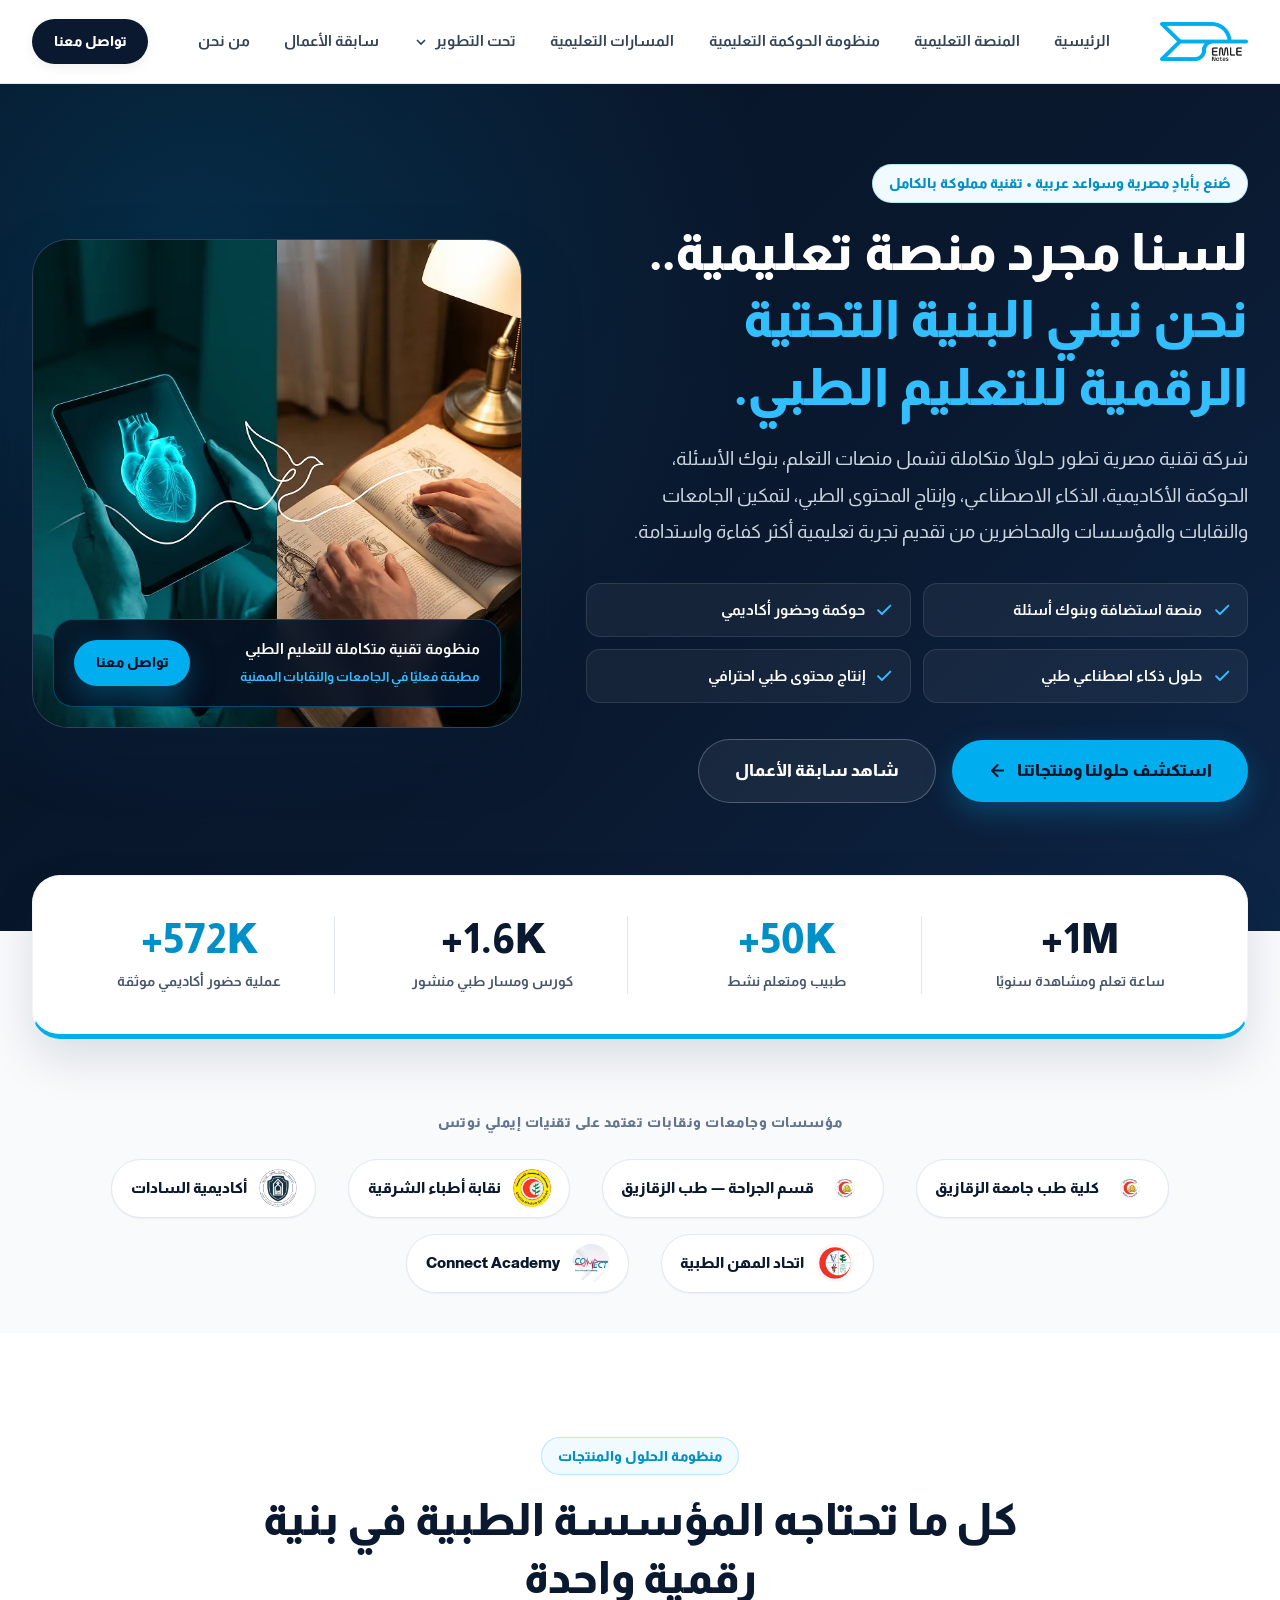
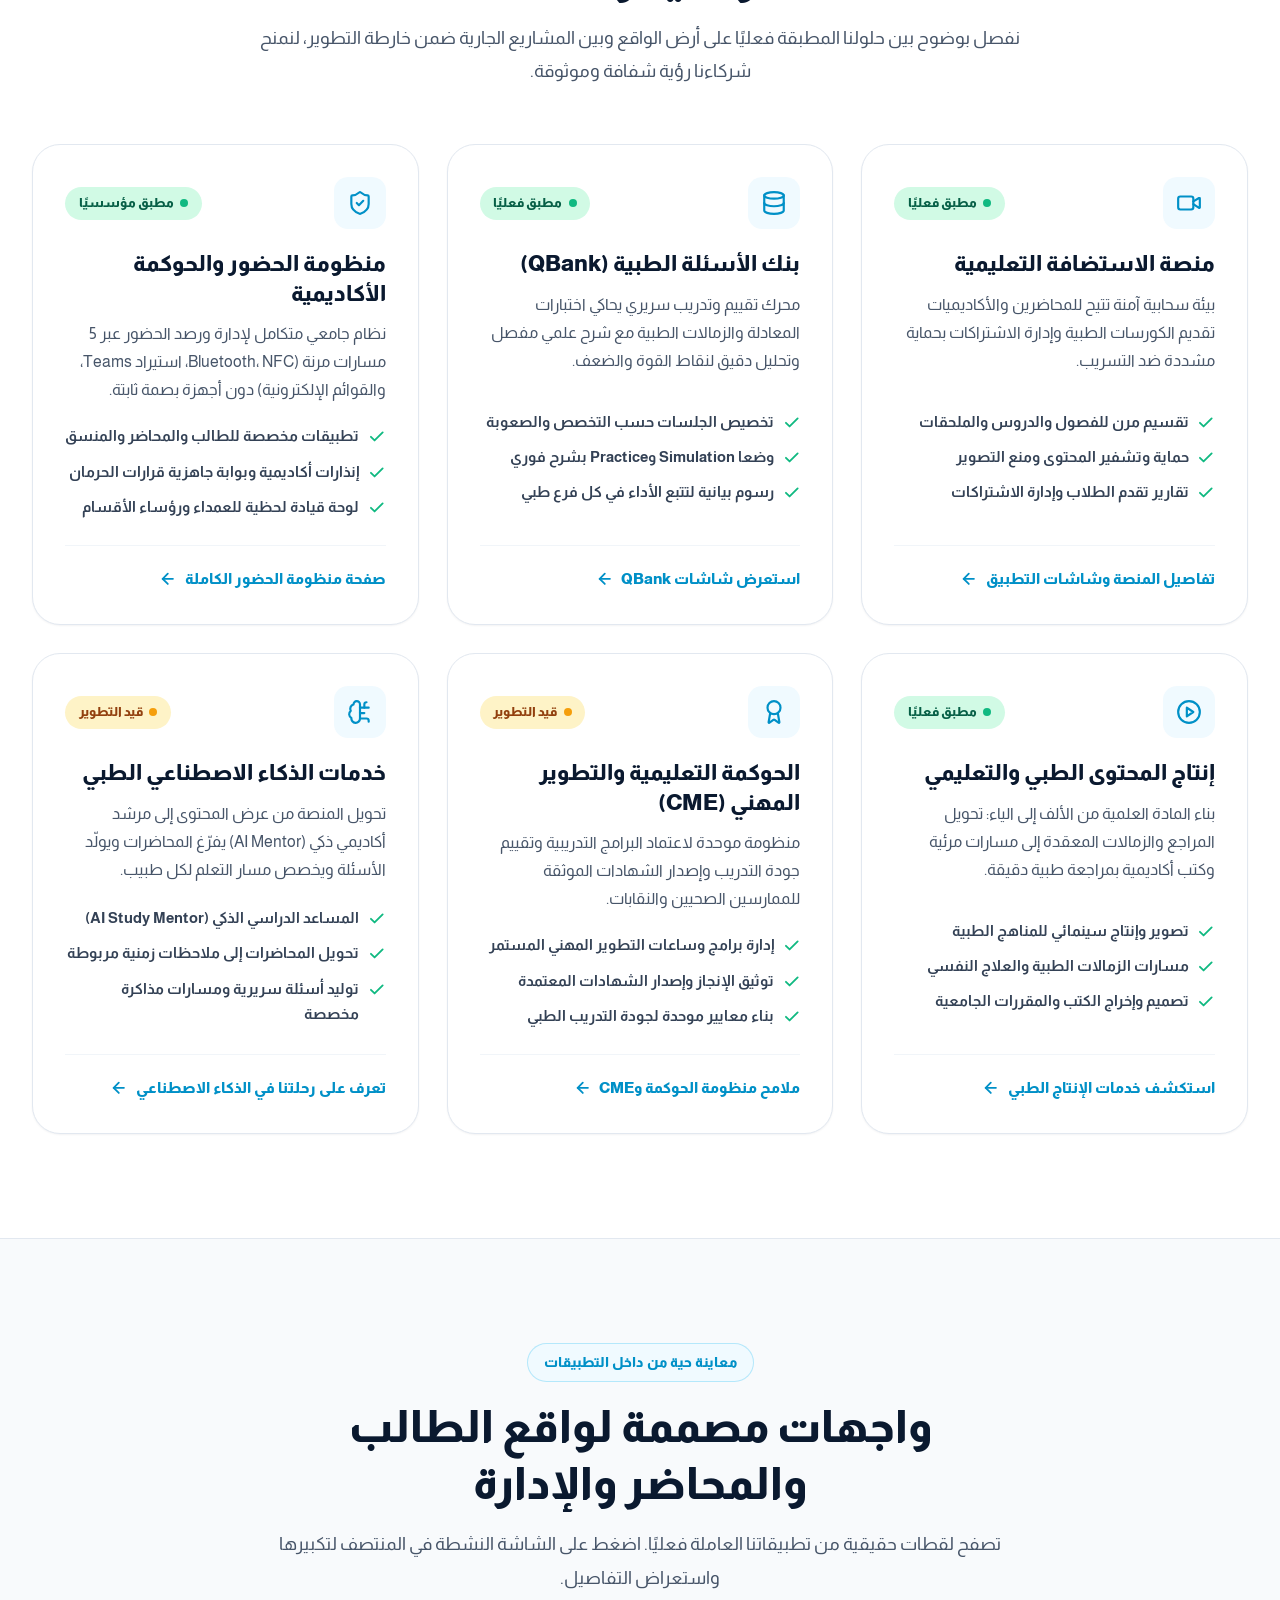
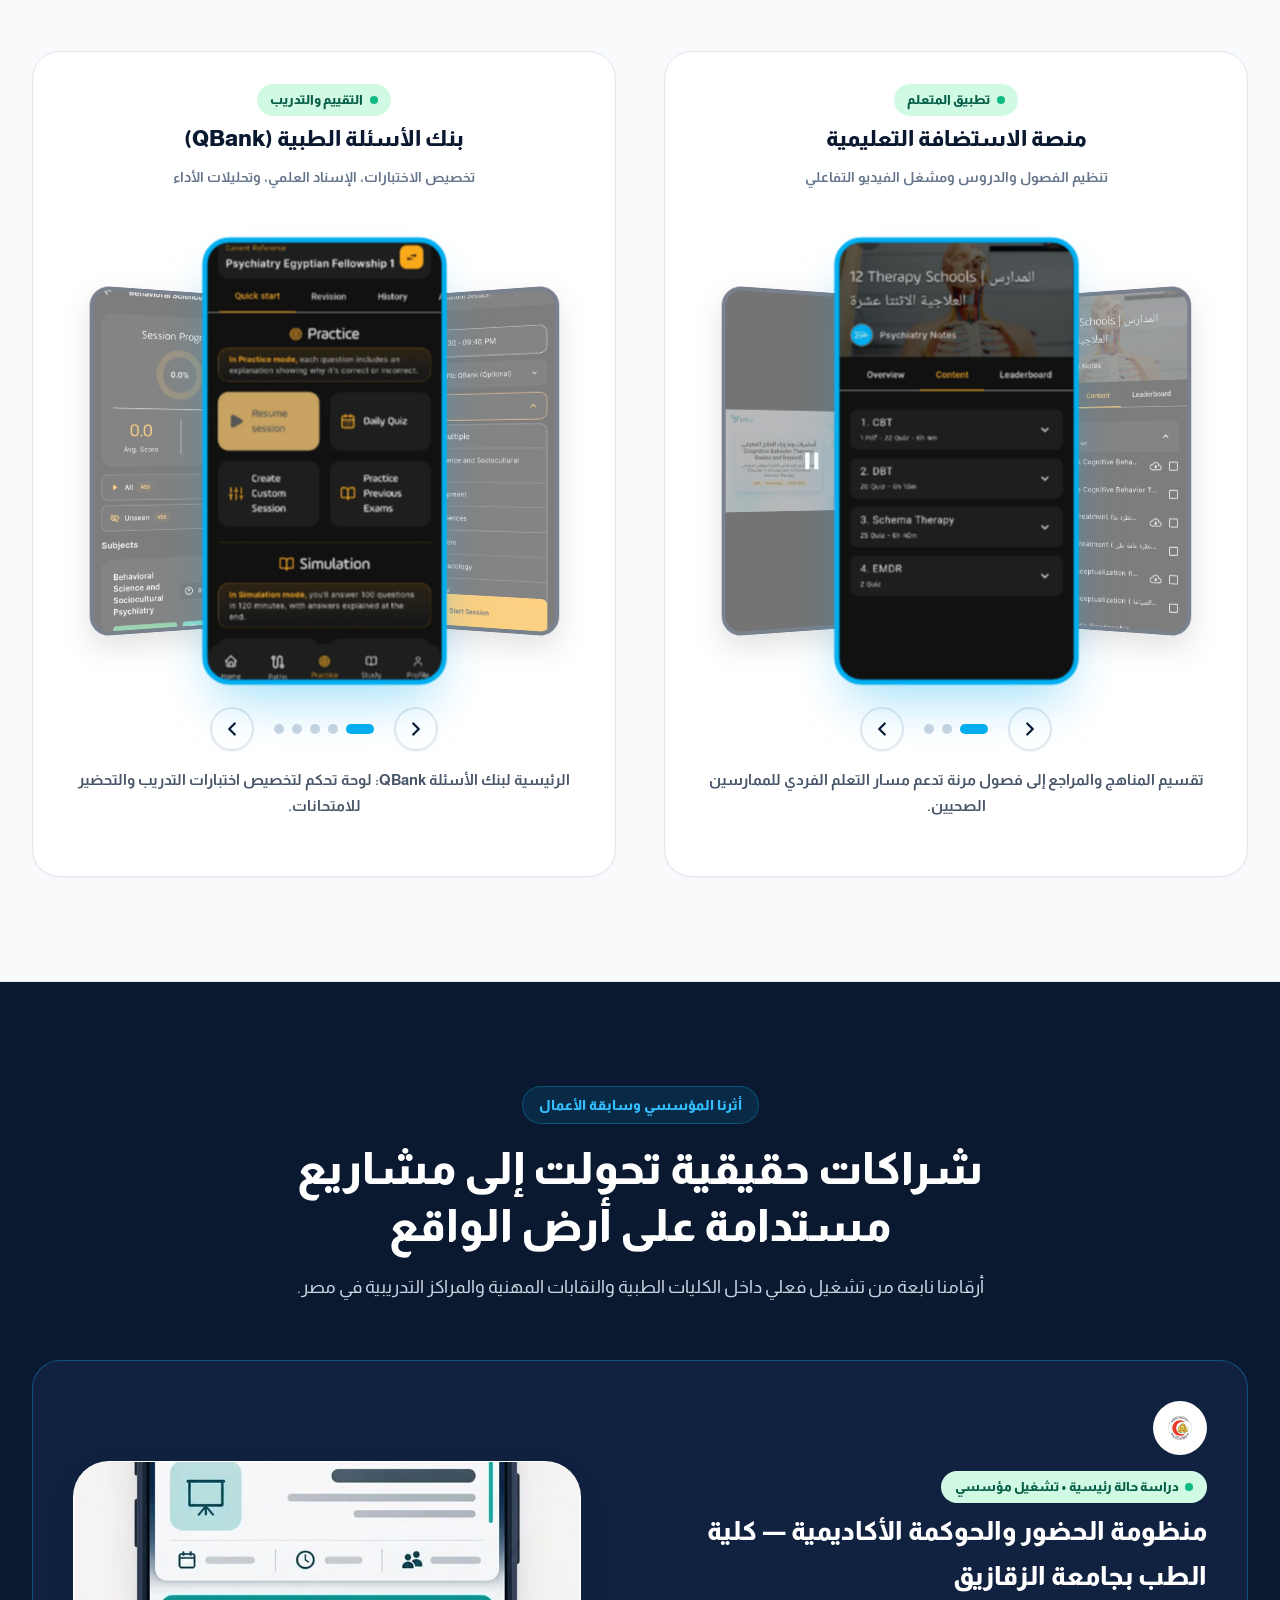
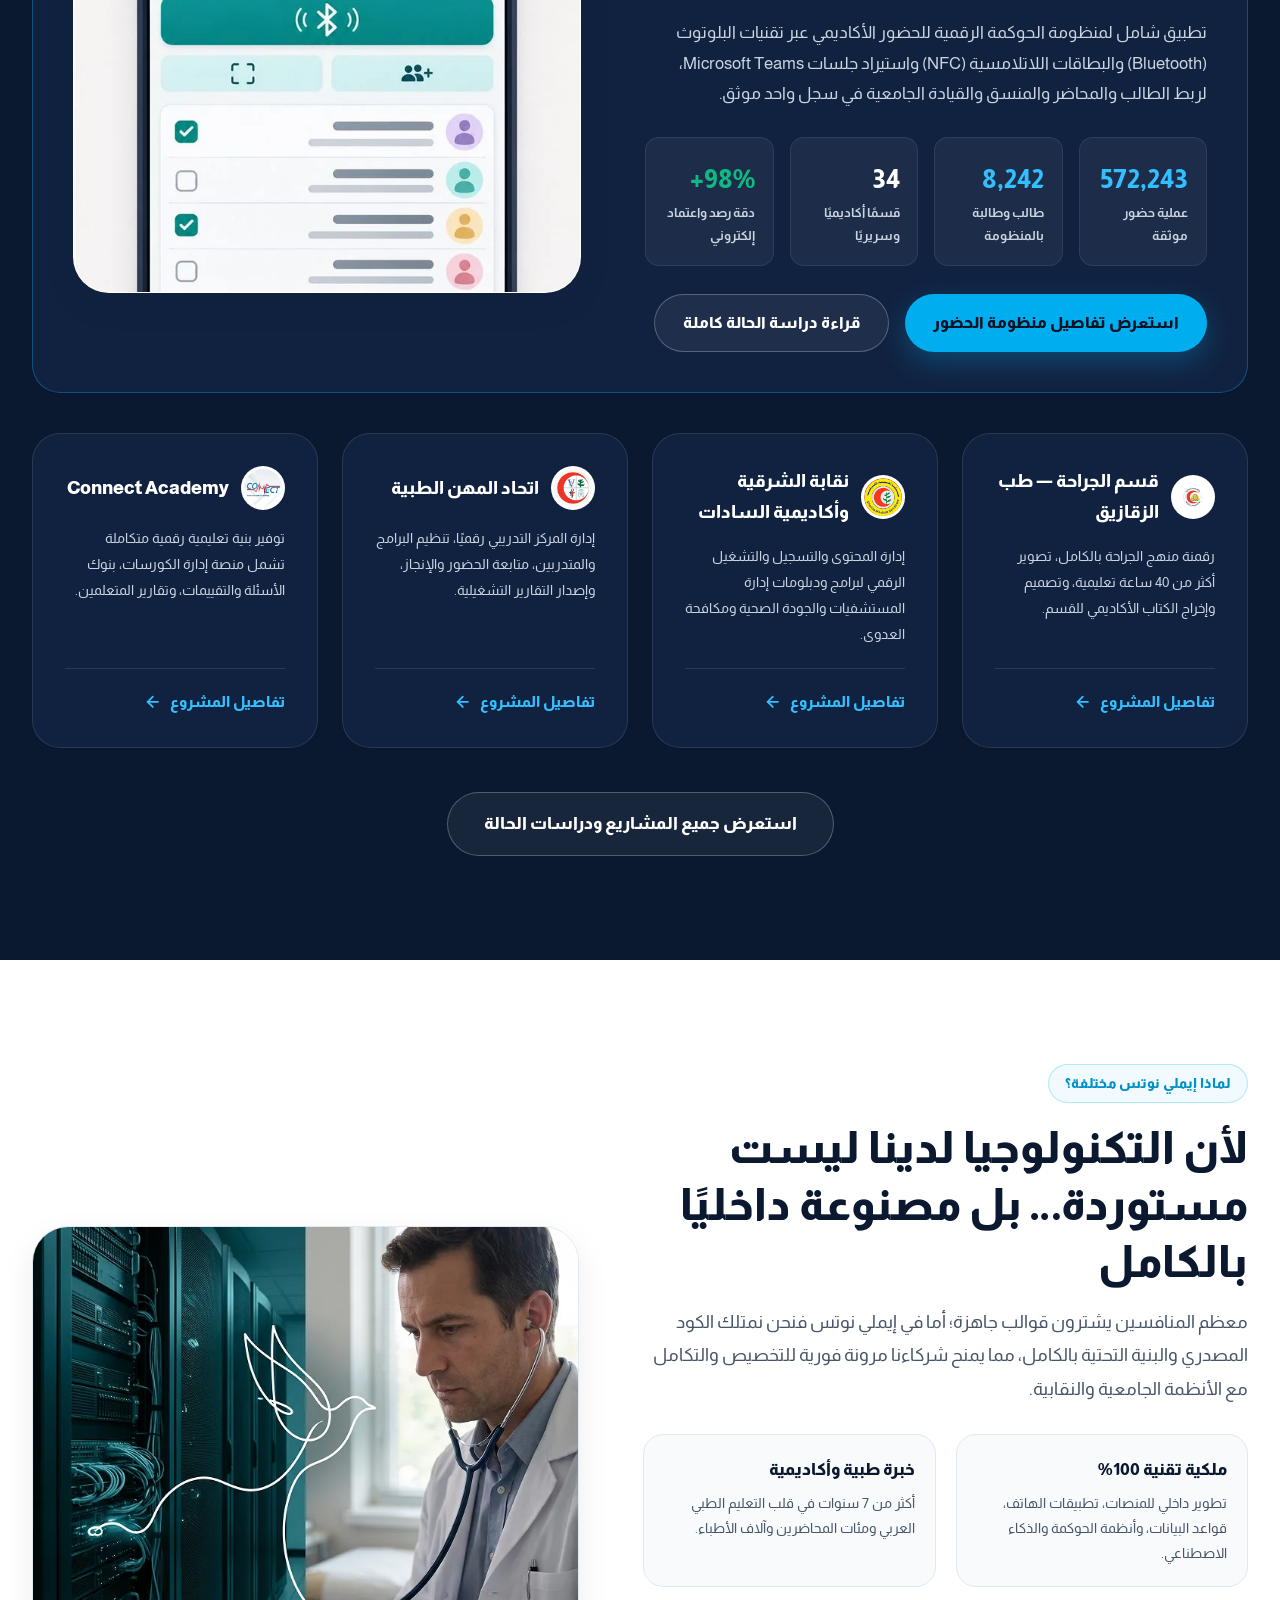
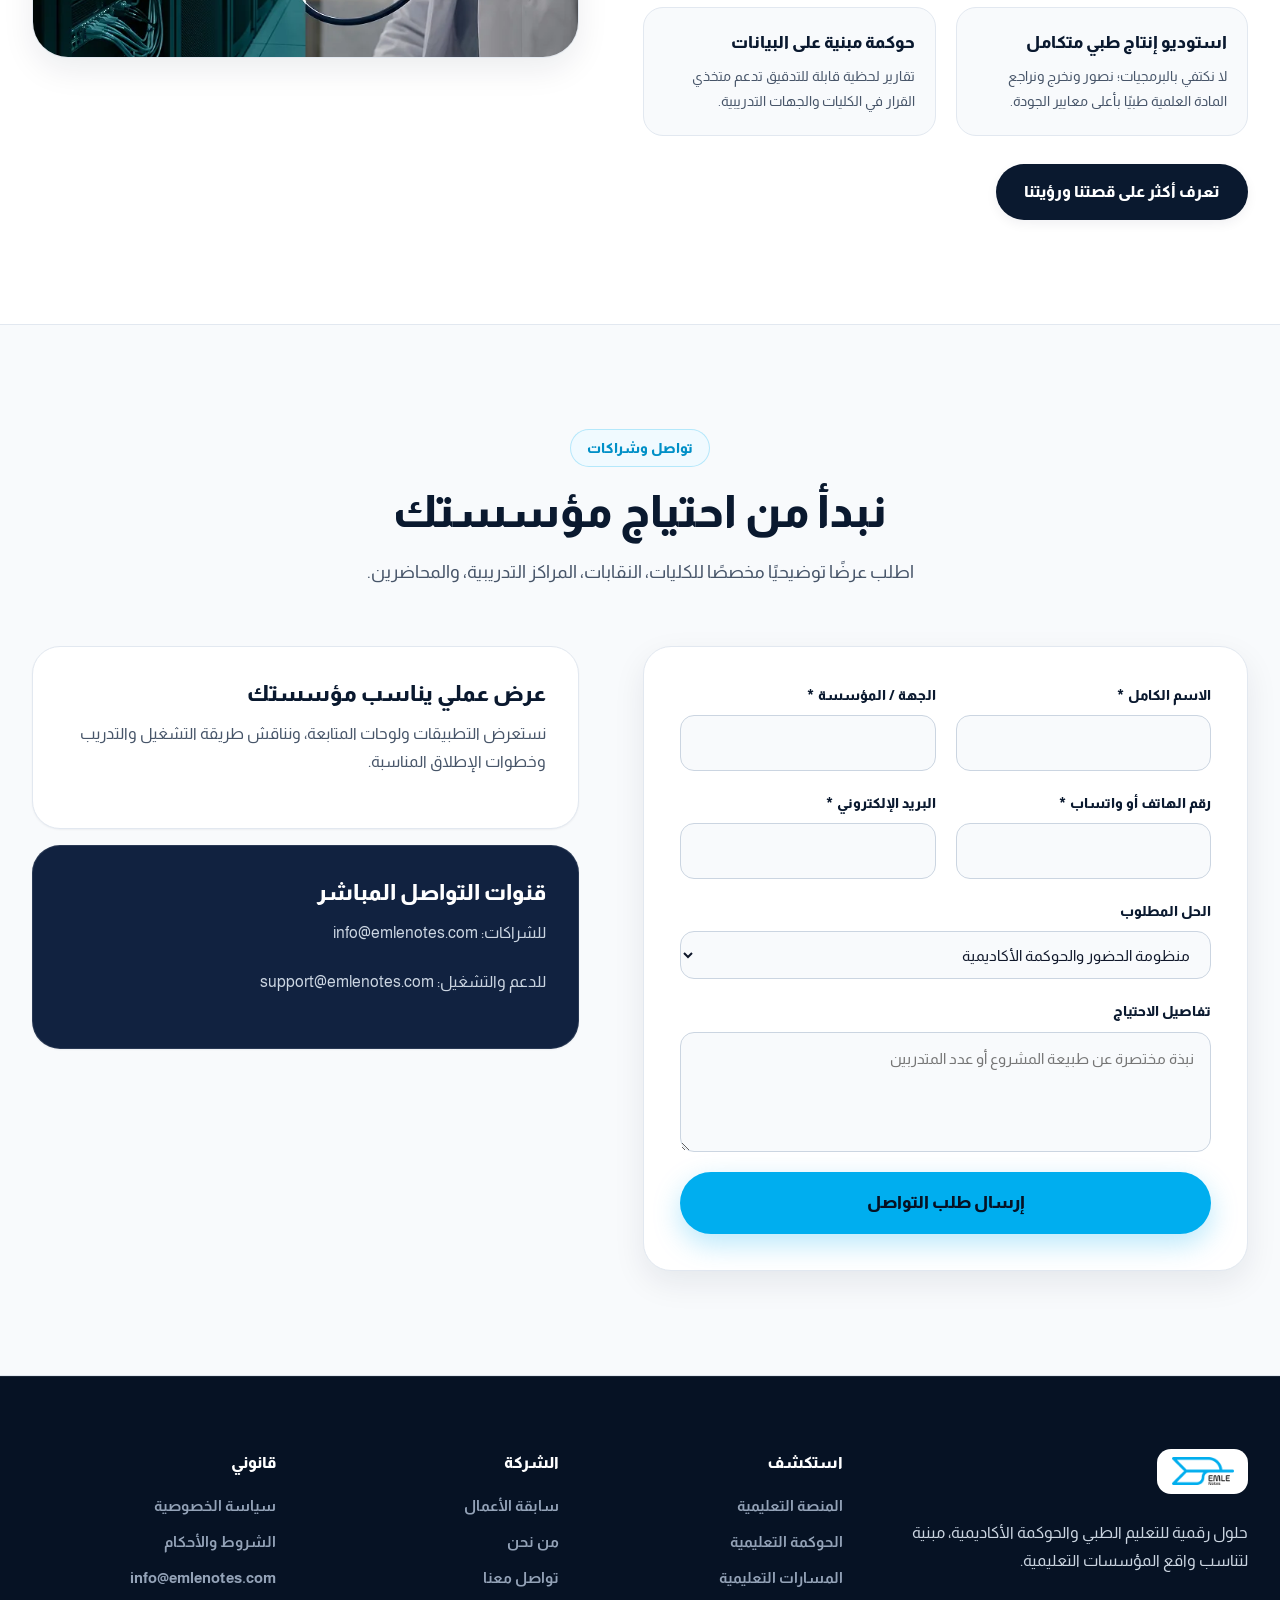
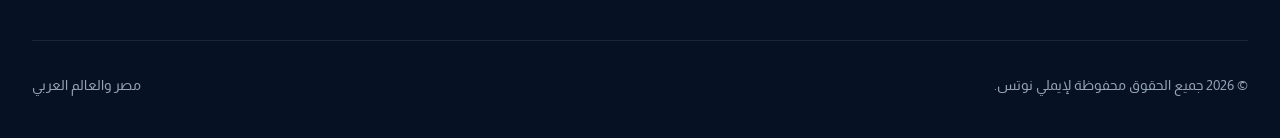
<file: index.html>
<!DOCTYPE html>
<html lang="ar" dir="rtl">
<head>
  <meta charset="UTF-8">
  <meta name="viewport" content="width=device-width, initial-scale=1.0">
  <title>إيملي نوتس | EMLENotes — البنية التحتية الرقمية للتعليم الطبي والحوكمة الأكاديمية</title>
  <meta name="description" content="شركة تقنية مصرية تطور حلولًا متكاملة للتعليم الطبي تشمل منصات الاستضافة، بنوك الأسئلة QBank، الحوكمة الأكاديمية والحضور الذكي، إنتاج المحتوى الطبي، وحلول الذكاء الاصطناعي.">
  <meta name="theme-color" content="#0A192F">

  <!-- Favicons -->
  <link rel="icon" type="image/png" sizes="32x32" href="assets/img/favicon-32.png">
  <link rel="apple-touch-icon" sizes="180x180" href="assets/img/apple-touch-icon.png">

  <!-- Open Graph / Social Sharing -->
  <meta property="og:type" content="website">
  <meta property="og:locale" content="ar_EG">
  <meta property="og:site_name" content="إيملي نوتس | EMLENotes">
  <meta property="og:title" content="إيملي نوتس | البنية التحتية الرقمية للتعليم الطبي">
  <meta property="og:description" content="منصات تعلم، حوكمة أكاديمية، بنوك أسئلة، ذكاء اصطناعي، وإنتاج محتوى طبي للجامعات والنقابات والمؤسسات الصحية.">
  <meta property="og:image" content="assets/img/og-cover.jpg">
  <meta property="og:image:width" content="1200">
  <meta property="og:image:height" content="630">
  <meta name="twitter:card" content="summary_large_image">
  <meta name="twitter:title" content="إيملي نوتس | البنية التحتية الرقمية للتعليم الطبي">
  <meta name="twitter:description" content="شركة تقنية مصرية تبني منصات التعليم الطبي والحوكمة الأكاديمية بملكية تقنية كاملة.">
  <meta name="twitter:image" content="assets/img/og-cover.jpg">

  <!-- Google Fonts: Almarai -->
  <link rel="preconnect" href="https://fonts.googleapis.com">
  <link rel="preconnect" href="https://fonts.gstatic.com" crossorigin>
  <link href="https://fonts.googleapis.com/css2?family=Almarai:wght@300;400;700;800&display=swap" rel="stylesheet">

  <!-- Main Stylesheet -->
  <link rel="stylesheet" href="css/main.css">

  <!-- Structured Data (Schema.org) -->
  <script type="application/ld+json">
  {
    "@context": "https://schema.org",
    "@graph": [
      {
        "@type": "Organization",
        "name": "إيملي نوتس | EMLENotes",
        "alternateName": "EMLENotes",
        "description": "شركة تقنية مصرية متخصصة في بناء البنية التحتية الرقمية للتعليم الطبي والحوكمة الأكاديمية والتطوير المهني المستمر.",
        "logo": "assets/img/emle-logo.webp",
        "areaServed": "EG",
        "knowsAbout": [
          "التعليم الطبي الرقمي",
          "الحوكمة الأكاديمية",
          "بنوك الأسئلة الطبية QBank",
          "أنظمة الحضور والغياب الجامعية عبر Bluetooth وNFC",
          "التطوير المهني المستمر CME",
          "الذكاء الاصطناعي في التعليم الطبي"
        ]
      },
      {
        "@type": "WebSite",
        "name": "إيملي نوتس | EMLENotes",
        "inLanguage": "ar"
      }
    ]
  }
  </script>
</head>
<body>
  <a href="#main-content" class="skip-link">تخطَّ إلى المحتوى الرئيسي</a>

  <!-- =====================================================================
       Header & Multi-Page Navigation
       ===================================================================== -->
  <header class="site-header">
    <div class="container header-inner">
      <a href="index.html" class="brand-logo" aria-label="إيملي نوتس — الصفحة الرئيسية">
        <img src="assets/img/emle-logo.webp" alt="شعار إيملي نوتس EMLENotes" width="140" height="63">
      </a>

      <nav class="main-nav" aria-label="التنقل الرئيسي">
        <a href="index.html" class="nav-link" aria-current="page">الرئيسية</a>
        <a href="about.html" class="nav-link">من نحن</a>

        <div class="nav-dropdown">
          <button type="button" class="nav-link nav-dropdown-toggle" aria-expanded="false" aria-haspopup="true">
            الحلول والمنتجات
            <svg xmlns="http://www.w3.org/2000/svg" viewBox="0 0 24 24" fill="none" stroke="currentColor" stroke-width="2.5" stroke-linecap="round" stroke-linejoin="round" aria-hidden="true"><path d="m6 9 6 6 6-6"/></svg>
          </button>
          <div class="nav-dropdown-menu" role="menu">
            <a href="solutions.html#hosting" class="dropdown-item" role="menuitem">
              <span class="dropdown-item-title">منصة الاستضافة التعليمية <span class="status-badge status-badge--live">مطبق</span></span>
              <span class="dropdown-item-sub">إدارة الكورسات الطبية وحماية المحتوى</span>
            </a>
            <a href="solutions.html#qbank" class="dropdown-item" role="menuitem">
              <span class="dropdown-item-title">بنك الأسئلة الطبية QBank <span class="status-badge status-badge--live">مطبق</span></span>
              <span class="dropdown-item-sub">محاكاة الاختبارات وتحليلات الأداء</span>
            </a>
            <a href="attendance.html" class="dropdown-item" role="menuitem">
              <span class="dropdown-item-title">منظومة الحضور والحوكمة <span class="status-badge status-badge--live">مطبق</span></span>
              <span class="dropdown-item-sub">رصد عبر Bluetooth وNFC وتقارير لحظية</span>
            </a>
            <a href="solutions.html#production" class="dropdown-item" role="menuitem">
              <span class="dropdown-item-title">إنتاج المحتوى الطبي <span class="status-badge status-badge--live">مطبق</span></span>
              <span class="dropdown-item-sub">تصوير ومراجعة علمية وبناء مناهج</span>
            </a>
            <a href="solutions.html#cme-governance" class="dropdown-item" role="menuitem">
              <span class="dropdown-item-title">الحوكمة التعليمية وCME <span class="status-badge status-badge--dev">قيد التطوير</span></span>
              <span class="dropdown-item-sub">اعتماد البرامج المهنية والشهادات</span>
            </a>
            <a href="solutions.html#ai" class="dropdown-item" role="menuitem">
              <span class="dropdown-item-title">حلول الذكاء الاصطناعي <span class="status-badge status-badge--dev">قيد التطوير</span></span>
              <span class="dropdown-item-sub">AI Mentor وتفريغ المحاضرات</span>
            </a>
          </div>
        </div>

        <a href="projects.html" class="nav-link">سابقة الأعمال</a>
        <a href="attendance.html" class="nav-link">منظومة الحضور</a>
        <a href="roadmap.html" class="nav-link">الرؤية وخارطة الطريق</a>
        <a href="contact.html" class="nav-link">تواصل معنا</a>
      </nav>

      <div class="header-actions">
        <a href="projects.html" class="btn btn--outline btn--sm">سابقة الأعمال</a>
        <a href="contact.html" class="btn btn--navy btn--sm">اطلب عرضًا توضيحيًا</a>
      </div>

      <button type="button" id="mobile-menu-toggle" class="mobile-menu-btn" aria-label="فتح القائمة" aria-expanded="false" aria-controls="mobile-drawer">
        <svg xmlns="http://www.w3.org/2000/svg" width="26" height="26" viewBox="0 0 24 24" fill="none" stroke="currentColor" stroke-width="2.2" stroke-linecap="round" stroke-linejoin="round" aria-hidden="true"><path d="M4 6h16"/><path d="M4 12h16"/><path d="M4 18h16"/></svg>
      </button>
    </div>

    <!-- Mobile Navigation Drawer -->
    <div id="mobile-drawer" class="mobile-drawer" aria-label="قائمة الجوال">
      <a href="index.html" class="mobile-nav-link" aria-current="page">الرئيسية</a>
      <a href="about.html" class="mobile-nav-link">من نحن</a>
      <a href="solutions.html" class="mobile-nav-link">الحلول والمنتجات</a>
      <div class="mobile-sublinks">
        <a href="solutions.html#hosting">منصة الاستضافة التعليمية وبنك الأسئلة</a>
        <a href="attendance.html">منظومة الحضور والحوكمة الأكاديمية</a>
        <a href="solutions.html#production">إنتاج المحتوى الطبي والتعليمي</a>
        <a href="solutions.html#cme-governance">نظام الحوكمة وCME (قيد التطوير)</a>
        <a href="solutions.html#ai">خدمات الذكاء الاصطناعي (قيد التطوير)</a>
      </div>
      <a href="projects.html" class="mobile-nav-link">سابقة الأعمال والشراكات</a>
      <a href="roadmap.html" class="mobile-nav-link">الرؤية وخارطة الطريق</a>
      <a href="contact.html" class="mobile-nav-link">تواصل معنا</a>
      <div style="margin-top: 1rem; display: grid; gap: 0.75rem;">
        <a href="contact.html" class="btn btn--primary">اطلب عرضًا توضيحيًا</a>
      </div>
    </div>
  </header>

  <main id="main-content">
    <!-- ===================================================================
         1. Hero Section
         =================================================================== -->
    <section class="hero">
      <div class="container hero-grid">
        <div>
          <span class="eyebrow">صُنع بأيادٍ مصرية وسواعد عربية • تقنية مملوكة بالكامل</span>
          <h1 class="hero-title">
            لسنا مجرد منصة تعليمية..<br>
            <span>نحن نبني البنية التحتية الرقمية للتعليم الطبي.</span>
          </h1>
          <p class="hero-lead">
            شركة تقنية مصرية تطور حلولًا متكاملة تشمل منصات التعلم، بنوك الأسئلة، الحوكمة الأكاديمية، الذكاء الاصطناعي، وإنتاج المحتوى الطبي، لتمكين الجامعات والنقابات والمؤسسات والمحاضرين من تقديم تجربة تعليمية أكثر كفاءة واستدامة.
          </p>

          <div class="hero-pillars" aria-label="ركائز منظومة إيملي نوتس">
            <a href="solutions.html#hosting" class="hero-pillar">
              <svg xmlns="http://www.w3.org/2000/svg" viewBox="0 0 24 24" fill="none" stroke="currentColor" stroke-width="2.5" stroke-linecap="round" stroke-linejoin="round" aria-hidden="true"><path d="M20 6 9 17l-5-5"/></svg>
              <span>منصة استضافة وبنوك أسئلة</span>
            </a>
            <a href="attendance.html" class="hero-pillar">
              <svg xmlns="http://www.w3.org/2000/svg" viewBox="0 0 24 24" fill="none" stroke="currentColor" stroke-width="2.5" stroke-linecap="round" stroke-linejoin="round" aria-hidden="true"><path d="M20 6 9 17l-5-5"/></svg>
              <span>حوكمة وحضور أكاديمي</span>
            </a>
            <a href="solutions.html#ai" class="hero-pillar">
              <svg xmlns="http://www.w3.org/2000/svg" viewBox="0 0 24 24" fill="none" stroke="currentColor" stroke-width="2.5" stroke-linecap="round" stroke-linejoin="round" aria-hidden="true"><path d="M20 6 9 17l-5-5"/></svg>
              <span>حلول ذكاء اصطناعي طبي</span>
            </a>
            <a href="solutions.html#production" class="hero-pillar">
              <svg xmlns="http://www.w3.org/2000/svg" viewBox="0 0 24 24" fill="none" stroke="currentColor" stroke-width="2.5" stroke-linecap="round" stroke-linejoin="round" aria-hidden="true"><path d="M20 6 9 17l-5-5"/></svg>
              <span>إنتاج محتوى طبي احترافي</span>
            </a>
          </div>

          <div class="hero-actions">
            <a href="solutions.html" class="btn btn--primary btn--lg">
              استكشف حلولنا ومنتجاتنا
              <svg class="icon-arrow" xmlns="http://www.w3.org/2000/svg" viewBox="0 0 24 24" fill="none" stroke="currentColor" stroke-width="2.5" stroke-linecap="round" stroke-linejoin="round" aria-hidden="true"><path d="m12 19-7-7 7-7"/><path d="M19 12H5"/></svg>
            </a>
            <a href="projects.html" class="btn btn--outline-light btn--lg">شاهد سابقة الأعمال</a>
          </div>
        </div>

        <div class="hero-visual">
          <div class="hero-visual-frame">
            <img src="assets/img/hero-ecosystem.webp" alt="بوابة طالب الطب والممارس الصحي للوصول لأحدث تقنيات التعليم الطبي الرقمي" width="720" height="720" fetchpriority="high">
            <div class="hero-floating-card">
              <div>
                <strong>منظومة تقنية متكاملة للتعليم الطبي</strong>
                <span>مطبقة فعليًا في الجامعات والنقابات المهنية</span>
              </div>
              <a href="contact.html" class="btn btn--primary btn--sm">تواصل معنا</a>
            </div>
          </div>
        </div>
      </div>
    </section>

    <!-- ===================================================================
         2. Key Metrics Strip (Unified Single Source of Truth)
         =================================================================== -->
    <div class="container stats-overlap">
      <div class="stats-bar" aria-label="أبرز مؤشرات الأثر">
        <div class="stat-item">
          <strong class="stat-number">+1M</strong>
          <p class="stat-label">ساعة تعلم ومشاهدة سنويًا</p>
        </div>
        <div class="stat-item">
          <strong class="stat-number stat-number--cyan">+50K</strong>
          <p class="stat-label">طبيب ومتعلم نشط</p>
        </div>
        <div class="stat-item">
          <strong class="stat-number">+1.6K</strong>
          <p class="stat-label">كورس ومسار طبي منشور</p>
        </div>
        <div class="stat-item">
          <strong class="stat-number stat-number--cyan">+572K</strong>
          <p class="stat-label">عملية حضور أكاديمي موثقة</p>
        </div>
      </div>
    </div>

    <!-- ===================================================================
         3. Institutional Partners Strip
         =================================================================== -->
    <section class="partners-strip" aria-label="مؤسسات تعتمد على تقنياتنا">
      <div class="container">
        <p class="partners-strip-title">مؤسسات وجامعات ونقابات تعتمد على تقنيات إيملي نوتس</p>
        <div class="partners-logos">
          <a href="projects.html#zagazig-attendance" class="partner-pill">
            <img src="assets/img/partner-zagazig.svg" alt="كلية طب جامعة الزقازيق" width="38" height="38" loading="lazy">
            <span>كلية طب جامعة الزقازيق</span>
          </a>
          <a href="projects.html#zagazig-surgery" class="partner-pill">
            <img src="assets/img/partner-zagazig.svg" alt="قسم الجراحة بطب الزقازيق" width="38" height="38" loading="lazy">
            <span>قسم الجراحة — طب الزقازيق</span>
          </a>
          <a href="projects.html#sharkia-sadat" class="partner-pill">
            <img src="assets/img/partner-sharkia.webp" alt="نقابة أطباء الشرقية" width="38" height="38" loading="lazy">
            <span>نقابة أطباء الشرقية</span>
          </a>
          <a href="projects.html#sharkia-sadat" class="partner-pill">
            <img src="assets/img/partner-sadat.webp" alt="أكاديمية السادات للعلوم الإدارية" width="38" height="38" loading="lazy">
            <span>أكاديمية السادات</span>
          </a>
          <a href="projects.html#medical-union" class="partner-pill">
            <img src="assets/img/partner-union.webp" alt="اتحاد نقابات المهن الطبية" width="38" height="38" loading="lazy">
            <span>اتحاد المهن الطبية</span>
          </a>
          <a href="projects.html#connect-academy" class="partner-pill">
            <img src="assets/img/partner-connect.webp" alt="Connect Academy" width="38" height="38" loading="lazy">
            <span>Connect Academy</span>
          </a>
        </div>
      </div>
    </section>

    <!-- ===================================================================
         4. Ecosystem Solutions Overview (Links to dedicated pages)
         =================================================================== -->
    <section id="solutions" class="section section--white">
      <div class="container">
        <div class="section-header">
          <span class="eyebrow">منظومة الحلول والمنتجات</span>
          <h2 class="section-title">كل ما تحتاجه المؤسسة الطبية في بنية رقمية واحدة</h2>
          <p class="section-desc">
            نفصل بوضوح بين حلولنا المطبقة فعليًا على أرض الواقع وبين المشاريع الجارية ضمن خارطة التطوير، لنمنح شركاءنا رؤية شفافة وموثوقة.
          </p>
        </div>

        <div class="grid-3">
          <!-- Solution 1: Hosting Platform -->
          <article class="card">
            <div class="card-top">
              <div class="card-icon" style="margin-bottom:0;">
                <svg xmlns="http://www.w3.org/2000/svg" viewBox="0 0 24 24" fill="none" stroke="currentColor" stroke-width="2" stroke-linecap="round" stroke-linejoin="round" aria-hidden="true"><path d="m16 13 5.223 3.482a.5.5 0 0 0 .777-.416V7.87a.5.5 0 0 0-.752-.432L16 10.5"/><rect x="2" y="6" width="14" height="12" rx="2"/></svg>
              </div>
              <span class="status-badge status-badge--live">مطبق فعليًا</span>
            </div>
            <h3 class="card-title">منصة الاستضافة التعليمية</h3>
            <p class="card-text">بيئة سحابية آمنة تتيح للمحاضرين والأكاديميات تقديم الكورسات الطبية وإدارة الاشتراكات بحماية مشددة ضد التسريب.</p>
            <ul class="card-list">
              <li>
                <svg xmlns="http://www.w3.org/2000/svg" viewBox="0 0 24 24" fill="none" stroke="currentColor" stroke-width="2.5" stroke-linecap="round" stroke-linejoin="round" aria-hidden="true"><path d="M20 6 9 17l-5-5"/></svg>
                تقسيم مرن للفصول والدروس والملحقات
              </li>
              <li>
                <svg xmlns="http://www.w3.org/2000/svg" viewBox="0 0 24 24" fill="none" stroke="currentColor" stroke-width="2.5" stroke-linecap="round" stroke-linejoin="round" aria-hidden="true"><path d="M20 6 9 17l-5-5"/></svg>
                حماية وتشفير المحتوى ومنع التصوير
              </li>
              <li>
                <svg xmlns="http://www.w3.org/2000/svg" viewBox="0 0 24 24" fill="none" stroke="currentColor" stroke-width="2.5" stroke-linecap="round" stroke-linejoin="round" aria-hidden="true"><path d="M20 6 9 17l-5-5"/></svg>
                تقارير تقدم الطلاب وإدارة الاشتراكات
              </li>
            </ul>
            <div class="card-footer">
              <a href="solutions.html#hosting" class="link-arrow">
                تفاصيل المنصة وشاشات التطبيق
                <svg xmlns="http://www.w3.org/2000/svg" viewBox="0 0 24 24" fill="none" stroke="currentColor" stroke-width="2.5" stroke-linecap="round" stroke-linejoin="round" aria-hidden="true"><path d="m12 19-7-7 7-7"/><path d="M19 12H5"/></svg>
              </a>
            </div>
          </article>

          <!-- Solution 2: QBank -->
          <article class="card">
            <div class="card-top">
              <div class="card-icon" style="margin-bottom:0;">
                <svg xmlns="http://www.w3.org/2000/svg" viewBox="0 0 24 24" fill="none" stroke="currentColor" stroke-width="2" stroke-linecap="round" stroke-linejoin="round" aria-hidden="true"><ellipse cx="12" cy="5" rx="9" ry="3"/><path d="M3 5V19A9 3 0 0 0 21 19V5"/><path d="M3 12A9 3 0 0 0 21 12"/></svg>
              </div>
              <span class="status-badge status-badge--live">مطبق فعليًا</span>
            </div>
            <h3 class="card-title">بنك الأسئلة الطبية (QBank)</h3>
            <p class="card-text">محرك تقييم وتدريب سريري يحاكي اختبارات المعادلة والزمالات الطبية مع شرح علمي مفصل وتحليل دقيق لنقاط القوة والضعف.</p>
            <ul class="card-list">
              <li>
                <svg xmlns="http://www.w3.org/2000/svg" viewBox="0 0 24 24" fill="none" stroke="currentColor" stroke-width="2.5" stroke-linecap="round" stroke-linejoin="round" aria-hidden="true"><path d="M20 6 9 17l-5-5"/></svg>
                تخصيص الجلسات حسب التخصص والصعوبة
              </li>
              <li>
                <svg xmlns="http://www.w3.org/2000/svg" viewBox="0 0 24 24" fill="none" stroke="currentColor" stroke-width="2.5" stroke-linecap="round" stroke-linejoin="round" aria-hidden="true"><path d="M20 6 9 17l-5-5"/></svg>
                وضعا Simulation وPractice بشرح فوري
              </li>
              <li>
                <svg xmlns="http://www.w3.org/2000/svg" viewBox="0 0 24 24" fill="none" stroke="currentColor" stroke-width="2.5" stroke-linecap="round" stroke-linejoin="round" aria-hidden="true"><path d="M20 6 9 17l-5-5"/></svg>
                رسوم بيانية لتتبع الأداء في كل فرع طبي
              </li>
            </ul>
            <div class="card-footer">
              <a href="solutions.html#qbank" class="link-arrow">
                استعرض شاشات QBank
                <svg xmlns="http://www.w3.org/2000/svg" viewBox="0 0 24 24" fill="none" stroke="currentColor" stroke-width="2.5" stroke-linecap="round" stroke-linejoin="round" aria-hidden="true"><path d="m12 19-7-7 7-7"/><path d="M19 12H5"/></svg>
              </a>
            </div>
          </article>

          <!-- Solution 3: Academic Attendance & Governance -->
          <article class="card">
            <div class="card-top">
              <div class="card-icon" style="margin-bottom:0;">
                <svg xmlns="http://www.w3.org/2000/svg" viewBox="0 0 24 24" fill="none" stroke="currentColor" stroke-width="2" stroke-linecap="round" stroke-linejoin="round" aria-hidden="true"><path d="M20 13c0 5-3.5 7.5-7.66 8.95a1 1 0 0 1-.67-.01C7.5 20.5 4 18 4 13V6a1 1 0 0 1 1-1c2 0 4.5-1.2 6.24-2.72a1.17 1.17 0 0 1 1.52 0C14.51 3.81 17 5 19 5a1 1 0 0 1 1 1z"/><path d="m9 12 2 2 4-4"/></svg>
              </div>
              <span class="status-badge status-badge--live">مطبق مؤسسيًا</span>
            </div>
            <h3 class="card-title">منظومة الحضور والحوكمة الأكاديمية</h3>
            <p class="card-text">نظام جامعي متكامل لإدارة ورصد الحضور عبر 5 مسارات مرنة (Bluetooth، NFC، استيراد Teams، والقوائم الإلكترونية) دون أجهزة بصمة ثابتة.</p>
            <ul class="card-list">
              <li>
                <svg xmlns="http://www.w3.org/2000/svg" viewBox="0 0 24 24" fill="none" stroke="currentColor" stroke-width="2.5" stroke-linecap="round" stroke-linejoin="round" aria-hidden="true"><path d="M20 6 9 17l-5-5"/></svg>
                تطبيقات مخصصة للطالب والمحاضر والمنسق
              </li>
              <li>
                <svg xmlns="http://www.w3.org/2000/svg" viewBox="0 0 24 24" fill="none" stroke="currentColor" stroke-width="2.5" stroke-linecap="round" stroke-linejoin="round" aria-hidden="true"><path d="M20 6 9 17l-5-5"/></svg>
                إنذارات أكاديمية وبوابة جاهزية قرارات الحرمان
              </li>
              <li>
                <svg xmlns="http://www.w3.org/2000/svg" viewBox="0 0 24 24" fill="none" stroke="currentColor" stroke-width="2.5" stroke-linecap="round" stroke-linejoin="round" aria-hidden="true"><path d="M20 6 9 17l-5-5"/></svg>
                لوحة قيادة لحظية للعمداء ورؤساء الأقسام
              </li>
            </ul>
            <div class="card-footer">
              <a href="attendance.html" class="link-arrow">
                صفحة منظومة الحضور الكاملة
                <svg xmlns="http://www.w3.org/2000/svg" viewBox="0 0 24 24" fill="none" stroke="currentColor" stroke-width="2.5" stroke-linecap="round" stroke-linejoin="round" aria-hidden="true"><path d="m12 19-7-7 7-7"/><path d="M19 12H5"/></svg>
              </a>
            </div>
          </article>

          <!-- Solution 4: Medical Content Production -->
          <article class="card">
            <div class="card-top">
              <div class="card-icon" style="margin-bottom:0;">
                <svg xmlns="http://www.w3.org/2000/svg" viewBox="0 0 24 24" fill="none" stroke="currentColor" stroke-width="2" stroke-linecap="round" stroke-linejoin="round" aria-hidden="true"><circle cx="12" cy="12" r="10"/><polygon points="10 8 16 12 10 16 10 8"/></svg>
              </div>
              <span class="status-badge status-badge--live">مطبق فعليًا</span>
            </div>
            <h3 class="card-title">إنتاج المحتوى الطبي والتعليمي</h3>
            <p class="card-text">بناء المادة العلمية من الألف إلى الياء: تحويل المراجع والزمالات المعقدة إلى مسارات مرئية وكتب أكاديمية بمراجعة طبية دقيقة.</p>
            <ul class="card-list">
              <li>
                <svg xmlns="http://www.w3.org/2000/svg" viewBox="0 0 24 24" fill="none" stroke="currentColor" stroke-width="2.5" stroke-linecap="round" stroke-linejoin="round" aria-hidden="true"><path d="M20 6 9 17l-5-5"/></svg>
                تصوير وإنتاج سينمائي للمناهج الطبية
              </li>
              <li>
                <svg xmlns="http://www.w3.org/2000/svg" viewBox="0 0 24 24" fill="none" stroke="currentColor" stroke-width="2.5" stroke-linecap="round" stroke-linejoin="round" aria-hidden="true"><path d="M20 6 9 17l-5-5"/></svg>
                مسارات الزمالات الطبية والعلاج النفسي
              </li>
              <li>
                <svg xmlns="http://www.w3.org/2000/svg" viewBox="0 0 24 24" fill="none" stroke="currentColor" stroke-width="2.5" stroke-linecap="round" stroke-linejoin="round" aria-hidden="true"><path d="M20 6 9 17l-5-5"/></svg>
                تصميم وإخراج الكتب والمقررات الجامعية
              </li>
            </ul>
            <div class="card-footer">
              <a href="solutions.html#production" class="link-arrow">
                استكشف خدمات الإنتاج الطبي
                <svg xmlns="http://www.w3.org/2000/svg" viewBox="0 0 24 24" fill="none" stroke="currentColor" stroke-width="2.5" stroke-linecap="round" stroke-linejoin="round" aria-hidden="true"><path d="m12 19-7-7 7-7"/><path d="M19 12H5"/></svg>
              </a>
            </div>
          </article>

          <!-- Solution 5: CME & Full Educational Governance -->
          <article class="card">
            <div class="card-top">
              <div class="card-icon" style="margin-bottom:0;">
                <svg xmlns="http://www.w3.org/2000/svg" viewBox="0 0 24 24" fill="none" stroke="currentColor" stroke-width="2" stroke-linecap="round" stroke-linejoin="round" aria-hidden="true"><path d="m15.477 12.89 1.515 8.526a.5.5 0 0 1-.81.47l-3.58-2.687a1 1 0 0 0-1.197 0l-3.586 2.686a.5.5 0 0 1-.81-.469l1.514-8.526"/><circle cx="12" cy="8" r="6"/></svg>
              </div>
              <span class="status-badge status-badge--dev">قيد التطوير</span>
            </div>
            <h3 class="card-title">الحوكمة التعليمية والتطوير المهني (CME)</h3>
            <p class="card-text">منظومة موحدة لاعتماد البرامج التدريبية وتقييم جودة التدريب وإصدار الشهادات الموثقة للممارسين الصحيين والنقابات.</p>
            <ul class="card-list">
              <li>
                <svg xmlns="http://www.w3.org/2000/svg" viewBox="0 0 24 24" fill="none" stroke="currentColor" stroke-width="2.5" stroke-linecap="round" stroke-linejoin="round" aria-hidden="true"><path d="M20 6 9 17l-5-5"/></svg>
                إدارة برامج وساعات التطوير المهني المستمر
              </li>
              <li>
                <svg xmlns="http://www.w3.org/2000/svg" viewBox="0 0 24 24" fill="none" stroke="currentColor" stroke-width="2.5" stroke-linecap="round" stroke-linejoin="round" aria-hidden="true"><path d="M20 6 9 17l-5-5"/></svg>
                توثيق الإنجاز وإصدار الشهادات المعتمدة
              </li>
              <li>
                <svg xmlns="http://www.w3.org/2000/svg" viewBox="0 0 24 24" fill="none" stroke="currentColor" stroke-width="2.5" stroke-linecap="round" stroke-linejoin="round" aria-hidden="true"><path d="M20 6 9 17l-5-5"/></svg>
                بناء معايير موحدة لجودة التدريب الطبي
              </li>
            </ul>
            <div class="card-footer">
              <a href="solutions.html#cme-governance" class="link-arrow">
                ملامح منظومة الحوكمة وCME
                <svg xmlns="http://www.w3.org/2000/svg" viewBox="0 0 24 24" fill="none" stroke="currentColor" stroke-width="2.5" stroke-linecap="round" stroke-linejoin="round" aria-hidden="true"><path d="m12 19-7-7 7-7"/><path d="M19 12H5"/></svg>
              </a>
            </div>
          </article>

          <!-- Solution 6: Medical AI Services -->
          <article class="card">
            <div class="card-top">
              <div class="card-icon" style="margin-bottom:0;">
                <svg xmlns="http://www.w3.org/2000/svg" viewBox="0 0 24 24" fill="none" stroke="currentColor" stroke-width="2" stroke-linecap="round" stroke-linejoin="round" aria-hidden="true"><path d="M12 5a3 3 0 1 0-5.997.125 4 4 0 0 0-2.526 5.77 4 4 0 0 0 .556 6.588A4 4 0 1 0 12 18Z"/><path d="M12 13h4"/><path d="M12 18h6a2 2 0 0 1 2 2v1"/><path d="M12 8h8"/><path d="M16 8V5a2 2 0 0 1 2-2"/></svg>
              </div>
              <span class="status-badge status-badge--dev">قيد التطوير</span>
            </div>
            <h3 class="card-title">خدمات الذكاء الاصطناعي الطبي</h3>
            <p class="card-text">تحويل المنصة من عرض المحتوى إلى مرشد أكاديمي ذكي (AI Mentor) يفرّغ المحاضرات ويولّد الأسئلة ويخصص مسار التعلم لكل طبيب.</p>
            <ul class="card-list">
              <li>
                <svg xmlns="http://www.w3.org/2000/svg" viewBox="0 0 24 24" fill="none" stroke="currentColor" stroke-width="2.5" stroke-linecap="round" stroke-linejoin="round" aria-hidden="true"><path d="M20 6 9 17l-5-5"/></svg>
                المساعد الدراسي الذكي (AI Study Mentor)
              </li>
              <li>
                <svg xmlns="http://www.w3.org/2000/svg" viewBox="0 0 24 24" fill="none" stroke="currentColor" stroke-width="2.5" stroke-linecap="round" stroke-linejoin="round" aria-hidden="true"><path d="M20 6 9 17l-5-5"/></svg>
                تحويل المحاضرات إلى ملاحظات زمنية مربوطة
              </li>
              <li>
                <svg xmlns="http://www.w3.org/2000/svg" viewBox="0 0 24 24" fill="none" stroke="currentColor" stroke-width="2.5" stroke-linecap="round" stroke-linejoin="round" aria-hidden="true"><path d="M20 6 9 17l-5-5"/></svg>
                توليد أسئلة سريرية ومسارات مذاكرة مخصصة
              </li>
            </ul>
            <div class="card-footer">
              <a href="solutions.html#ai" class="link-arrow">
                تعرف على رحلتنا في الذكاء الاصطناعي
                <svg xmlns="http://www.w3.org/2000/svg" viewBox="0 0 24 24" fill="none" stroke="currentColor" stroke-width="2.5" stroke-linecap="round" stroke-linejoin="round" aria-hidden="true"><path d="m12 19-7-7 7-7"/><path d="M19 12H5"/></svg>
              </a>
            </div>
          </article>
        </div>
      </div>
    </section>

    <!-- ===================================================================
         5. Interactive App Previews (Hosting, QBank, Attendance)
         =================================================================== -->
    <section class="section section--slate" id="app-previews">
      <div class="container">
        <div class="section-header">
          <span class="eyebrow">معاينة حية من داخل التطبيقات</span>
          <h2 class="section-title">واجهات مصممة لواقع الطالب والمحاضر والإدارة</h2>
          <p class="section-desc">
            تصفح لقطات حقيقية من تطبيقاتنا العاملة فعليًا. اضغط على الشاشة النشطة في المنتصف لتكبيرها واستعراض التفاصيل.
          </p>
        </div>

        <div class="grid-2" style="align-items: start; gap: 3rem;">
          <!-- Coverflow 1: Course Hosting -->
          <div class="card" style="padding: 2rem 1.25rem;">
            <div style="text-align: center; margin-bottom: 1rem;">
              <span class="status-badge status-badge--live" style="margin-bottom: 0.5rem;">تطبيق المتعلم</span>
              <h3 class="card-title">منصة الاستضافة التعليمية</h3>
              <p style="font-size: 0.9rem; color: var(--slate-500); font-weight: 700;">تنظيم الفصول والدروس ومشغل الفيديو التفاعلي</p>
            </div>
            <div class="coverflow-wrapper">
              <div class="coverflow-container" id="coverflow-hosting">
                <div class="coverflow-slide">
                  <img src="assets/img/app-chapters.webp" alt="تقسيم المناهج والمراجع إلى فصول مرنة تدعم مسار التعلم الفردي للممارسين الصحيين." width="360" height="800" loading="lazy">
                </div>
                <div class="coverflow-slide">
                  <img src="assets/img/app-lessons.webp" alt="واجهة تنظيم الدروس والمقاطع التعليمية لتوفير تجربة تصفح سريعة ومنسقة." width="360" height="800" loading="lazy">
                </div>
                <div class="coverflow-slide">
                  <img src="assets/img/app-videos.webp" alt="شاشة عرض الفيديوهات التفاعلية مع دعم الملحقات والملخصات الفورية لكل درس طبي." width="360" height="800" loading="lazy">
                </div>
              </div>
              <div class="coverflow-controls">
                <button type="button" class="coverflow-arrow" data-coverflow-prev="coverflow-hosting" aria-label="الشاشة السابقة">
                  <svg xmlns="http://www.w3.org/2000/svg" width="22" height="22" viewBox="0 0 24 24" fill="none" stroke="currentColor" stroke-width="2.5" stroke-linecap="round" stroke-linejoin="round" aria-hidden="true"><path d="m9 18 6-6-6-6"/></svg>
                </button>
                <div class="coverflow-dots" id="dots-coverflow-hosting"></div>
                <button type="button" class="coverflow-arrow" data-coverflow-next="coverflow-hosting" aria-label="الشاشة التالية">
                  <svg xmlns="http://www.w3.org/2000/svg" width="22" height="22" viewBox="0 0 24 24" fill="none" stroke="currentColor" stroke-width="2.5" stroke-linecap="round" stroke-linejoin="round" aria-hidden="true"><path d="m15 18-6-6 6-6"/></svg>
                </button>
              </div>
              <p id="caption-coverflow-hosting" class="coverflow-caption"></p>
            </div>
          </div>

          <!-- Coverflow 2: QBank -->
          <div class="card" style="padding: 2rem 1.25rem;">
            <div style="text-align: center; margin-bottom: 1rem;">
              <span class="status-badge status-badge--live" style="margin-bottom: 0.5rem;">التقييم والتدريب</span>
              <h3 class="card-title">بنك الأسئلة الطبية (QBank)</h3>
              <p style="font-size: 0.9rem; color: var(--slate-500); font-weight: 700;">تخصيص الاختبارات، الإسناد العلمي، وتحليلات الأداء</p>
            </div>
            <div class="coverflow-wrapper">
              <div class="coverflow-container" id="coverflow-qbank">
                <div class="coverflow-slide">
                  <img src="assets/img/qbank-main.webp" alt="الرئيسية لبنك الأسئلة QBank: لوحة تحكم لتخصيص اختبارات التدريب والتحضير للامتحانات." width="360" height="800" loading="lazy">
                </div>
                <div class="coverflow-slide">
                  <img src="assets/img/qbank-custom.webp" alt="تخصيص جلسات التدريب: تحديد التخصص والمواضيع الطبية ومستوى الصعوبة وعدد الأسئلة." width="360" height="800" loading="lazy">
                </div>
                <div class="coverflow-slide">
                  <img src="assets/img/qbank-explanation.webp" alt="الشرح والإسناد العلمي: مراجعة الإجابات الخاطئة مع إسناد علمي دقيق يبسط الفهم السريري." width="360" height="800" loading="lazy">
                </div>
                <div class="coverflow-slide">
                  <img src="assets/img/qbank-history.webp" alt="سجل جلسات الاختبار: تتبع وتكرار مراجعة الأسئلة لتأكيد الفهم وضمان التقدم المستمر." width="360" height="800" loading="lazy">
                </div>
                <div class="coverflow-slide">
                  <img src="assets/img/qbank-analytics.webp" alt="تحليلات الأداء الذكية: رسم بياني دقيق يحدد نقاط القوة والضعف للطبيب في كل فرع طبي." width="360" height="800" loading="lazy">
                </div>
              </div>
              <div class="coverflow-controls">
                <button type="button" class="coverflow-arrow" data-coverflow-prev="coverflow-qbank" aria-label="الشاشة السابقة">
                  <svg xmlns="http://www.w3.org/2000/svg" width="22" height="22" viewBox="0 0 24 24" fill="none" stroke="currentColor" stroke-width="2.5" stroke-linecap="round" stroke-linejoin="round" aria-hidden="true"><path d="m9 18 6-6-6-6"/></svg>
                </button>
                <div class="coverflow-dots" id="dots-coverflow-qbank"></div>
                <button type="button" class="coverflow-arrow" data-coverflow-next="coverflow-qbank" aria-label="الشاشة التالية">
                  <svg xmlns="http://www.w3.org/2000/svg" width="22" height="22" viewBox="0 0 24 24" fill="none" stroke="currentColor" stroke-width="2.5" stroke-linecap="round" stroke-linejoin="round" aria-hidden="true"><path d="m15 18-6-6 6-6"/></svg>
                </button>
              </div>
              <p id="caption-coverflow-qbank" class="coverflow-caption"></p>
            </div>
          </div>
        </div>
      </div>
    </section>

    <!-- ===================================================================
         6. Flagship Institutional Case Study & Portfolio Highlights
         =================================================================== -->
    <section class="section section--navy" id="impact">
      <div class="container">
        <div class="section-header">
          <span class="eyebrow">أثرنا المؤسسي وسابقة الأعمال</span>
          <h2 class="section-title">شراكات حقيقية تحولت إلى مشاريع مستدامة على أرض الواقع</h2>
          <p class="section-desc">
            أرقامنا نابعة من تشغيل فعلي داخل الكليات الطبية والنقابات المهنية والمراكز التدريبية في مصر.
          </p>
        </div>

        <!-- Flagship Case Study Banner -->
        <div class="card card--dark" style="padding: 2.5rem; margin-bottom: 2.5rem; border-color: rgba(0, 174, 239, 0.35);">
          <div class="feature-split">
            <div>
              <div style="display: flex; align-items: center; gap: 1rem; margin-bottom: 1.25rem; flex-wrap: wrap;">
                <img src="assets/img/partner-zagazig.svg" alt="كلية الطب البشري جامعة الزقازيق" width="54" height="54" style="background: #fff; border-radius: 50%; padding: 4px;" loading="lazy">
                <div>
                  <span class="status-badge status-badge--live">دراسة حالة رئيسية • تشغيل مؤسسي</span>
                  <h3 style="font-size: 1.6rem; font-weight: 800; color: var(--white); margin-top: 0.35rem;">منظومة الحضور والحوكمة الأكاديمية — كلية الطب بجامعة الزقازيق</h3>
                </div>
              </div>
              <p class="card-text" style="font-size: 1.05rem;">
                تطبيق شامل لمنظومة الحوكمة الرقمية للحضور الأكاديمي عبر تقنيات البلوتوث (Bluetooth) والبطاقات اللاتلامسية (NFC) واستيراد جلسات Microsoft Teams، لربط الطالب والمحاضر والمنسق والقيادة الجامعية في سجل واحد موثق.
              </p>

              <div class="grid-4" style="margin-block: 1.75rem; gap: 1rem;">
                <div style="background: rgba(255,255,255,0.05); padding: 1.1rem; border-radius: var(--radius-md); border: 1px solid rgba(255,255,255,0.08);">
                  <strong style="font-size: 1.65rem; font-weight: 800; color: var(--cyan-400); direction: ltr; display: inline-block;">572,243</strong>
                  <p style="font-size: 0.82rem; color: var(--slate-300); font-weight: 700;">عملية حضور موثقة</p>
                </div>
                <div style="background: rgba(255,255,255,0.05); padding: 1.1rem; border-radius: var(--radius-md); border: 1px solid rgba(255,255,255,0.08);">
                  <strong style="font-size: 1.65rem; font-weight: 800; color: var(--cyan-400); direction: ltr; display: inline-block;">8,242</strong>
                  <p style="font-size: 0.82rem; color: var(--slate-300); font-weight: 700;">طالب وطالبة بالمنظومة</p>
                </div>
                <div style="background: rgba(255,255,255,0.05); padding: 1.1rem; border-radius: var(--radius-md); border: 1px solid rgba(255,255,255,0.08);">
                  <strong style="font-size: 1.65rem; font-weight: 800; color: var(--white); direction: ltr; display: inline-block;">34</strong>
                  <p style="font-size: 0.82rem; color: var(--slate-300); font-weight: 700;">قسمًا أكاديميًا وسريريًا</p>
                </div>
                <div style="background: rgba(255,255,255,0.05); padding: 1.1rem; border-radius: var(--radius-md); border: 1px solid rgba(255,255,255,0.08);">
                  <strong style="font-size: 1.65rem; font-weight: 800; color: var(--emerald-500); direction: ltr; display: inline-block;">+98%</strong>
                  <p style="font-size: 0.82rem; color: var(--slate-300); font-weight: 700;">دقة رصد واعتماد إلكتروني</p>
                </div>
              </div>

              <div style="display: flex; flex-wrap: wrap; gap: 1rem;">
                <a href="attendance.html" class="btn btn--primary">استعرض تفاصيل منظومة الحضور</a>
                <a href="projects.html#zagazig-attendance" class="btn btn--outline-light">قراءة دراسة الحالة كاملة</a>
              </div>
            </div>

            <div class="feature-media" style="border-color: rgba(255,255,255,0.15);">
              <img src="assets/img/attendance-demo.webp" alt="لوحة القيادة الفورية لمنظومة الحضور الأكاديمي بكلية الطب جامعة الزقازيق" width="720" height="540" loading="lazy">
            </div>
          </div>
        </div>

        <!-- Other 4 Portfolio Projects Summary Grid -->
        <div class="grid-4">
          <article class="card card--dark">
            <div style="display: flex; align-items: center; gap: 0.75rem; margin-bottom: 1rem;">
              <img src="assets/img/partner-zagazig.svg" alt="قسم الجراحة طب الزقازيق" width="44" height="44" style="background:#fff; border-radius:50%; padding:3px;" loading="lazy">
              <h3 style="font-size: 1.1rem; font-weight: 800;">قسم الجراحة — طب الزقازيق</h3>
            </div>
            <p class="card-text" style="font-size: 0.9rem;">رقمنة منهج الجراحة بالكامل، تصوير أكثر من 40 ساعة تعليمية، وتصميم وإخراج الكتاب الأكاديمي للقسم.</p>
            <div class="card-footer">
              <a href="projects.html#zagazig-surgery" class="link-arrow">تفاصيل المشروع <svg xmlns="http://www.w3.org/2000/svg" viewBox="0 0 24 24" fill="none" stroke="currentColor" stroke-width="2.5" stroke-linecap="round" stroke-linejoin="round" aria-hidden="true"><path d="m12 19-7-7 7-7"/><path d="M19 12H5"/></svg></a>
            </div>
          </article>

          <article class="card card--dark">
            <div style="display: flex; align-items: center; gap: 0.75rem; margin-bottom: 1rem;">
              <img src="assets/img/partner-sharkia.webp" alt="نقابة أطباء الشرقية" width="44" height="44" style="background:#fff; border-radius:50%; padding:3px;" loading="lazy">
              <h3 style="font-size: 1.1rem; font-weight: 800;">نقابة الشرقية وأكاديمية السادات</h3>
            </div>
            <p class="card-text" style="font-size: 0.9rem;">إدارة المحتوى والتسجيل والتشغيل الرقمي لبرامج ودبلومات إدارة المستشفيات والجودة الصحية ومكافحة العدوى.</p>
            <div class="card-footer">
              <a href="projects.html#sharkia-sadat" class="link-arrow">تفاصيل المشروع <svg xmlns="http://www.w3.org/2000/svg" viewBox="0 0 24 24" fill="none" stroke="currentColor" stroke-width="2.5" stroke-linecap="round" stroke-linejoin="round" aria-hidden="true"><path d="m12 19-7-7 7-7"/><path d="M19 12H5"/></svg></a>
            </div>
          </article>

          <article class="card card--dark">
            <div style="display: flex; align-items: center; gap: 0.75rem; margin-bottom: 1rem;">
              <img src="assets/img/partner-union.webp" alt="اتحاد المهن الطبية" width="44" height="44" style="background:#fff; border-radius:50%; padding:3px;" loading="lazy">
              <h3 style="font-size: 1.1rem; font-weight: 800;">اتحاد المهن الطبية</h3>
            </div>
            <p class="card-text" style="font-size: 0.9rem;">إدارة المركز التدريبي رقميًا، تنظيم البرامج والمتدربين، متابعة الحضور والإنجاز، وإصدار التقارير التشغيلية.</p>
            <div class="card-footer">
              <a href="projects.html#medical-union" class="link-arrow">تفاصيل المشروع <svg xmlns="http://www.w3.org/2000/svg" viewBox="0 0 24 24" fill="none" stroke="currentColor" stroke-width="2.5" stroke-linecap="round" stroke-linejoin="round" aria-hidden="true"><path d="m12 19-7-7 7-7"/><path d="M19 12H5"/></svg></a>
            </div>
          </article>

          <article class="card card--dark">
            <div style="display: flex; align-items: center; gap: 0.75rem; margin-bottom: 1rem;">
              <img src="assets/img/partner-connect.webp" alt="Connect Academy" width="44" height="44" style="background:#fff; border-radius:50%; padding:3px;" loading="lazy">
              <h3 style="font-size: 1.1rem; font-weight: 800;">Connect Academy</h3>
            </div>
            <p class="card-text" style="font-size: 0.9rem;">توفير بنية تعليمية رقمية متكاملة تشمل منصة إدارة الكورسات، بنوك الأسئلة والتقييمات، وتقارير المتعلمين.</p>
            <div class="card-footer">
              <a href="projects.html#connect-academy" class="link-arrow">تفاصيل المشروع <svg xmlns="http://www.w3.org/2000/svg" viewBox="0 0 24 24" fill="none" stroke="currentColor" stroke-width="2.5" stroke-linecap="round" stroke-linejoin="round" aria-hidden="true"><path d="m12 19-7-7 7-7"/><path d="M19 12H5"/></svg></a>
            </div>
          </article>
        </div>

        <div style="text-align: center; margin-top: 2.75rem;">
          <a href="projects.html" class="btn btn--outline-light btn--lg">استعرض جميع المشاريع ودراسات الحالة</a>
        </div>
      </div>
    </section>

    <!-- ===================================================================
         7. Why EMLENotes is Different (Consolidated Value Proposition)
         =================================================================== -->
    <section class="section section--white" id="why-emle">
      <div class="container">
        <div class="feature-split">
          <div>
            <span class="eyebrow">لماذا إيملي نوتس مختلفة؟</span>
            <h2 class="section-title">لأن التكنولوجيا لدينا ليست مستوردة… بل مصنوعة داخليًا بالكامل</h2>
            <p class="section-desc" style="margin-bottom: 1.75rem;">
              معظم المنافسين يشترون قوالب جاهزة؛ أما في إيملي نوتس فنحن نمتلك الكود المصدري والبنية التحتية بالكامل، مما يمنح شركاءنا مرونة فورية للتخصيص والتكامل مع الأنظمة الجامعية والنقابية.
            </p>

            <div class="grid-2" style="gap: 1.25rem; margin-bottom: 1.75rem;">
              <div style="background: var(--slate-50); padding: 1.25rem; border-radius: var(--radius-lg); border: 1px solid var(--slate-200);">
                <h3 style="font-size: 1.05rem; font-weight: 800; color: var(--navy-900); margin-bottom: 0.4rem;">ملكية تقنية 100%</h3>
                <p style="font-size: 0.9rem; color: var(--slate-600);">تطوير داخلي للمنصات، تطبيقات الهاتف، قواعد البيانات، وأنظمة الحوكمة والذكاء الاصطناعي.</p>
              </div>
              <div style="background: var(--slate-50); padding: 1.25rem; border-radius: var(--radius-lg); border: 1px solid var(--slate-200);">
                <h3 style="font-size: 1.05rem; font-weight: 800; color: var(--navy-900); margin-bottom: 0.4rem;">خبرة طبية وأكاديمية</h3>
                <p style="font-size: 0.9rem; color: var(--slate-600);">أكثر من 7 سنوات في قلب التعليم الطبي العربي ومئات المحاضرين وآلاف الأطباء.</p>
              </div>
              <div style="background: var(--slate-50); padding: 1.25rem; border-radius: var(--radius-lg); border: 1px solid var(--slate-200);">
                <h3 style="font-size: 1.05rem; font-weight: 800; color: var(--navy-900); margin-bottom: 0.4rem;">استوديو إنتاج طبي متكامل</h3>
                <p style="font-size: 0.9rem; color: var(--slate-600);">لا نكتفي بالبرمجيات؛ نصور ونخرج ونراجع المادة العلمية طبيًا بأعلى معايير الجودة.</p>
              </div>
              <div style="background: var(--slate-50); padding: 1.25rem; border-radius: var(--radius-lg); border: 1px solid var(--slate-200);">
                <h3 style="font-size: 1.05rem; font-weight: 800; color: var(--navy-900); margin-bottom: 0.4rem;">حوكمة مبنية على البيانات</h3>
                <p style="font-size: 0.9rem; color: var(--slate-600);">تقارير لحظية قابلة للتدقيق تدعم متخذي القرار في الكليات والجهات التدريبية.</p>
              </div>
            </div>

            <a href="about.html" class="btn btn--navy">تعرف أكثر على قصتنا ورؤيتنا</a>
          </div>

          <div class="feature-media">
            <img src="assets/img/engineering-team.webp" alt="فريق تقني وطبي متكامل يطور البنية التحتية للتعليم الطبي داخليًا" width="720" height="720" loading="lazy">
          </div>
        </div>
      </div>
    </section>

    <!-- ===================================================================
         8. Summary Roadmap (Single Clear View)
         =================================================================== -->
    <section class="section section--slate" id="roadmap" hidden>
      <div class="container">
        <div class="section-header">
          <span class="eyebrow">خارطة الطريق الاستراتيجية</span>
          <h2 class="section-title">مسار واضح من الحلول المطبقة اليوم إلى مستقبل التعليم الطبي</h2>
          <p class="section-desc">
            نبني منظومتنا خطوة بخطوة على أساس تشغيلي صلب يربط الواقع الحالي بالابتكار المستقبلي.
          </p>
        </div>

        <div class="roadmap-grid">
          <div class="roadmap-stage roadmap-stage--active">
            <span class="status-badge status-badge--live" style="margin-bottom: 1rem;">المرحلة الحالية — مطبق فعليًا</span>
            <h3 class="card-title">اليوم: الأساس التشغيلي</h3>
            <ul class="card-list" style="margin-top: 1rem; margin-bottom: 0;">
              <li>
                <svg xmlns="http://www.w3.org/2000/svg" viewBox="0 0 24 24" fill="none" stroke="currentColor" stroke-width="2.5" stroke-linecap="round" stroke-linejoin="round" aria-hidden="true"><path d="M20 6 9 17l-5-5"/></svg>
                منصة الاستضافة التعليمية وبنك الأسئلة QBank
              </li>
              <li>
                <svg xmlns="http://www.w3.org/2000/svg" viewBox="0 0 24 24" fill="none" stroke="currentColor" stroke-width="2.5" stroke-linecap="round" stroke-linejoin="round" aria-hidden="true"><path d="M20 6 9 17l-5-5"/></svg>
                منظومة الحضور والغياب الأكاديمي الذكية
              </li>
              <li>
                <svg xmlns="http://www.w3.org/2000/svg" viewBox="0 0 24 24" fill="none" stroke="currentColor" stroke-width="2.5" stroke-linecap="round" stroke-linejoin="round" aria-hidden="true"><path d="M20 6 9 17l-5-5"/></svg>
                إنتاج المحتوى الطبي والمقررات الجامعية
              </li>
            </ul>
          </div>

          <div class="roadmap-stage roadmap-stage--next">
            <span class="status-badge status-badge--dev" style="margin-bottom: 1rem;">المرحلة القادمة — قيد التطوير</span>
            <h3 class="card-title">قريبًا: الحوكمة والمرشد الذكي</h3>
            <ul class="card-list" style="margin-top: 1rem; margin-bottom: 0;">
              <li>
                <svg xmlns="http://www.w3.org/2000/svg" viewBox="0 0 24 24" fill="none" stroke="currentColor" stroke-width="2.5" stroke-linecap="round" stroke-linejoin="round" aria-hidden="true"><path d="M20 6 9 17l-5-5"/></svg>
                منظومة الحوكمة التعليمية الشاملة وCME
              </li>
              <li>
                <svg xmlns="http://www.w3.org/2000/svg" viewBox="0 0 24 24" fill="none" stroke="currentColor" stroke-width="2.5" stroke-linecap="round" stroke-linejoin="round" aria-hidden="true"><path d="M20 6 9 17l-5-5"/></svg>
                المساعد الدراسي الذكي (AI Study Mentor)
              </li>
              <li>
                <svg xmlns="http://www.w3.org/2000/svg" viewBox="0 0 24 24" fill="none" stroke="currentColor" stroke-width="2.5" stroke-linecap="round" stroke-linejoin="round" aria-hidden="true"><path d="M20 6 9 17l-5-5"/></svg>
                تفريغ المحاضرات وتوليد الأسئلة تلقائيًا
              </li>
            </ul>
          </div>

          <div class="roadmap-stage roadmap-stage--future">
            <span class="status-badge status-badge--vision" style="margin-bottom: 1rem;">الرؤية المستقبلية</span>
            <h3 class="card-title">المستقبل: النماذج المتخصصة وVR</h3>
            <ul class="card-list" style="margin-top: 1rem; margin-bottom: 0;">
              <li>
                <svg xmlns="http://www.w3.org/2000/svg" viewBox="0 0 24 24" fill="none" stroke="currentColor" stroke-width="2.5" stroke-linecap="round" stroke-linejoin="round" aria-hidden="true"><path d="M20 6 9 17l-5-5"/></svg>
                نماذج ذكاء اصطناعي طبية مدربة خصيصًا (Fine-Tuned)
              </li>
              <li>
                <svg xmlns="http://www.w3.org/2000/svg" viewBox="0 0 24 24" fill="none" stroke="currentColor" stroke-width="2.5" stroke-linecap="round" stroke-linejoin="round" aria-hidden="true"><path d="M20 6 9 17l-5-5"/></svg>
                الحرم الطبي الافتراضي والمحاكاة الجراحية بـ VR
              </li>
              <li>
                <svg xmlns="http://www.w3.org/2000/svg" viewBox="0 0 24 24" fill="none" stroke="currentColor" stroke-width="2.5" stroke-linecap="round" stroke-linejoin="round" aria-hidden="true"><path d="M20 6 9 17l-5-5"/></svg>
                ربط إقليمي لاعتماد الشهادات الطبية العربية
              </li>
            </ul>
          </div>
        </div>

        <div style="text-align: center; margin-top: 2.5rem;">
          <a href="roadmap.html" class="link-arrow" style="font-size: 1.05rem;">
            استعرض التفاصيل الكاملة للرؤية المستقبلية وخارطة الطريق
            <svg xmlns="http://www.w3.org/2000/svg" viewBox="0 0 24 24" fill="none" stroke="currentColor" stroke-width="2.5" stroke-linecap="round" stroke-linejoin="round" aria-hidden="true"><path d="m12 19-7-7 7-7"/><path d="M19 12H5"/></svg>
          </a>
        </div>
      </div>
    </section>

    <section class="section section--slate" id="contact" aria-labelledby="contact-title">
      <div class="container">
        <div class="section-header"><span class="eyebrow">تواصل وشراكات</span><h2 class="section-title" id="contact-title">نبدأ من احتياج مؤسستك</h2><p class="section-desc">اطلب عرضًا توضيحيًا مخصصًا للكليات، النقابات، المراكز التدريبية، والمحاضرين.</p></div>
        <div class="feature-split" style="align-items:start;">
          <form data-contact-form class="form-card form-grid">
            <div class="form-grid form-grid--2"><div class="form-group"><label class="form-label" for="contact-name">الاسم الكامل *</label><input class="form-control" id="contact-name" name="name" type="text" required></div><div class="form-group"><label class="form-label" for="contact-org">الجهة / المؤسسة *</label><input class="form-control" id="contact-org" name="organization" type="text" required></div></div>
            <div class="form-grid form-grid--2"><div class="form-group"><label class="form-label" for="contact-phone">رقم الهاتف أو واتساب *</label><input class="form-control" id="contact-phone" name="phone" type="tel" dir="ltr" required></div><div class="form-group"><label class="form-label" for="contact-email">البريد الإلكتروني *</label><input class="form-control" id="contact-email" name="email" type="email" dir="ltr" required></div></div>
            <div class="form-group"><label class="form-label" for="contact-solution">الحل المطلوب</label><select class="form-control" id="contact-solution" name="solution"><option>منظومة الحضور والحوكمة الأكاديمية</option><option>منصة الاستضافة التعليمية وبنك الأسئلة</option><option>إنتاج المحتوى الطبي</option><option>شراكة مؤسسية شاملة</option></select></div>
            <div class="form-group"><label class="form-label" for="contact-message">تفاصيل الاحتياج</label><textarea class="form-control" id="contact-message" name="message" placeholder="نبذة مختصرة عن طبيعة المشروع أو عدد المتدربين"></textarea></div>
            <button class="btn btn--primary btn--lg" type="submit">إرسال طلب التواصل</button><div class="form-feedback" role="status" aria-live="polite"></div>
          </form>
          <div style="display:grid; gap:1rem;"><article class="card"><h3 class="card-title">عرض عملي يناسب مؤسستك</h3><p class="card-text">نستعرض التطبيقات ولوحات المتابعة، ونناقش طريقة التشغيل والتدريب وخطوات الإطلاق المناسبة.</p></article><article class="card card--dark"><h3 class="card-title">قنوات التواصل المباشر</h3><p class="card-text">للشراكات: <a href="mailto:info@emlenotes.com">info@emlenotes.com</a></p><p class="card-text">للدعم والتشغيل: <a href="mailto:support@emlenotes.com">support@emlenotes.com</a></p></article></div>
        </div>
      </div>
    </section>
  </main>

  <!-- =====================================================================
       Footer
       ===================================================================== -->
  <footer class="site-footer" id="site-footer">
    <div class="container">
      <div class="footer-grid">
        <div>
          <a href="index.html" class="footer-brand-logo">
            <img src="assets/img/emle-logo.webp" alt="إيملي نوتس EMLENotes" width="130" height="59" loading="lazy">
          </a>
          <p style="font-size: 0.95rem; color: var(--slate-400); line-height: 1.8; max-width: 360px;">
            شركة تقنية مصرية تبني البنية التحتية الرقمية للتعليم الطبي، الحوكمة الأكاديمية، الذكاء الاصطناعي، وإنتاج المحتوى الطبي الموثوق.
          </p>
        </div>

        <div>
          <h3 class="footer-heading">روابط سريعة</h3>
          <ul class="footer-links">
            <li><a href="index.html">الرئيسية</a></li>
            <li><a href="about.html">من نحن</a></li>
            <li><a href="solutions.html">الحلول والمنتجات</a></li>
            <li><a href="projects.html">سابقة الأعمال والشراكات</a></li>
            <li><a href="roadmap.html">الرؤية وخارطة الطريق</a></li>
          </ul>
        </div>

        <div>
          <h3 class="footer-heading">حلولنا</h3>
          <ul class="footer-links">
            <li><a href="solutions.html#hosting">منصة الاستضافة التعليمية</a></li>
            <li><a href="solutions.html#qbank">بنك الأسئلة الطبية QBank</a></li>
            <li><a href="attendance.html">منظومة الحضور والحوكمة الأكاديمية</a></li>
            <li><a href="solutions.html#production">إنتاج المحتوى الطبي</a></li>
            <li><a href="solutions.html#cme-governance">نظام الحوكمة وCME</a></li>
            <li><a href="solutions.html#ai">خدمات الذكاء الاصطناعي</a></li>
          </ul>
        </div>

        <div>
          <h3 class="footer-heading">تواصل وشراكات</h3>
          <ul class="footer-links">
            <li><a href="contact.html">طلب عرض توضيحي (Demo)</a></li>
            <li><a href="mailto:info@emlenotes.com">info@emlenotes.com</a></li>
            <li><a href="privacy.html">سياسة الخصوصية</a></li>
            <li><a href="terms.html">الشروط والأحكام</a></li>
          </ul>
        </div>
      </div>

      <div class="footer-bottom">
        <span>© 2026 جميع الحقوق محفوظة لشركة إيملي نوتس (EMLENotes).</span>
        <div style="display: flex; gap: 1.5rem;">
          <a href="privacy.html">سياسة الخصوصية</a>
          <a href="terms.html">الشروط والأحكام</a>
          <a href="contact.html">تواصل معنا</a>
        </div>
      </div>
    </div>
  </footer>

  <!-- Lightbox Modal -->
  <div id="lightbox-modal" role="dialog" aria-modal="true" aria-hidden="true" aria-label="معاينة الصورة المكبرة">
    <button type="button" class="lightbox-close" aria-label="إغلاق المعاينة">
      <svg xmlns="http://www.w3.org/2000/svg" width="26" height="26" viewBox="0 0 24 24" fill="none" stroke="currentColor" stroke-width="2.5" stroke-linecap="round" stroke-linejoin="round" aria-hidden="true"><line x1="18" y1="6" x2="6" y2="18"/><line x1="6" y1="6" x2="18" y2="18"/></svg>
    </button>
    <img id="lightbox-img" src="assets/img/hero-ecosystem.webp" alt="">
    <div id="lightbox-caption" class="lightbox-caption"></div>
  </div>

  <script src="js/app.js?v=shared-chrome-1"></script>
</body>
</html>
</file>
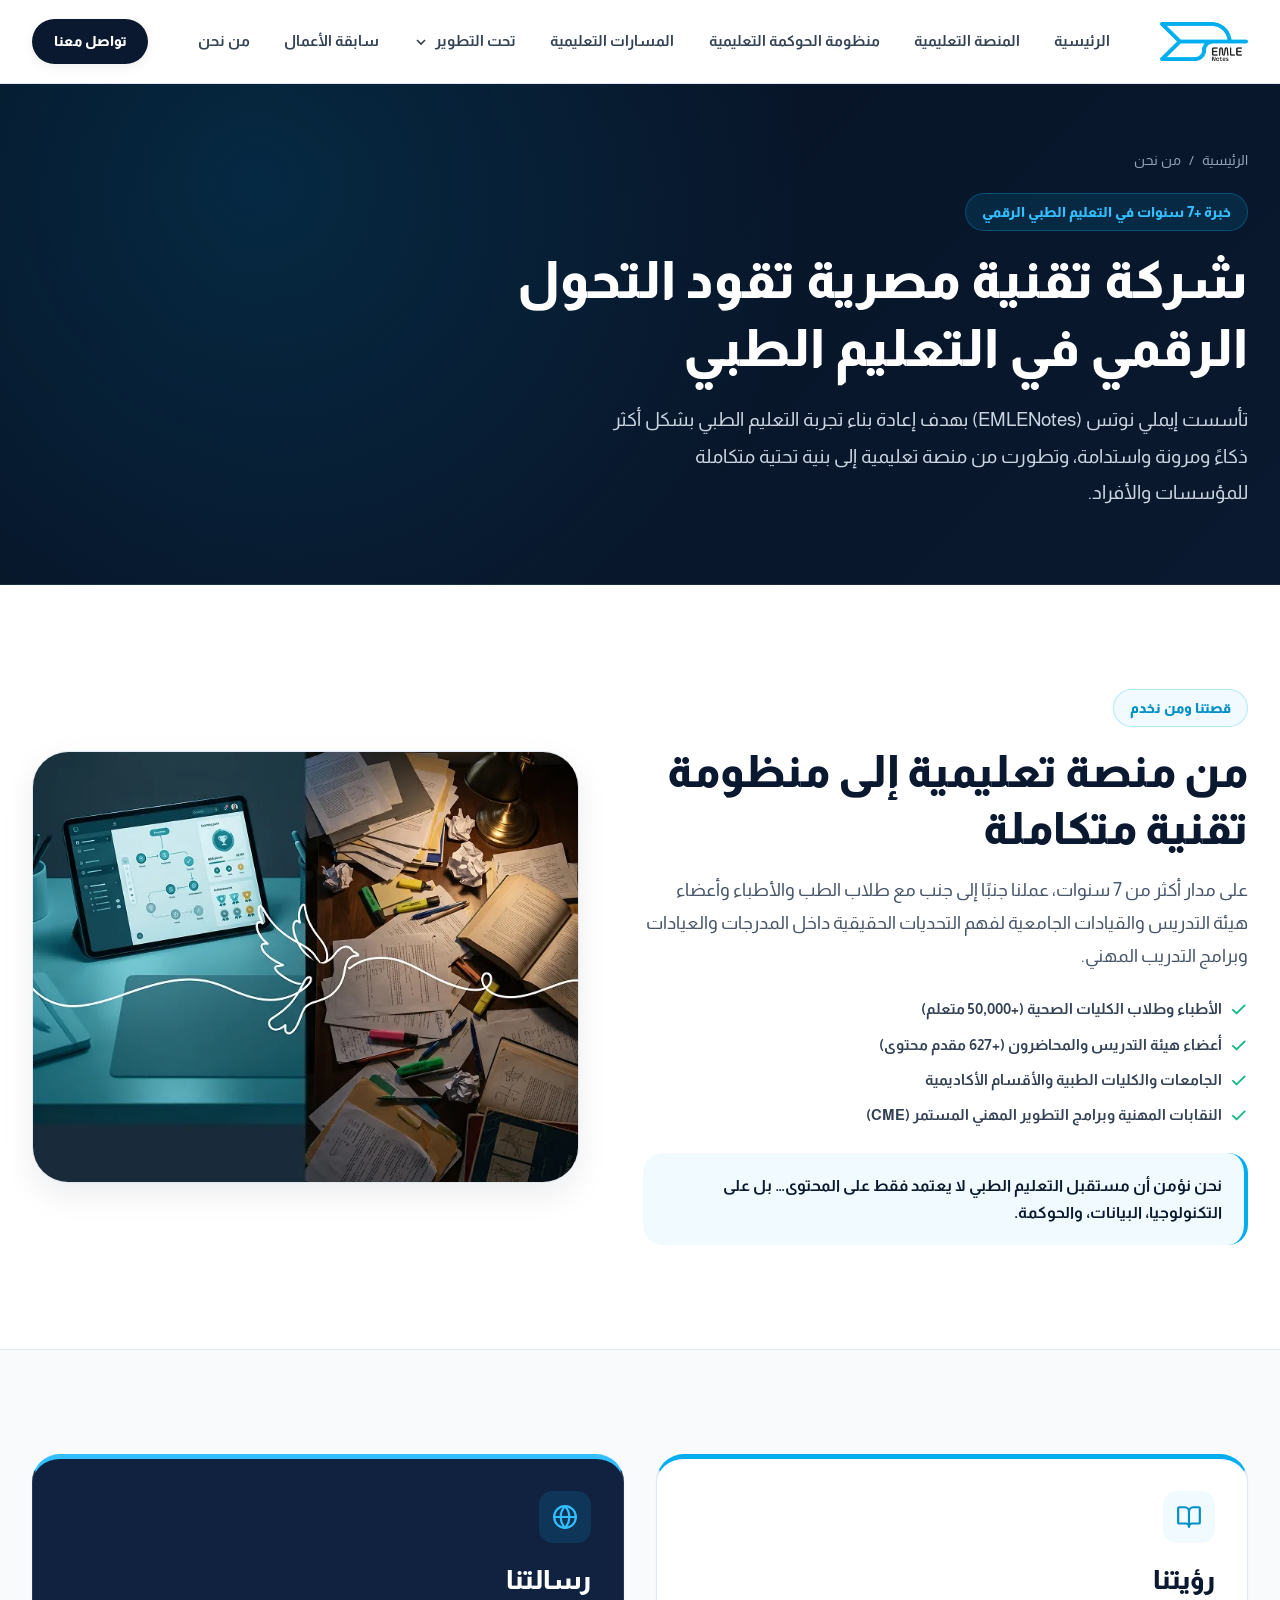
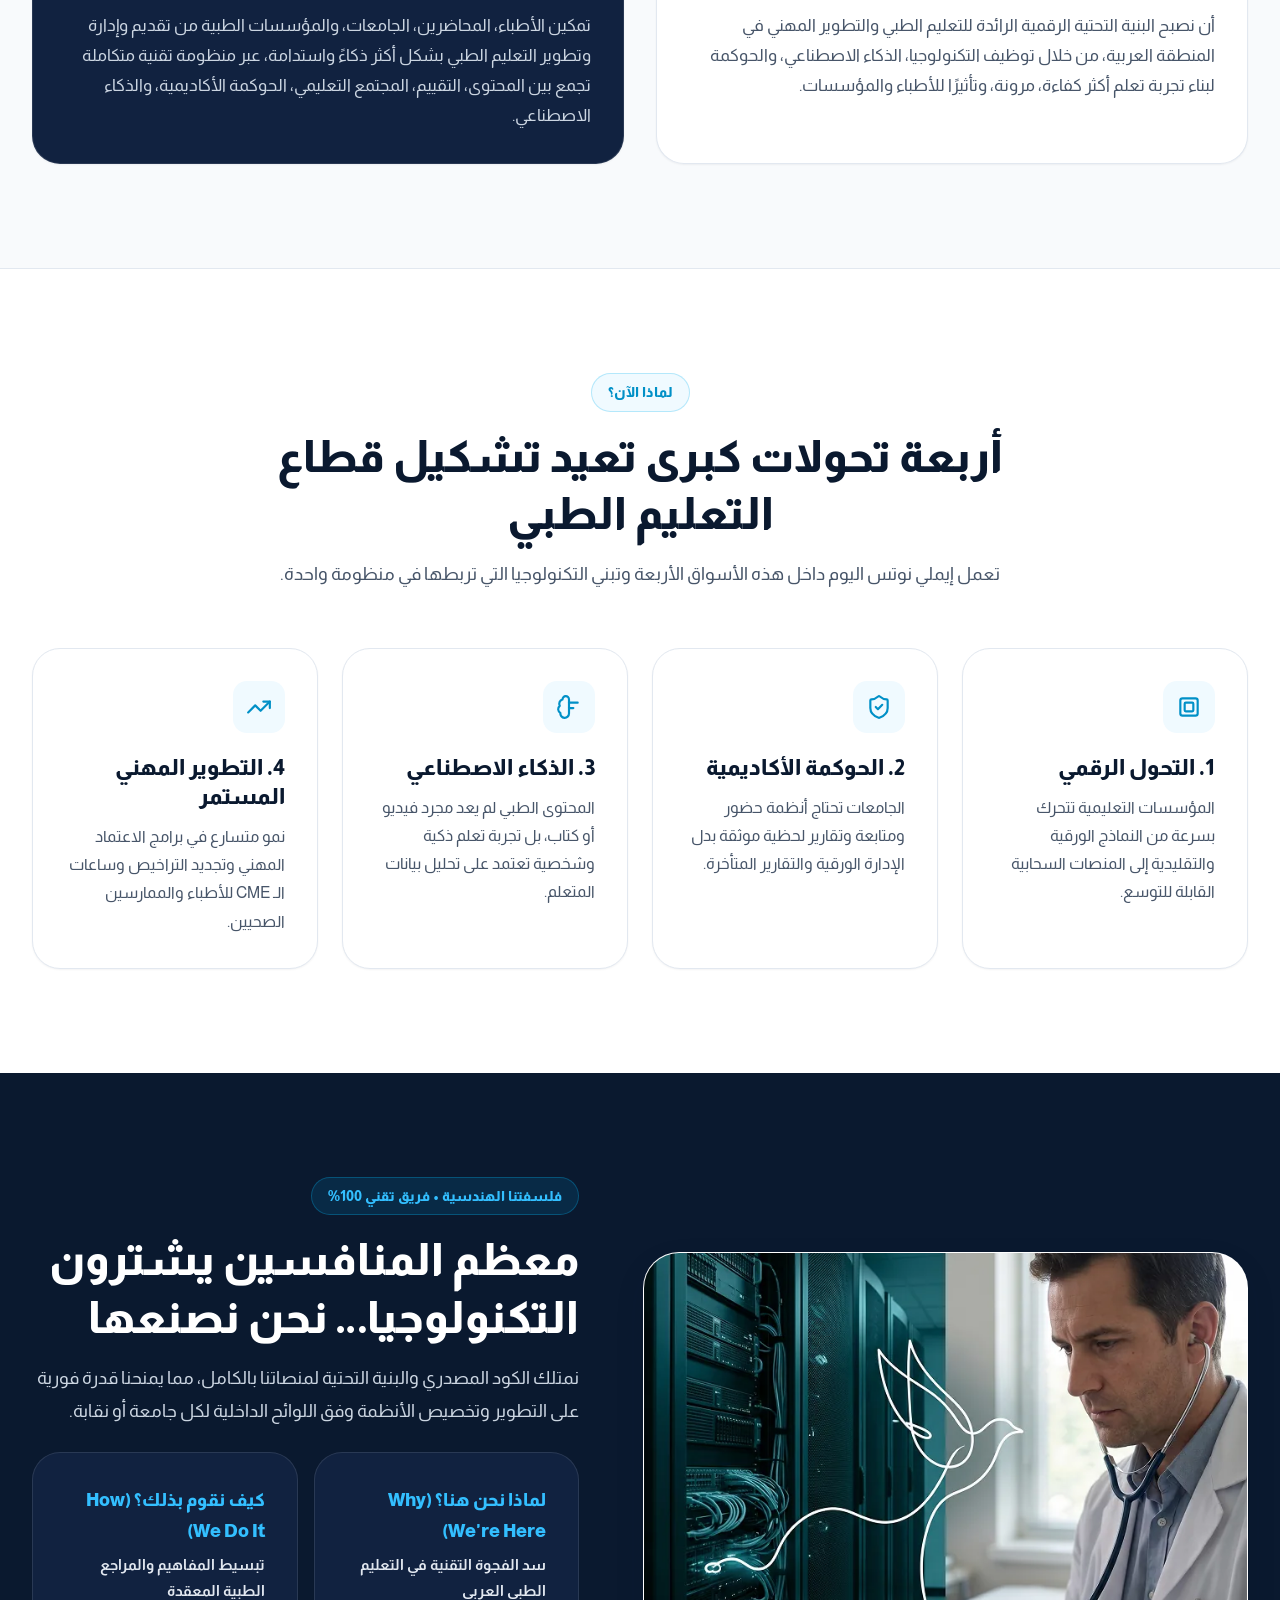
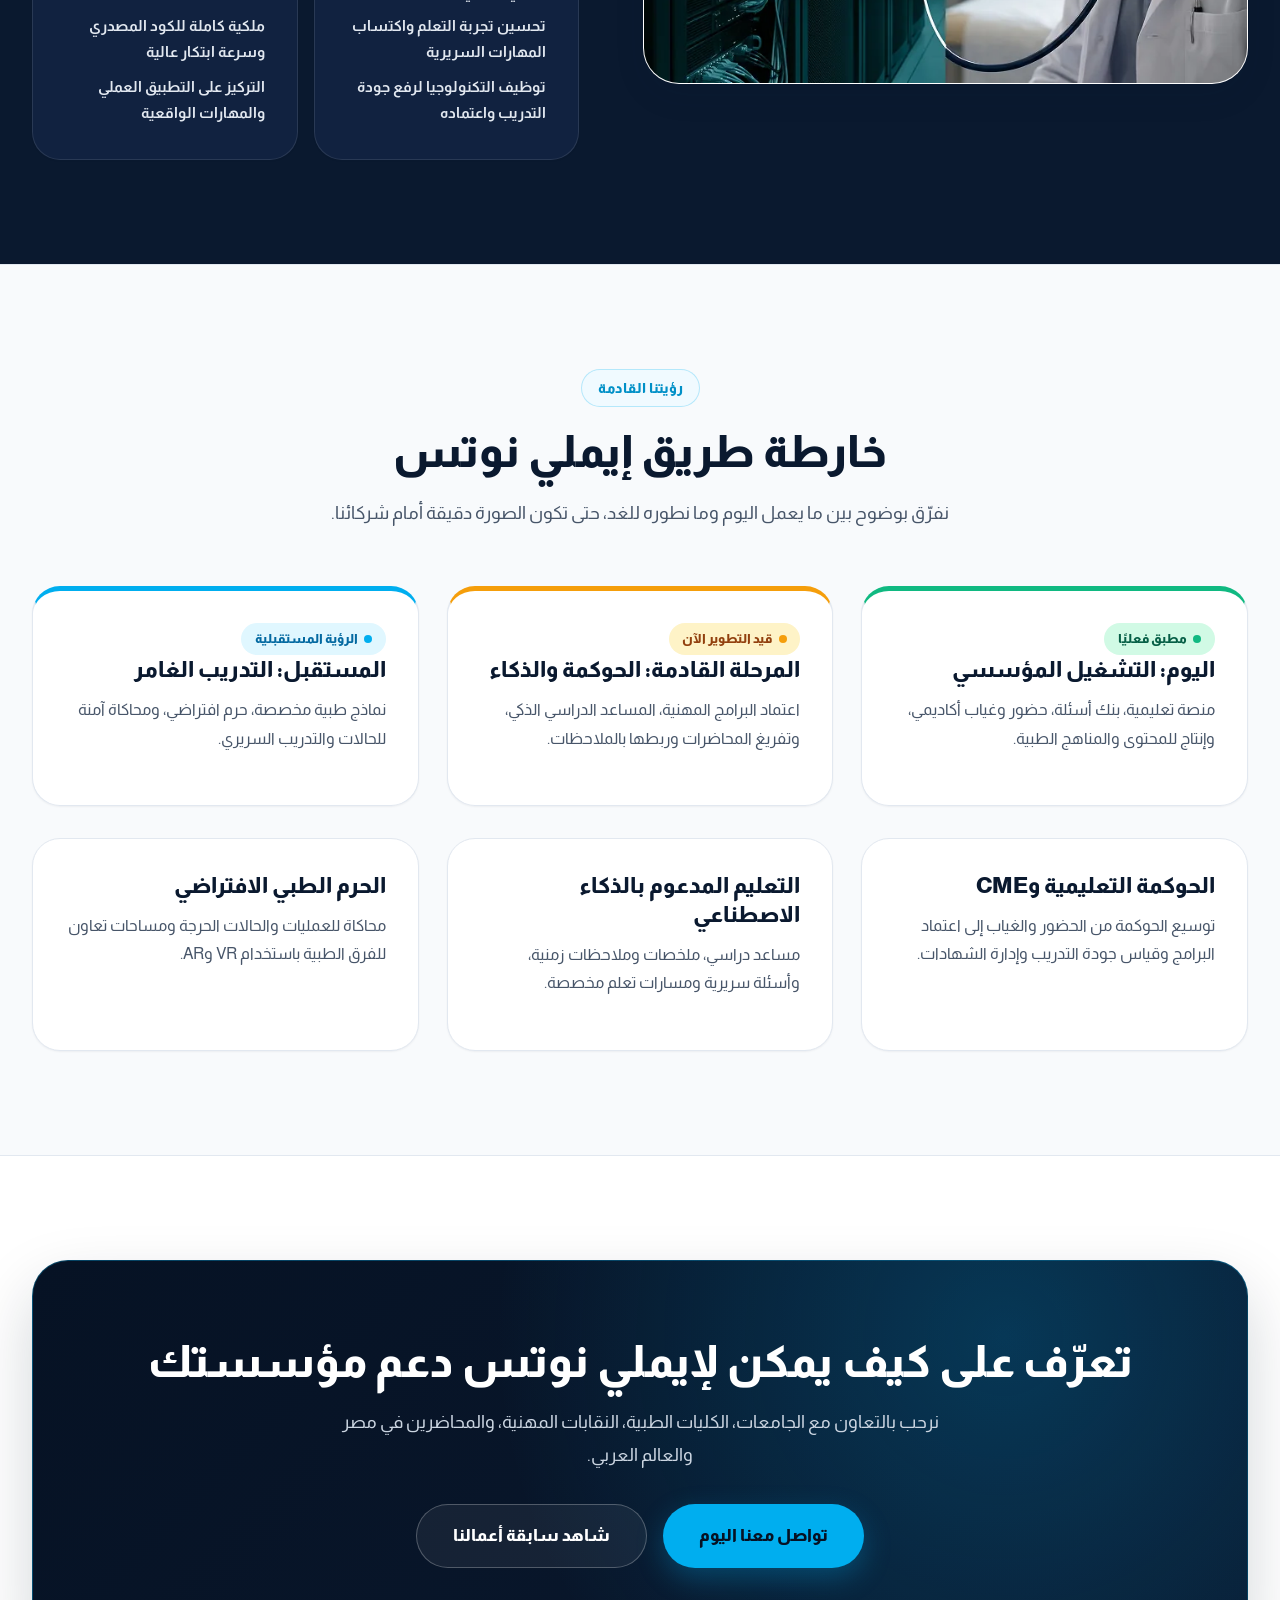
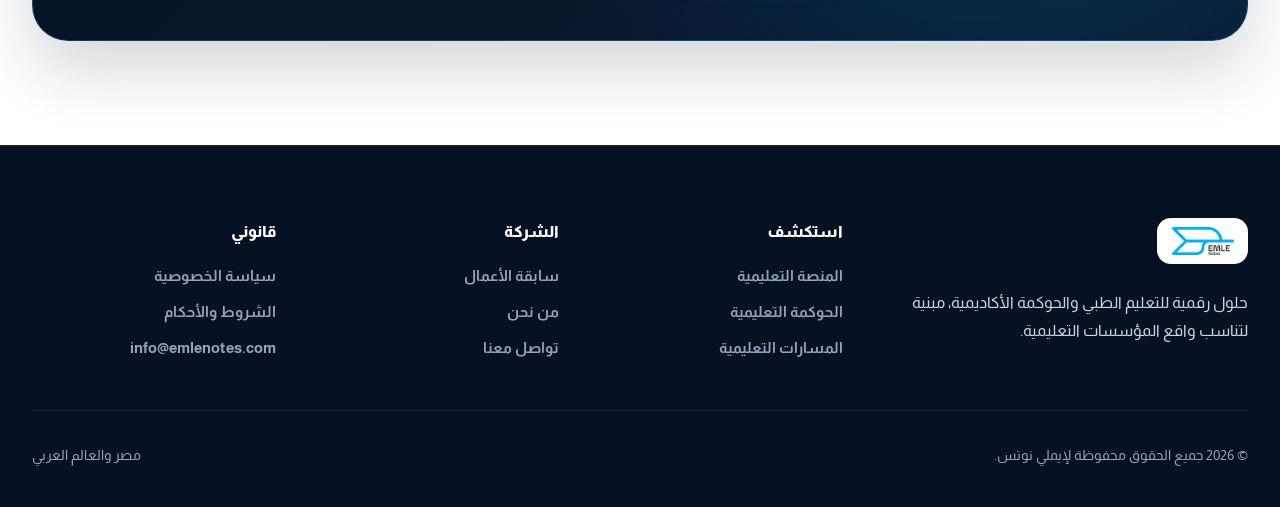
<file: about.html>
<!DOCTYPE html>
<html lang="ar" dir="rtl">
<head>
  <meta charset="UTF-8">
  <meta name="viewport" content="width=device-width, initial-scale=1.0">
  <title>من نحن | إيملي نوتس EMLENotes — قصتنا ورؤيتنا وفلسفة البناء التقني</title>
  <meta name="description" content="تعرف على شركة إيملي نوتس (EMLENotes): شركة تقنية مصرية تقود التحول الرقمي في التعليم الطبي عبر تطوير المنصات والحوكمة الأكاديمية والذكاء الاصطناعي داخليًا.">
  <meta name="theme-color" content="#0A192F">

  <link rel="icon" type="image/png" sizes="32x32" href="assets/img/favicon-32.png">
  <link rel="apple-touch-icon" sizes="180x180" href="assets/img/apple-touch-icon.png">

  <meta property="og:type" content="website">
  <meta property="og:locale" content="ar_EG">
  <meta property="og:title" content="من نحن | إيملي نوتس EMLENotes">
  <meta property="og:description" content="شركة تقنية مصرية تقود التحول الرقمي في التعليم الطبي والحوكمة الأكاديمية.">
  <meta property="og:image" content="assets/img/og-cover.jpg">

  <link rel="preconnect" href="https://fonts.googleapis.com">
  <link rel="preconnect" href="https://fonts.gstatic.com" crossorigin>
  <link href="https://fonts.googleapis.com/css2?family=Almarai:wght@300;400;700;800&display=swap" rel="stylesheet">
  <link rel="stylesheet" href="css/main.css">
</head>
<body>
  <a href="#main-content" class="skip-link">تخطَّ إلى المحتوى الرئيسي</a>

  <header class="site-header">
    <div class="container header-inner">
      <a href="index.html" class="brand-logo" aria-label="إيملي نوتس — الصفحة الرئيسية">
        <img src="assets/img/emle-logo.webp" alt="شعار إيملي نوتس EMLENotes" width="140" height="63">
      </a>

      <nav class="main-nav" aria-label="التنقل الرئيسي">
        <a href="index.html" class="nav-link">الرئيسية</a>
        <a href="about.html" class="nav-link" aria-current="page">من نحن</a>
        <div class="nav-dropdown">
          <button type="button" class="nav-link nav-dropdown-toggle" aria-expanded="false" aria-haspopup="true">
            الحلول والمنتجات
            <svg xmlns="http://www.w3.org/2000/svg" viewBox="0 0 24 24" fill="none" stroke="currentColor" stroke-width="2.5" stroke-linecap="round" stroke-linejoin="round" aria-hidden="true"><path d="m6 9 6 6 6-6"/></svg>
          </button>
          <div class="nav-dropdown-menu" role="menu">
            <a href="solutions.html#hosting" class="dropdown-item" role="menuitem">
              <span class="dropdown-item-title">منصة الاستضافة التعليمية <span class="status-badge status-badge--live">مطبق</span></span>
              <span class="dropdown-item-sub">إدارة الكورسات الطبية وحماية المحتوى</span>
            </a>
            <a href="solutions.html#qbank" class="dropdown-item" role="menuitem">
              <span class="dropdown-item-title">بنك الأسئلة الطبية QBank <span class="status-badge status-badge--live">مطبق</span></span>
              <span class="dropdown-item-sub">محاكاة الاختبارات وتحليلات الأداء</span>
            </a>
            <a href="attendance.html" class="dropdown-item" role="menuitem">
              <span class="dropdown-item-title">منظومة الحضور والحوكمة <span class="status-badge status-badge--live">مطبق</span></span>
              <span class="dropdown-item-sub">رصد عبر Bluetooth وNFC وتقارير لحظية</span>
            </a>
            <a href="solutions.html#production" class="dropdown-item" role="menuitem">
              <span class="dropdown-item-title">إنتاج المحتوى الطبي <span class="status-badge status-badge--live">مطبق</span></span>
              <span class="dropdown-item-sub">تصوير ومراجعة علمية وبناء مناهج</span>
            </a>
            <a href="solutions.html#cme-governance" class="dropdown-item" role="menuitem">
              <span class="dropdown-item-title">الحوكمة التعليمية وCME <span class="status-badge status-badge--dev">قيد التطوير</span></span>
              <span class="dropdown-item-sub">اعتماد البرامج المهنية والشهادات</span>
            </a>
            <a href="solutions.html#ai" class="dropdown-item" role="menuitem">
              <span class="dropdown-item-title">حلول الذكاء الاصطناعي <span class="status-badge status-badge--dev">قيد التطوير</span></span>
              <span class="dropdown-item-sub">AI Mentor وتفريغ المحاضرات</span>
            </a>
          </div>
        </div>
        <a href="projects.html" class="nav-link">سابقة الأعمال</a>
        <a href="attendance.html" class="nav-link">منظومة الحضور</a>
        <a href="roadmap.html" class="nav-link">الرؤية وخارطة الطريق</a>
        <a href="contact.html" class="nav-link">تواصل معنا</a>
      </nav>

      <div class="header-actions">
        <a href="projects.html" class="btn btn--outline btn--sm">سابقة الأعمال</a>
        <a href="contact.html" class="btn btn--navy btn--sm">اطلب عرضًا توضيحيًا</a>
      </div>

      <button type="button" id="mobile-menu-toggle" class="mobile-menu-btn" aria-label="فتح القائمة" aria-expanded="false" aria-controls="mobile-drawer">
        <svg xmlns="http://www.w3.org/2000/svg" width="26" height="26" viewBox="0 0 24 24" fill="none" stroke="currentColor" stroke-width="2.2" stroke-linecap="round" stroke-linejoin="round" aria-hidden="true"><path d="M4 6h16"/><path d="M4 12h16"/><path d="M4 18h16"/></svg>
      </button>
    </div>

    <div id="mobile-drawer" class="mobile-drawer" aria-label="قائمة الجوال">
      <a href="index.html" class="mobile-nav-link">الرئيسية</a>
      <a href="about.html" class="mobile-nav-link" aria-current="page">من نحن</a>
      <a href="solutions.html" class="mobile-nav-link">الحلول والمنتجات</a>
      <a href="attendance.html" class="mobile-nav-link">منظومة الحضور والحوكمة</a>
      <a href="projects.html" class="mobile-nav-link">سابقة الأعمال والشراكات</a>
      <a href="roadmap.html" class="mobile-nav-link">الرؤية وخارطة الطريق</a>
      <a href="contact.html" class="mobile-nav-link">تواصل معنا</a>
    </div>
  </header>

  <main id="main-content">
    <!-- Hero -->
    <section class="page-hero">
      <div class="container">
        <nav class="breadcrumb" aria-label="مسار الصفحة">
          <a href="index.html">الرئيسية</a>
          <span>/</span>
          <span>من نحن</span>
        </nav>
        <span class="eyebrow">خبرة +7 سنوات في التعليم الطبي الرقمي</span>
        <h1 class="hero-title" style="max-width: 820px;">
          شركة تقنية مصرية تقود التحول الرقمي في التعليم الطبي
        </h1>
        <p class="hero-lead" style="margin-bottom: 0;">
          تأسست إيملي نوتس (EMLENotes) بهدف إعادة بناء تجربة التعليم الطبي بشكل أكثر ذكاءً ومرونة واستدامة، وتطورت من منصة تعليمية إلى بنية تحتية متكاملة للمؤسسات والأفراد.
        </p>
      </div>
    </section>

    <!-- Who We Serve & Story -->
    <section class="section section--white">
      <div class="container">
        <div class="feature-split">
          <div>
            <span class="eyebrow">قصتنا ومن نخدم</span>
            <h2 class="section-title">من منصة تعليمية إلى منظومة تقنية متكاملة</h2>
            <p class="section-desc" style="margin-bottom: 1.5rem;">
              على مدار أكثر من 7 سنوات، عملنا جنبًا إلى جنب مع طلاب الطب والأطباء وأعضاء هيئة التدريس والقيادات الجامعية لفهم التحديات الحقيقية داخل المدرجات والعيادات وبرامج التدريب المهني.
            </p>
            <ul class="card-list" style="margin-bottom: 1.5rem;">
              <li>
                <svg xmlns="http://www.w3.org/2000/svg" viewBox="0 0 24 24" fill="none" stroke="currentColor" stroke-width="2.5" stroke-linecap="round" stroke-linejoin="round" aria-hidden="true"><path d="M20 6 9 17l-5-5"/></svg>
                الأطباء وطلاب الكليات الصحية (+50,000 متعلم)
              </li>
              <li>
                <svg xmlns="http://www.w3.org/2000/svg" viewBox="0 0 24 24" fill="none" stroke="currentColor" stroke-width="2.5" stroke-linecap="round" stroke-linejoin="round" aria-hidden="true"><path d="M20 6 9 17l-5-5"/></svg>
                أعضاء هيئة التدريس والمحاضرون (+627 مقدم محتوى)
              </li>
              <li>
                <svg xmlns="http://www.w3.org/2000/svg" viewBox="0 0 24 24" fill="none" stroke="currentColor" stroke-width="2.5" stroke-linecap="round" stroke-linejoin="round" aria-hidden="true"><path d="M20 6 9 17l-5-5"/></svg>
                الجامعات والكليات الطبية والأقسام الأكاديمية
              </li>
              <li>
                <svg xmlns="http://www.w3.org/2000/svg" viewBox="0 0 24 24" fill="none" stroke="currentColor" stroke-width="2.5" stroke-linecap="round" stroke-linejoin="round" aria-hidden="true"><path d="M20 6 9 17l-5-5"/></svg>
                النقابات المهنية وبرامج التطوير المهني المستمر (CME)
              </li>
            </ul>
            <div class="goal-callout">
              نحن نؤمن أن مستقبل التعليم الطبي لا يعتمد فقط على المحتوى… بل على التكنولوجيا، البيانات، والحوكمة.
            </div>
          </div>

          <div class="feature-media">
            <img src="assets/img/about-emle.webp" alt="إيملي نوتس: شريك التحول الرقمي الرائد للمؤسسات الأكاديمية والمهنية الطبية" width="720" height="720" loading="lazy">
          </div>
        </div>
      </div>
    </section>

    <!-- Vision & Mission -->
    <section class="section section--slate">
      <div class="container">
        <div class="grid-2">
          <div class="card" style="border-top: 5px solid var(--cyan-500);">
            <div class="card-icon">
              <svg xmlns="http://www.w3.org/2000/svg" viewBox="0 0 24 24" fill="none" stroke="currentColor" stroke-width="2" stroke-linecap="round" stroke-linejoin="round" aria-hidden="true"><path d="M12 7v14"/><path d="M3 18a1 1 0 0 1-1-1V4a1 1 0 0 1 1-1h5a4 4 0 0 1 4 4 4 4 0 0 1 4-4h5a1 1 0 0 1 1 1v13a1 1 0 0 1-1 1h-6a3 3 0 0 0-3 3 3 3 0 0 0-3-3z"/></svg>
            </div>
            <h2 class="card-title" style="font-size: 1.65rem;">رؤيتنا</h2>
            <p class="card-text" style="font-size: 1.05rem; margin-bottom: 0;">
              أن نصبح البنية التحتية الرقمية الرائدة للتعليم الطبي والتطوير المهني في المنطقة العربية، من خلال توظيف التكنولوجيا، الذكاء الاصطناعي، والحوكمة لبناء تجربة تعلم أكثر كفاءة، مرونة، وتأثيرًا للأطباء والمؤسسات.
            </p>
          </div>

          <div class="card card--dark" style="border-top: 5px solid var(--cyan-400);">
            <div class="card-icon">
              <svg xmlns="http://www.w3.org/2000/svg" viewBox="0 0 24 24" fill="none" stroke="currentColor" stroke-width="2" stroke-linecap="round" stroke-linejoin="round" aria-hidden="true"><circle cx="12" cy="12" r="10"/><path d="M12 2a14.5 14.5 0 0 0 0 20 14.5 14.5 0 0 0 0-20"/><path d="M2 12h20"/></svg>
            </div>
            <h2 class="card-title" style="font-size: 1.65rem;">رسالتنا</h2>
            <p class="card-text" style="font-size: 1.05rem; margin-bottom: 0;">
              تمكين الأطباء، المحاضرين، الجامعات، والمؤسسات الطبية من تقديم وإدارة وتطوير التعليم الطبي بشكل أكثر ذكاءً واستدامة، عبر منظومة تقنية متكاملة تجمع بين المحتوى، التقييم، المجتمع التعليمي، الحوكمة الأكاديمية، والذكاء الاصطناعي.
            </p>
          </div>
        </div>
      </div>
    </section>

    <!-- Why Now: 4 Market Transformations -->
    <section class="section section--white">
      <div class="container">
        <div class="section-header">
          <span class="eyebrow">لماذا الآن؟</span>
          <h2 class="section-title">أربعة تحولات كبرى تعيد تشكيل قطاع التعليم الطبي</h2>
          <p class="section-desc">
            تعمل إيملي نوتس اليوم داخل هذه الأسواق الأربعة وتبني التكنولوجيا التي تربطها في منظومة واحدة.
          </p>
        </div>

        <div class="grid-4">
          <div class="card">
            <div class="card-icon">
              <svg xmlns="http://www.w3.org/2000/svg" viewBox="0 0 24 24" fill="none" stroke="currentColor" stroke-width="2" stroke-linecap="round" stroke-linejoin="round" aria-hidden="true"><rect x="4" y="4" width="16" height="16" rx="2"/><rect x="8" y="8" width="8" height="8" rx="1"/></svg>
            </div>
            <h3 class="card-title">1. التحول الرقمي</h3>
            <p class="card-text" style="margin-bottom: 0;">المؤسسات التعليمية تتحرك بسرعة من النماذج الورقية والتقليدية إلى المنصات السحابية القابلة للتوسع.</p>
          </div>

          <div class="card">
            <div class="card-icon">
              <svg xmlns="http://www.w3.org/2000/svg" viewBox="0 0 24 24" fill="none" stroke="currentColor" stroke-width="2" stroke-linecap="round" stroke-linejoin="round" aria-hidden="true"><path d="M20 13c0 5-3.5 7.5-7.66 8.95a1 1 0 0 1-.67-.01C7.5 20.5 4 18 4 13V6a1 1 0 0 1 1-1c2 0 4.5-1.2 6.24-2.72a1.17 1.17 0 0 1 1.52 0C14.51 3.81 17 5 19 5a1 1 0 0 1 1 1z"/><path d="m9 12 2 2 4-4"/></svg>
            </div>
            <h3 class="card-title">2. الحوكمة الأكاديمية</h3>
            <p class="card-text" style="margin-bottom: 0;">الجامعات تحتاج أنظمة حضور ومتابعة وتقارير لحظية موثقة بدل الإدارة الورقية والتقارير المتأخرة.</p>
          </div>

          <div class="card">
            <div class="card-icon">
              <svg xmlns="http://www.w3.org/2000/svg" viewBox="0 0 24 24" fill="none" stroke="currentColor" stroke-width="2" stroke-linecap="round" stroke-linejoin="round" aria-hidden="true"><path d="M12 5a3 3 0 1 0-5.997.125 4 4 0 0 0-2.526 5.77 4 4 0 0 0 .556 6.588A4 4 0 1 0 12 18Z"/><path d="M12 13h4"/><path d="M12 8h8"/></svg>
            </div>
            <h3 class="card-title">3. الذكاء الاصطناعي</h3>
            <p class="card-text" style="margin-bottom: 0;">المحتوى الطبي لم يعد مجرد فيديو أو كتاب، بل تجربة تعلم ذكية وشخصية تعتمد على تحليل بيانات المتعلم.</p>
          </div>

          <div class="card">
            <div class="card-icon">
              <svg xmlns="http://www.w3.org/2000/svg" viewBox="0 0 24 24" fill="none" stroke="currentColor" stroke-width="2" stroke-linecap="round" stroke-linejoin="round" aria-hidden="true"><path d="M16 7h6v6"/><path d="m22 7-8.5 8.5-5-5L2 17"/></svg>
            </div>
            <h3 class="card-title">4. التطوير المهني المستمر</h3>
            <p class="card-text" style="margin-bottom: 0;">نمو متسارع في برامج الاعتماد المهني وتجديد التراخيص وساعات الـ CME للأطباء والممارسين الصحيين.</p>
          </div>
        </div>
      </div>
    </section>

    <!-- In-House Engineering Philosophy -->
    <section class="section section--navy">
      <div class="container">
        <div class="feature-split feature-split--reverse">
          <div>
            <span class="eyebrow">فلسفتنا الهندسية • فريق تقني 100%</span>
            <h2 class="section-title">معظم المنافسين يشترون التكنولوجيا… نحن نصنعها</h2>
            <p class="section-desc" style="margin-bottom: 1.5rem;">
              نمتلك الكود المصدري والبنية التحتية لمنصاتنا بالكامل، مما يمنحنا قدرة فورية على التطوير وتخصيص الأنظمة وفق اللوائح الداخلية لكل جامعة أو نقابة.
            </p>
            <div class="grid-2" style="gap: 1rem;">
              <div class="card card--dark">
                <h3 style="font-size: 1.1rem; font-weight: 800; color: var(--cyan-400); margin-bottom: 0.4rem;">لماذا نحن هنا؟ (Why We're Here)</h3>
                <ul class="card-list" style="margin-bottom: 0;">
                  <li>سد الفجوة التقنية في التعليم الطبي العربي</li>
                  <li>تحسين تجربة التعلم واكتساب المهارات السريرية</li>
                  <li>توظيف التكنولوجيا لرفع جودة التدريب واعتماده</li>
                </ul>
              </div>
              <div class="card card--dark">
                <h3 style="font-size: 1.1rem; font-weight: 800; color: var(--cyan-400); margin-bottom: 0.4rem;">كيف نقوم بذلك؟ (How We Do It)</h3>
                <ul class="card-list" style="margin-bottom: 0;">
                  <li>تبسيط المفاهيم والمراجع الطبية المعقدة</li>
                  <li>ملكية كاملة للكود المصدري وسرعة ابتكار عالية</li>
                  <li>التركيز على التطبيق العملي والمهارات الواقعية</li>
                </ul>
              </div>
            </div>
          </div>

          <div class="feature-media" style="border-color: rgba(255,255,255,0.15);">
            <img src="assets/img/engineering-team.webp" alt="فريق تطوير البنية التحتية والحلول التقنية في إيملي نوتس" width="720" height="720" loading="lazy">
          </div>
        </div>
      </div>
    </section>

    <section class="section section--slate" id="roadmap" aria-labelledby="roadmap-title">
      <div class="container"><div class="section-header"><span class="eyebrow">رؤيتنا القادمة</span><h2 class="section-title" id="roadmap-title">خارطة طريق إيملي نوتس</h2><p class="section-desc">نفرّق بوضوح بين ما يعمل اليوم وما نطوره للغد، حتى تكون الصورة دقيقة أمام شركائنا.</p></div>
        <div class="roadmap-grid"><article class="roadmap-stage roadmap-stage--active"><span class="status-badge status-badge--live">مطبق فعليًا</span><h3 class="card-title">اليوم: التشغيل المؤسسي</h3><p class="card-text">منصة تعليمية، بنك أسئلة، حضور وغياب أكاديمي، وإنتاج للمحتوى والمناهج الطبية.</p></article><article class="roadmap-stage roadmap-stage--next"><span class="status-badge status-badge--dev">قيد التطوير الآن</span><h3 class="card-title">المرحلة القادمة: الحوكمة والذكاء</h3><p class="card-text">اعتماد البرامج المهنية، المساعد الدراسي الذكي، وتفريغ المحاضرات وربطها بالملاحظات.</p></article><article class="roadmap-stage roadmap-stage--future"><span class="status-badge status-badge--vision">الرؤية المستقبلية</span><h3 class="card-title">المستقبل: التدريب الغامر</h3><p class="card-text">نماذج طبية مخصصة، حرم افتراضي، ومحاكاة آمنة للحالات والتدريب السريري.</p></article></div>
        <div class="grid-3" style="margin-top:2rem;"><article class="card"><h3 class="card-title">الحوكمة التعليمية وCME</h3><p class="card-text">توسيع الحوكمة من الحضور والغياب إلى اعتماد البرامج وقياس جودة التدريب وإدارة الشهادات.</p></article><article class="card"><h3 class="card-title">التعليم المدعوم بالذكاء الاصطناعي</h3><p class="card-text">مساعد دراسي، ملخصات وملاحظات زمنية، وأسئلة سريرية ومسارات تعلم مخصصة.</p></article><article class="card"><h3 class="card-title">الحرم الطبي الافتراضي</h3><p class="card-text">محاكاة للعمليات والحالات الحرجة ومساحات تعاون للفرق الطبية باستخدام VR وAR.</p></article></div>
      </div>
    </section>

    <!-- CTA -->
    <section class="section section--white">
      <div class="container">
        <div class="cta-banner">
          <h2 class="section-title" style="color: var(--white);">تعرّف على كيف يمكن لإيملي نوتس دعم مؤسستك</h2>
          <p class="section-desc" style="color: var(--slate-300); max-width: 600px; margin-inline: auto; margin-bottom: 2rem;">
            نرحب بالتعاون مع الجامعات، الكليات الطبية، النقابات المهنية، والمحاضرين في مصر والعالم العربي.
          </p>
          <div style="display: flex; flex-wrap: wrap; justify-content: center; gap: 1rem;">
            <a href="contact.html" class="btn btn--primary btn--lg">تواصل معنا اليوم</a>
            <a href="projects.html" class="btn btn--outline-light btn--lg">شاهد سابقة أعمالنا</a>
          </div>
        </div>
      </div>
    </section>
  </main>

  <footer class="site-footer">
    <div class="container">
      <div class="footer-grid">
        <div>
          <a href="index.html" class="footer-brand-logo">
            <img src="assets/img/emle-logo.webp" alt="إيملي نوتس EMLENotes" width="130" height="59" loading="lazy">
          </a>
          <p style="font-size: 0.95rem; color: var(--slate-400); line-height: 1.8; max-width: 360px;">
            شركة تقنية مصرية تبني البنية التحتية الرقمية للتعليم الطبي، الحوكمة الأكاديمية، الذكاء الاصطناعي، وإنتاج المحتوى الطبي الموثوق.
          </p>
        </div>
        <div>
          <h3 class="footer-heading">روابط سريعة</h3>
          <ul class="footer-links">
            <li><a href="index.html">الرئيسية</a></li>
            <li><a href="about.html">من نحن</a></li>
            <li><a href="solutions.html">الحلول والمنتجات</a></li>
            <li><a href="projects.html">سابقة الأعمال والشراكات</a></li>
            <li><a href="roadmap.html">الرؤية وخارطة الطريق</a></li>
          </ul>
        </div>
        <div>
          <h3 class="footer-heading">حلولنا</h3>
          <ul class="footer-links">
            <li><a href="solutions.html#hosting">منصة الاستضافة التعليمية</a></li>
            <li><a href="solutions.html#qbank">بنك الأسئلة الطبية QBank</a></li>
            <li><a href="attendance.html">منظومة الحضور والحوكمة الأكاديمية</a></li>
            <li><a href="solutions.html#production">إنتاج المحتوى الطبي</a></li>
            <li><a href="solutions.html#cme-governance">نظام الحوكمة وCME</a></li>
            <li><a href="solutions.html#ai">خدمات الذكاء الاصطناعي</a></li>
          </ul>
        </div>
        <div>
          <h3 class="footer-heading">تواصل وشراكات</h3>
          <ul class="footer-links">
            <li><a href="contact.html">طلب عرض توضيحي (Demo)</a></li>
            <li><a href="mailto:info@emlenotes.com">info@emlenotes.com</a></li>
            <li><a href="privacy.html">سياسة الخصوصية</a></li>
            <li><a href="terms.html">الشروط والأحكام</a></li>
          </ul>
        </div>
      </div>
      <div class="footer-bottom">
        <span>© 2026 جميع الحقوق محفوظة لشركة إيملي نوتس (EMLENotes).</span>
        <div style="display: flex; gap: 1.5rem;">
          <a href="privacy.html">سياسة الخصوصية</a>
          <a href="terms.html">الشروط والأحكام</a>
          <a href="contact.html">تواصل معنا</a>
        </div>
      </div>
    </div>
  </footer>

  <script src="js/app.js?v=shared-chrome-1"></script>
</body>
</html>
</file>
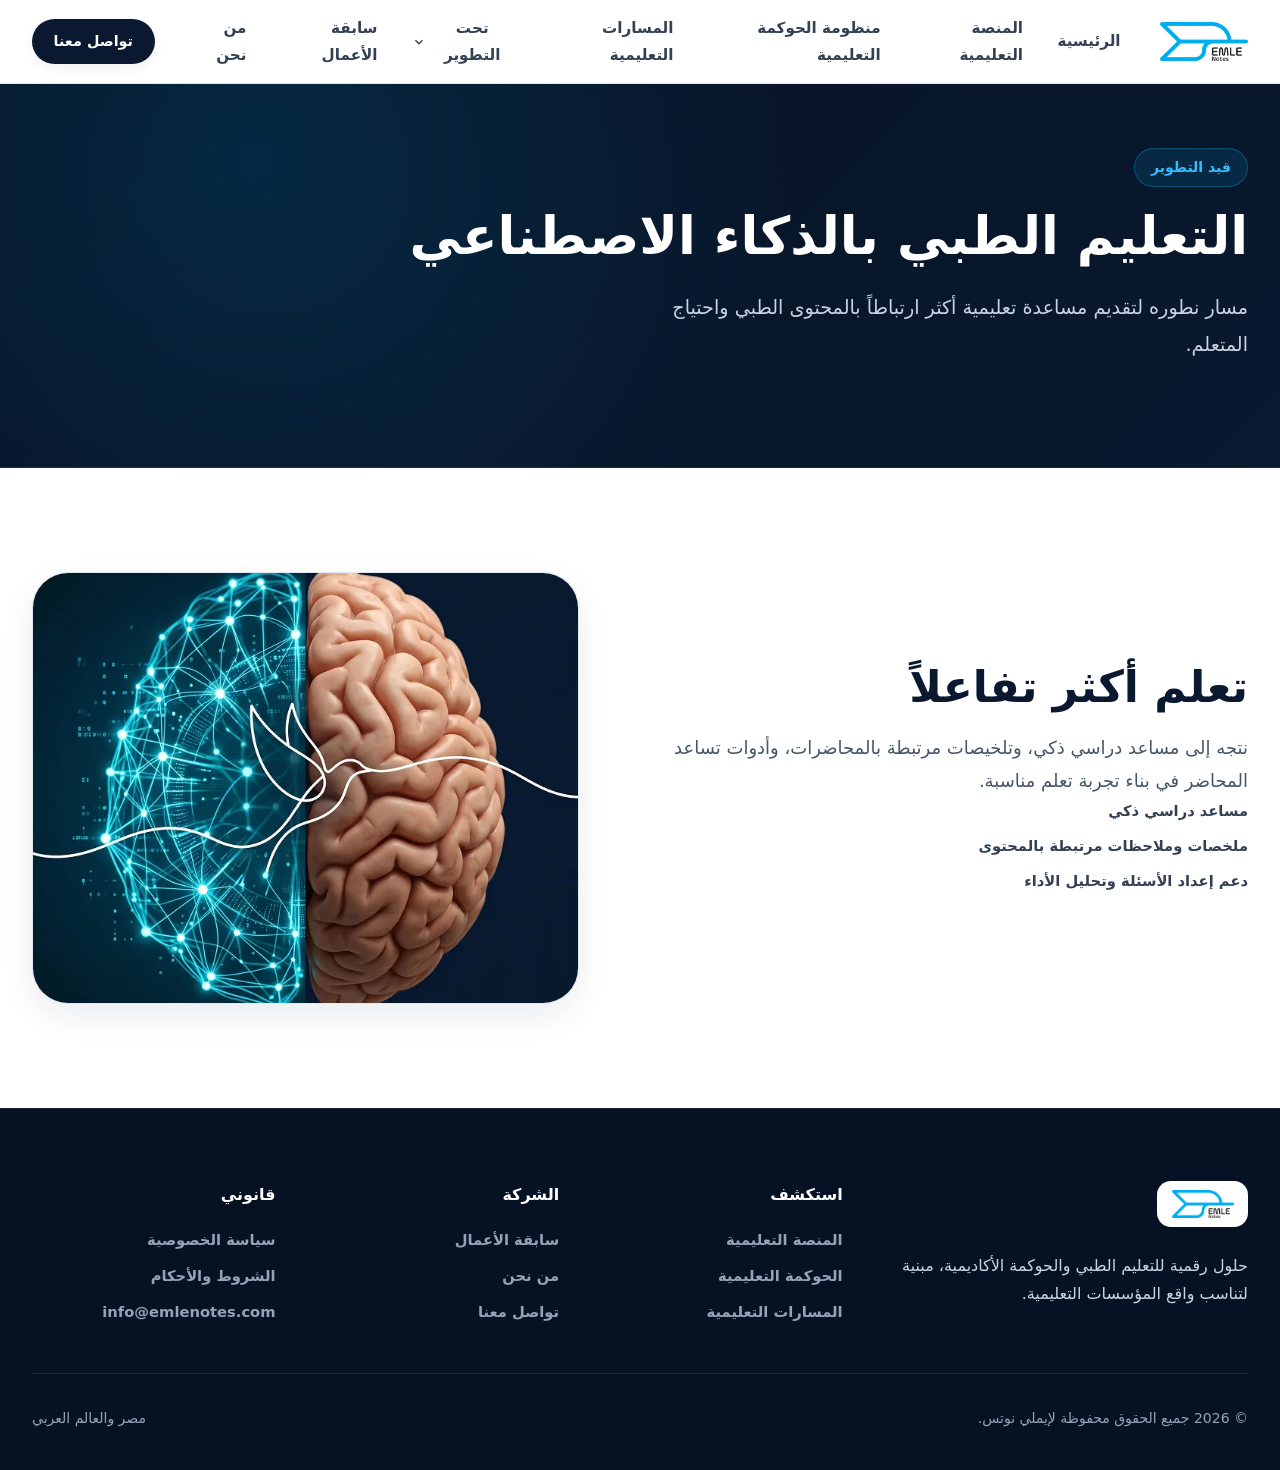
<file: ai-education.html>
<!doctype html><html lang="ar" dir="rtl"><head><meta charset="utf-8"><meta name="viewport" content="width=device-width,initial-scale=1"><title>التعليم الطبي بالذكاء الاصطناعي | إيملي نوتس</title><meta name="description" content="مسار قيد التطوير للتعليم الطبي المدعوم بالذكاء الاصطناعي."><link rel="canonical" href="ai-education.html"><link rel="stylesheet" href="css/main.css"></head><body><header class="site-header"><div class="container header-inner"><a class="brand-logo" href="index.html"><img src="assets/img/emle-logo.webp" alt="إيملي نوتس" width="140" height="63"></a><div class="header-actions"><a class="btn btn--navy btn--sm" href="index.html#contact">تواصل معنا</a></div></div></header><main id="main-content"><section class="page-hero"><div class="container"><span class="eyebrow">قيد التطوير</span><h1 class="hero-title">التعليم الطبي بالذكاء الاصطناعي</h1><p class="hero-lead">مسار نطوره لتقديم مساعدة تعليمية أكثر ارتباطاً بالمحتوى الطبي واحتياج المتعلم.</p></div></section><section class="section section--white"><div class="container feature-split"><div><h2 class="section-title">تعلم أكثر تفاعلاً</h2><p class="section-desc">نتجه إلى مساعد دراسي ذكي، وتلخيصات مرتبطة بالمحاضرات، وأدوات تساعد المحاضر في بناء تجربة تعلم مناسبة.</p><ul class="card-list"><li>مساعد دراسي ذكي</li><li>ملخصات وملاحظات مرتبطة بالمحتوى</li><li>دعم إعداد الأسئلة وتحليل الأداء</li></ul></div><div class="feature-media"><img src="assets/img/ai-services.webp" alt="التعليم الطبي بالذكاء الاصطناعي" width="720" height="720" loading="lazy"></div></div></section></main><footer class="site-footer"><div class="container footer-bottom"><span>© 2026 إيملي نوتس</span><a href="index.html#contact">تواصل معنا</a></div></footer><script src="js/app.js?v=shared-chrome-1"></script></body></html>
</file>
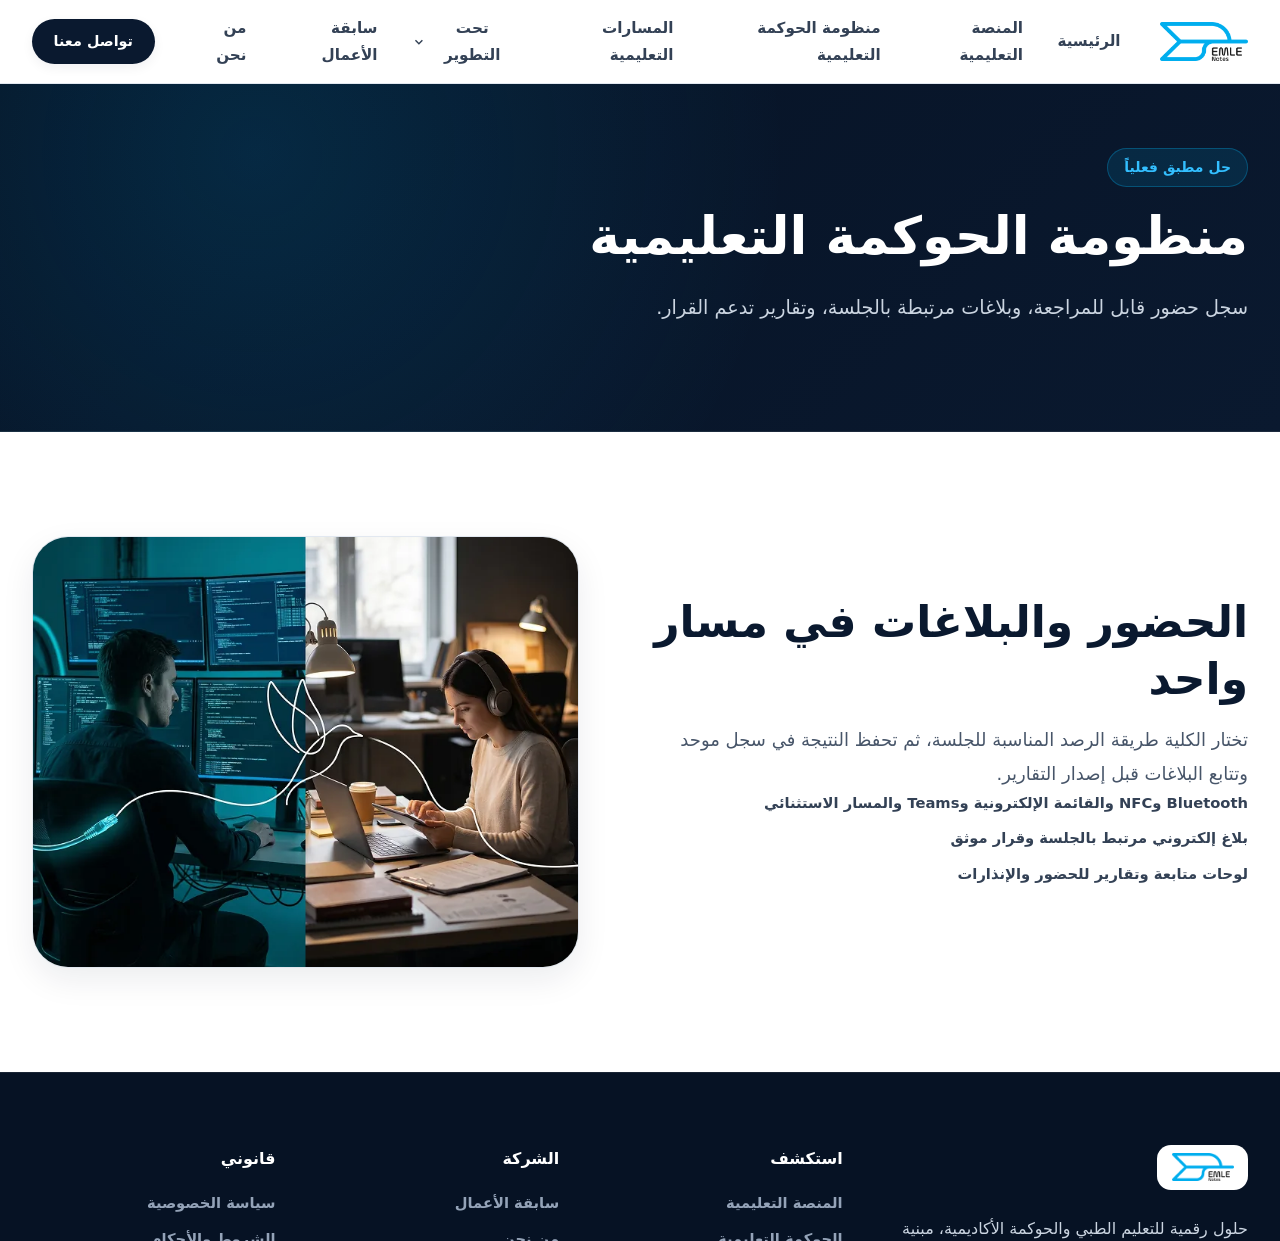
<file: attendance.html>
<!doctype html><html lang="ar" dir="rtl"><head><meta charset="utf-8"><meta http-equiv="refresh" content="0;url=governance.html"><link rel="canonical" href="governance.html"><title>جاري التحويل إلى الحوكمة التعليمية | إيملي نوتس</title></head><body><p><a href="governance.html">الانتقال إلى منظومة الحوكمة التعليمية</a></p></body></html>
</file>
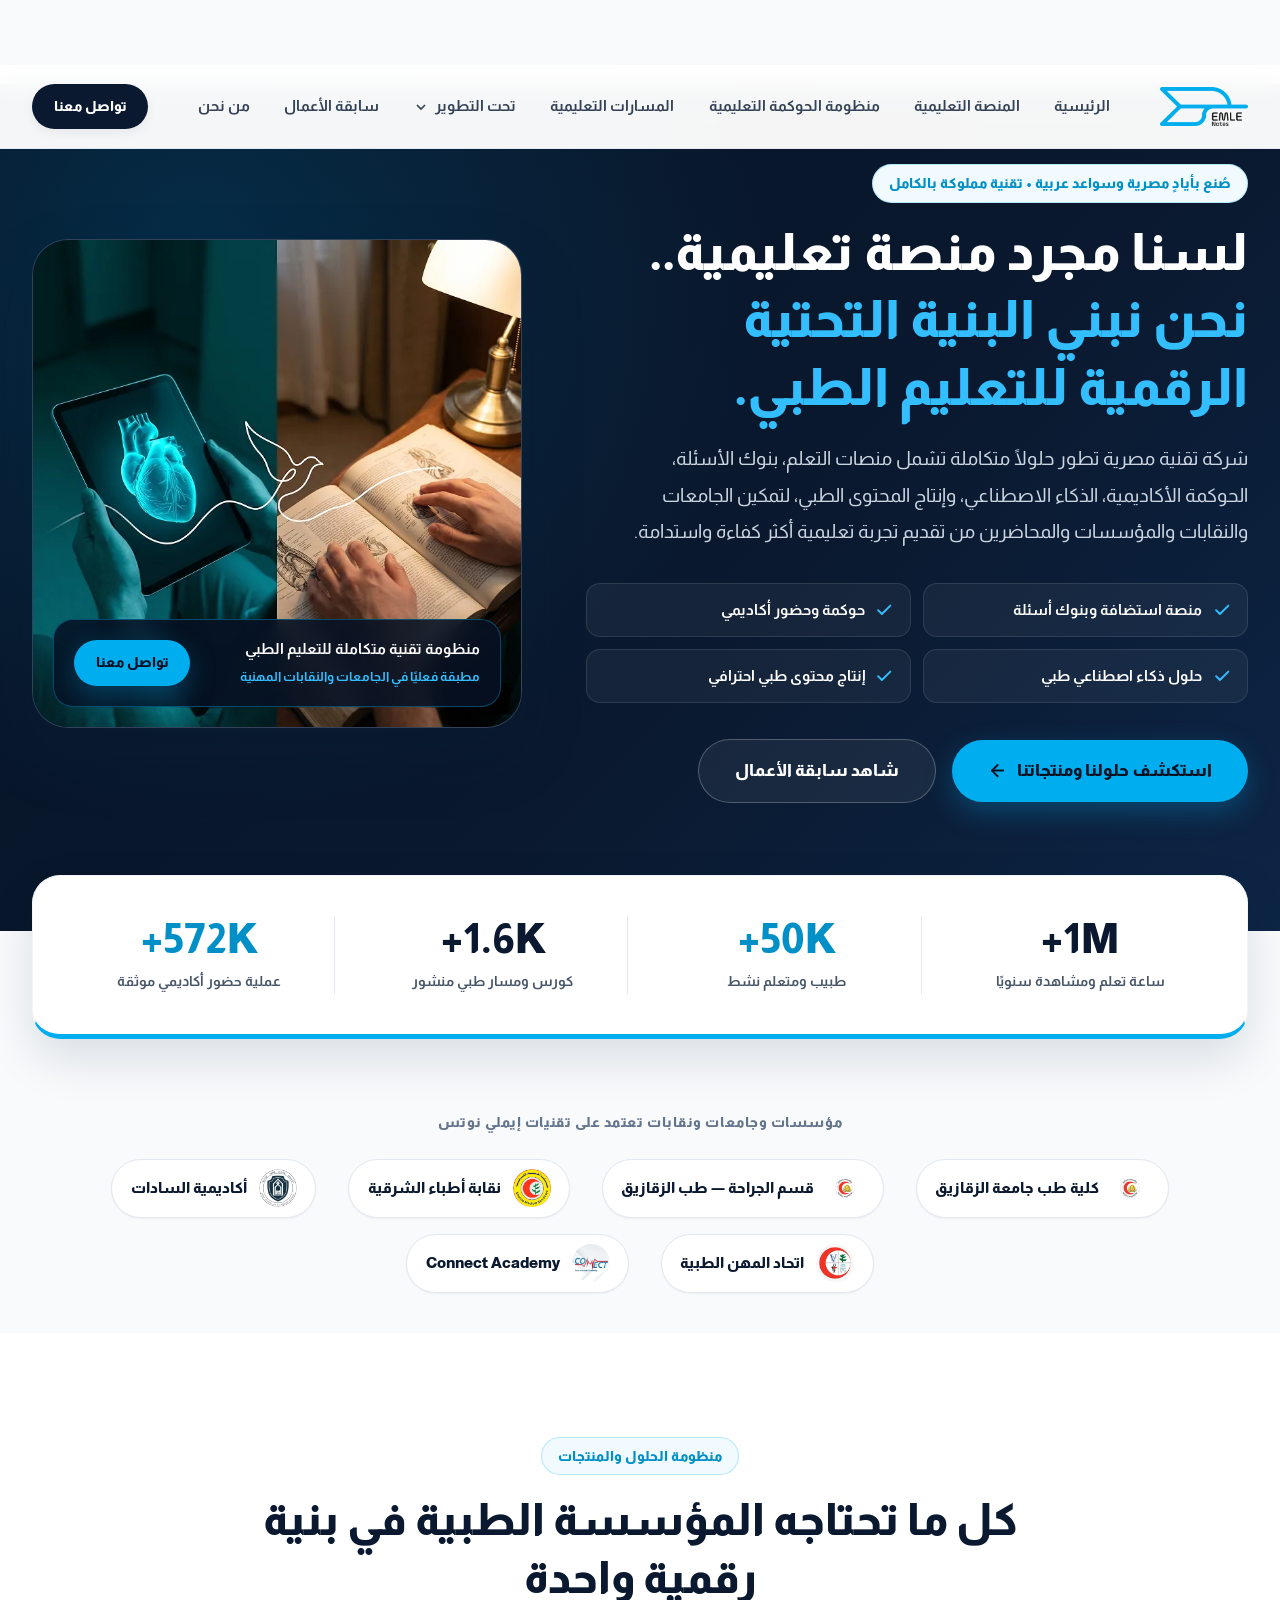
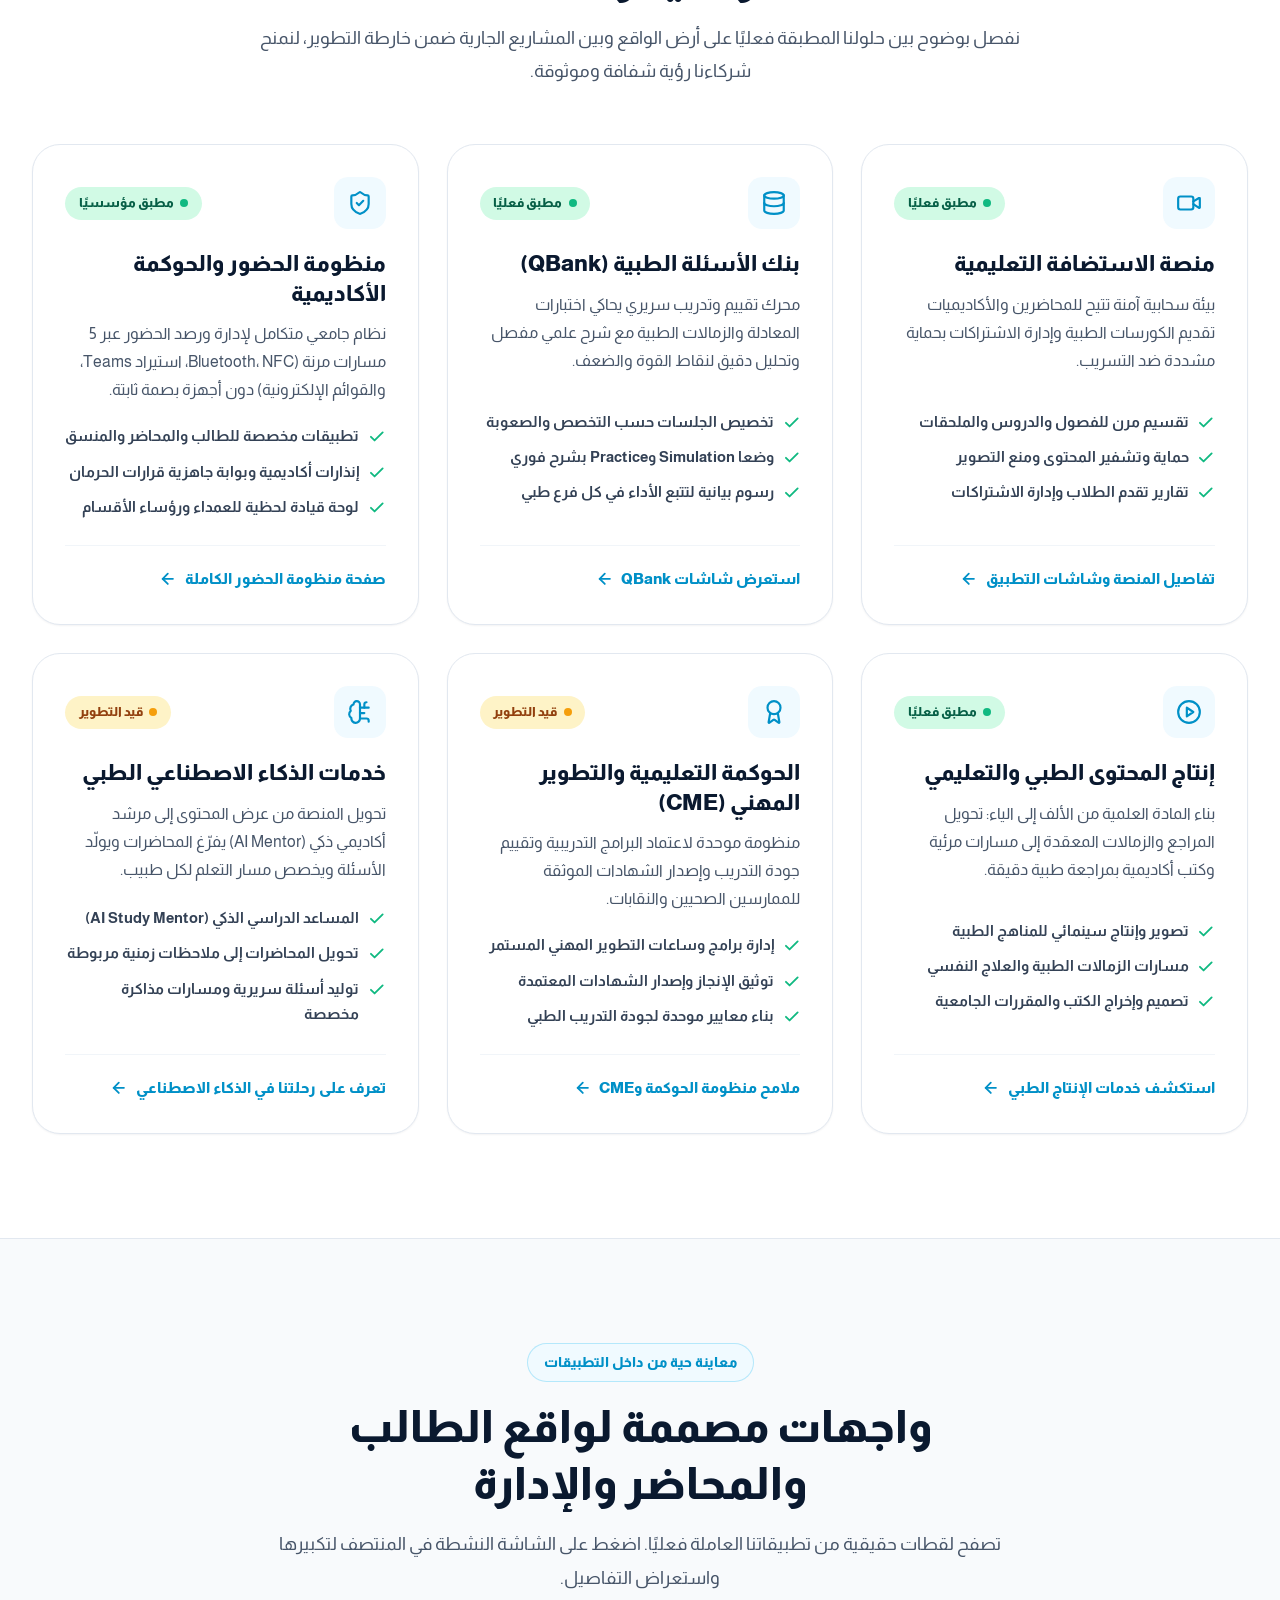
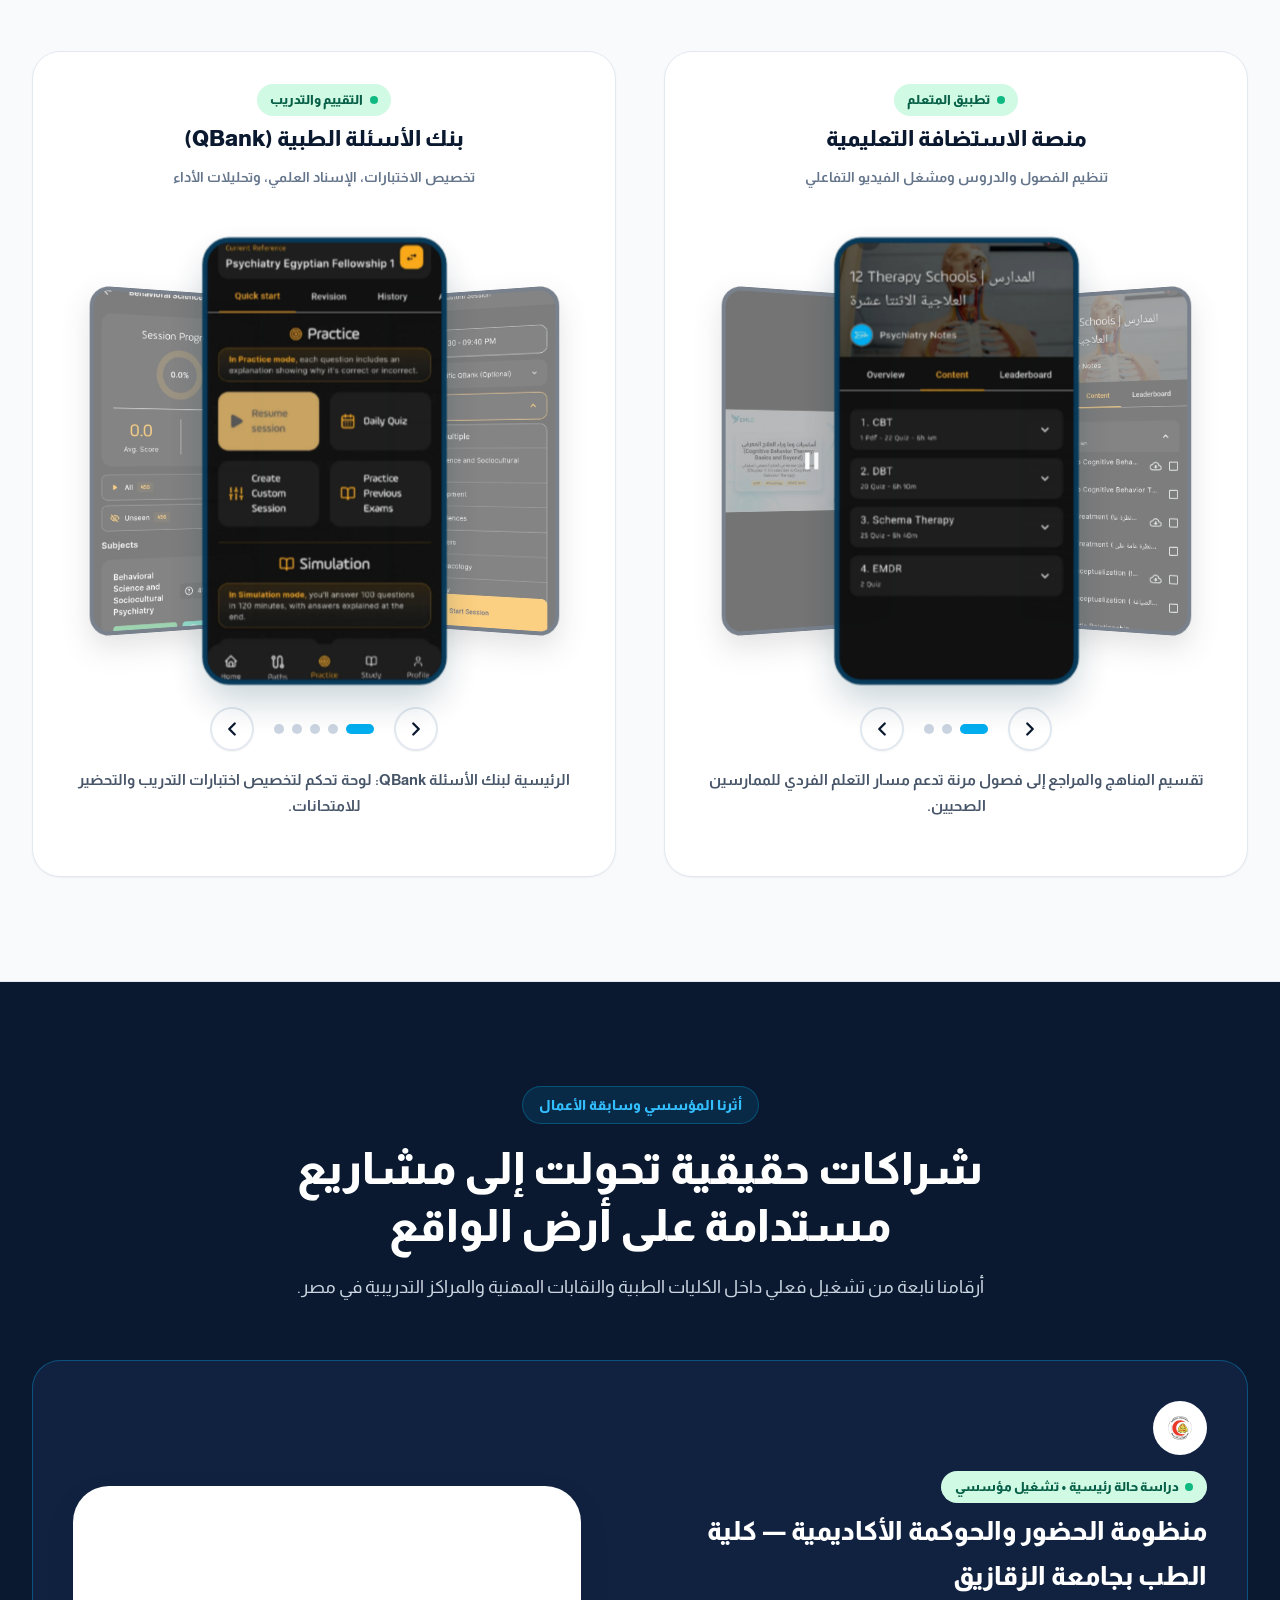
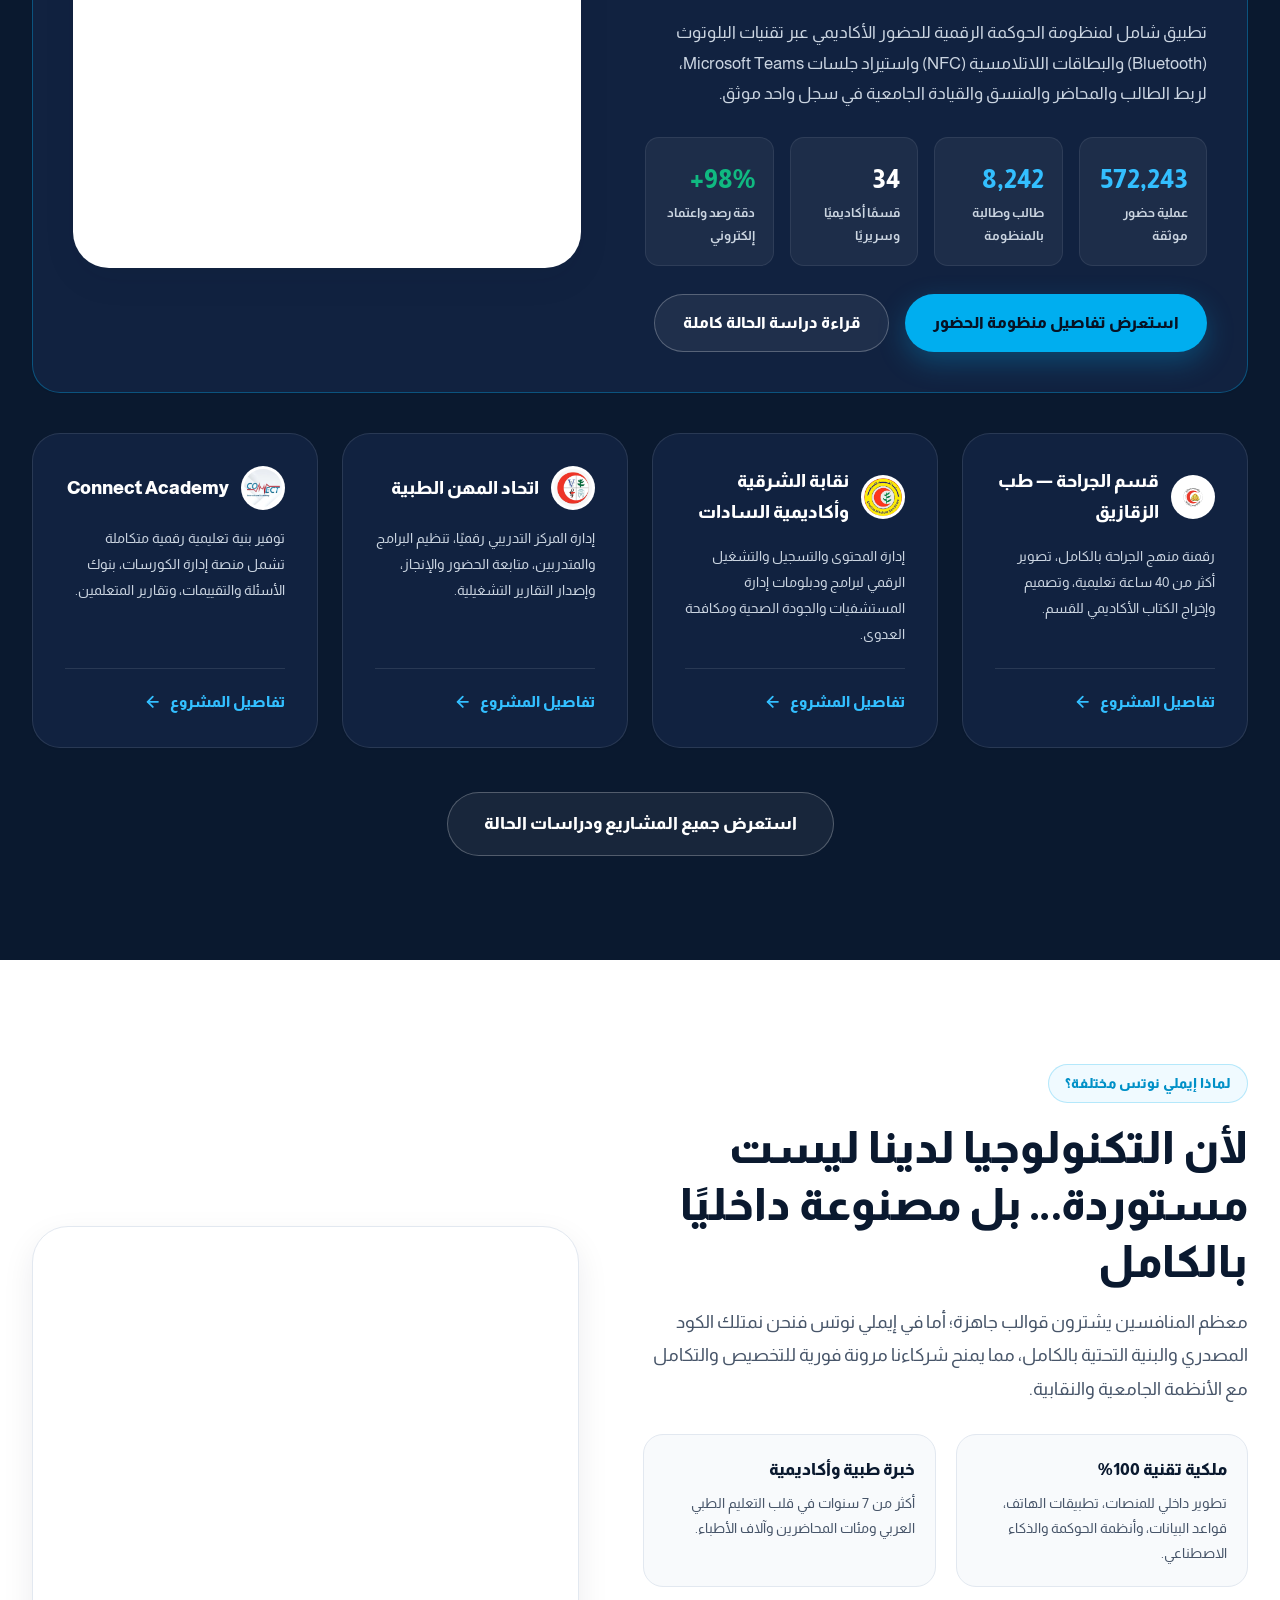
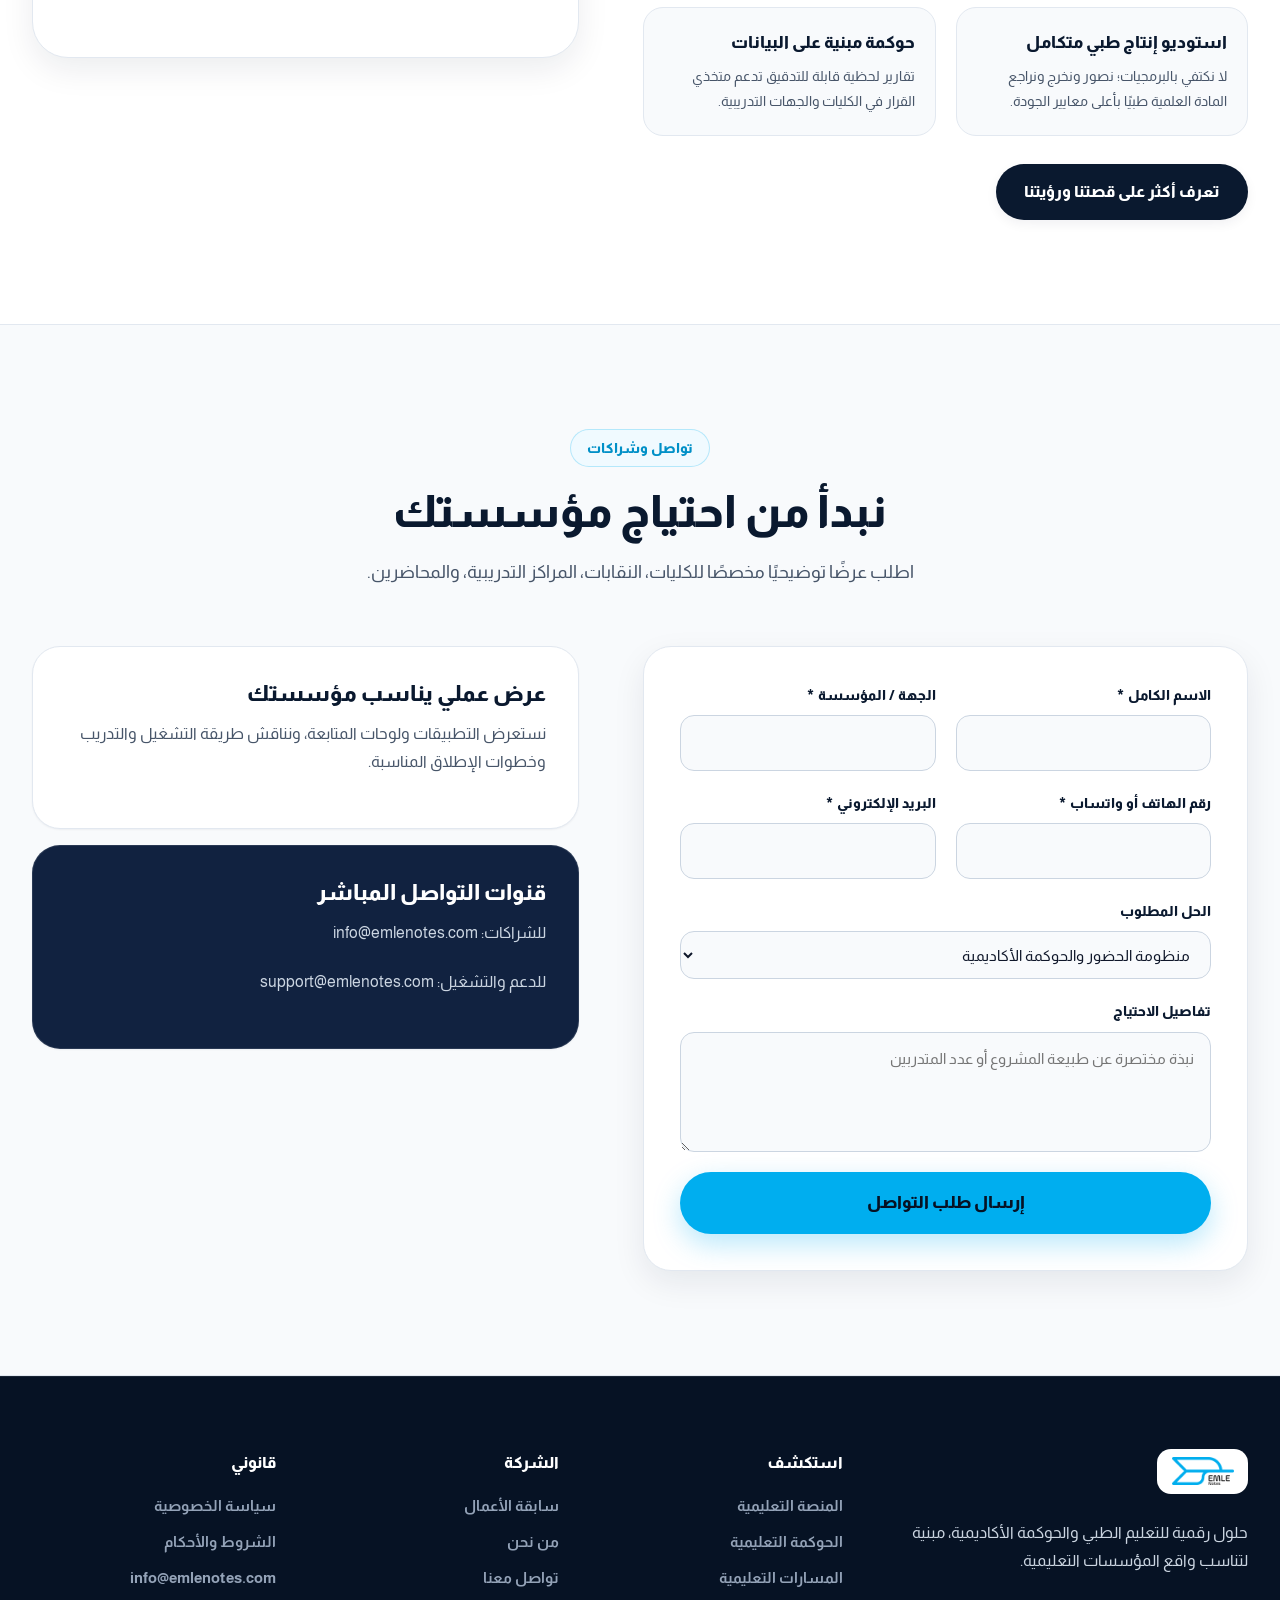
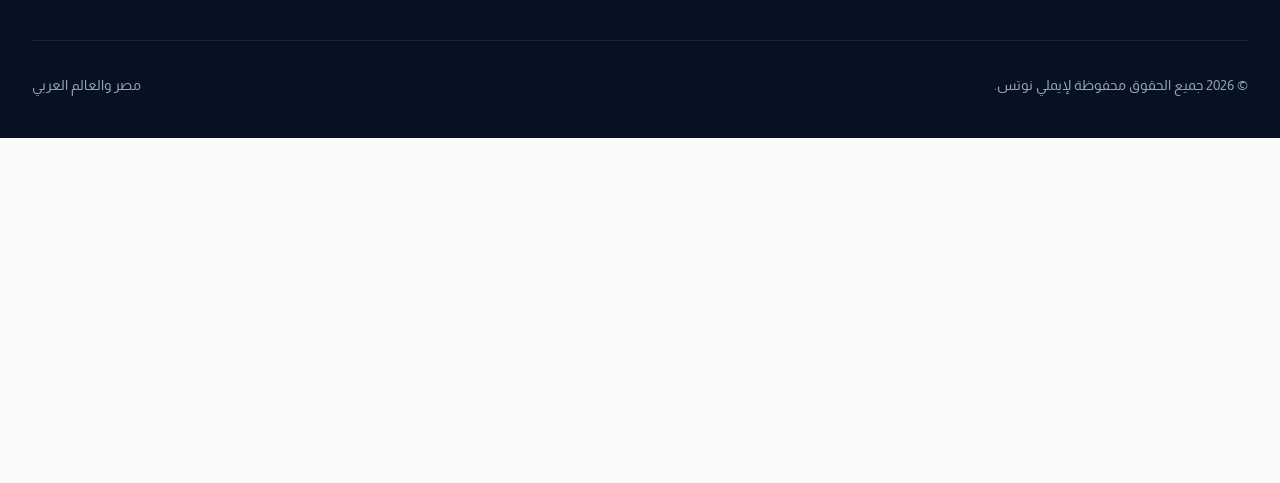
<file: contact.html>
<!doctype html><html lang="ar" dir="rtl"><head><meta charset="utf-8"><meta http-equiv="refresh" content="0;url=index.html#contact"><link rel="canonical" href="index.html#contact"><title>جاري التحويل إلى التواصل | إيملي نوتس</title></head><body><p><a href="index.html#contact">الانتقال إلى التواصل</a></p></body></html>
</file>
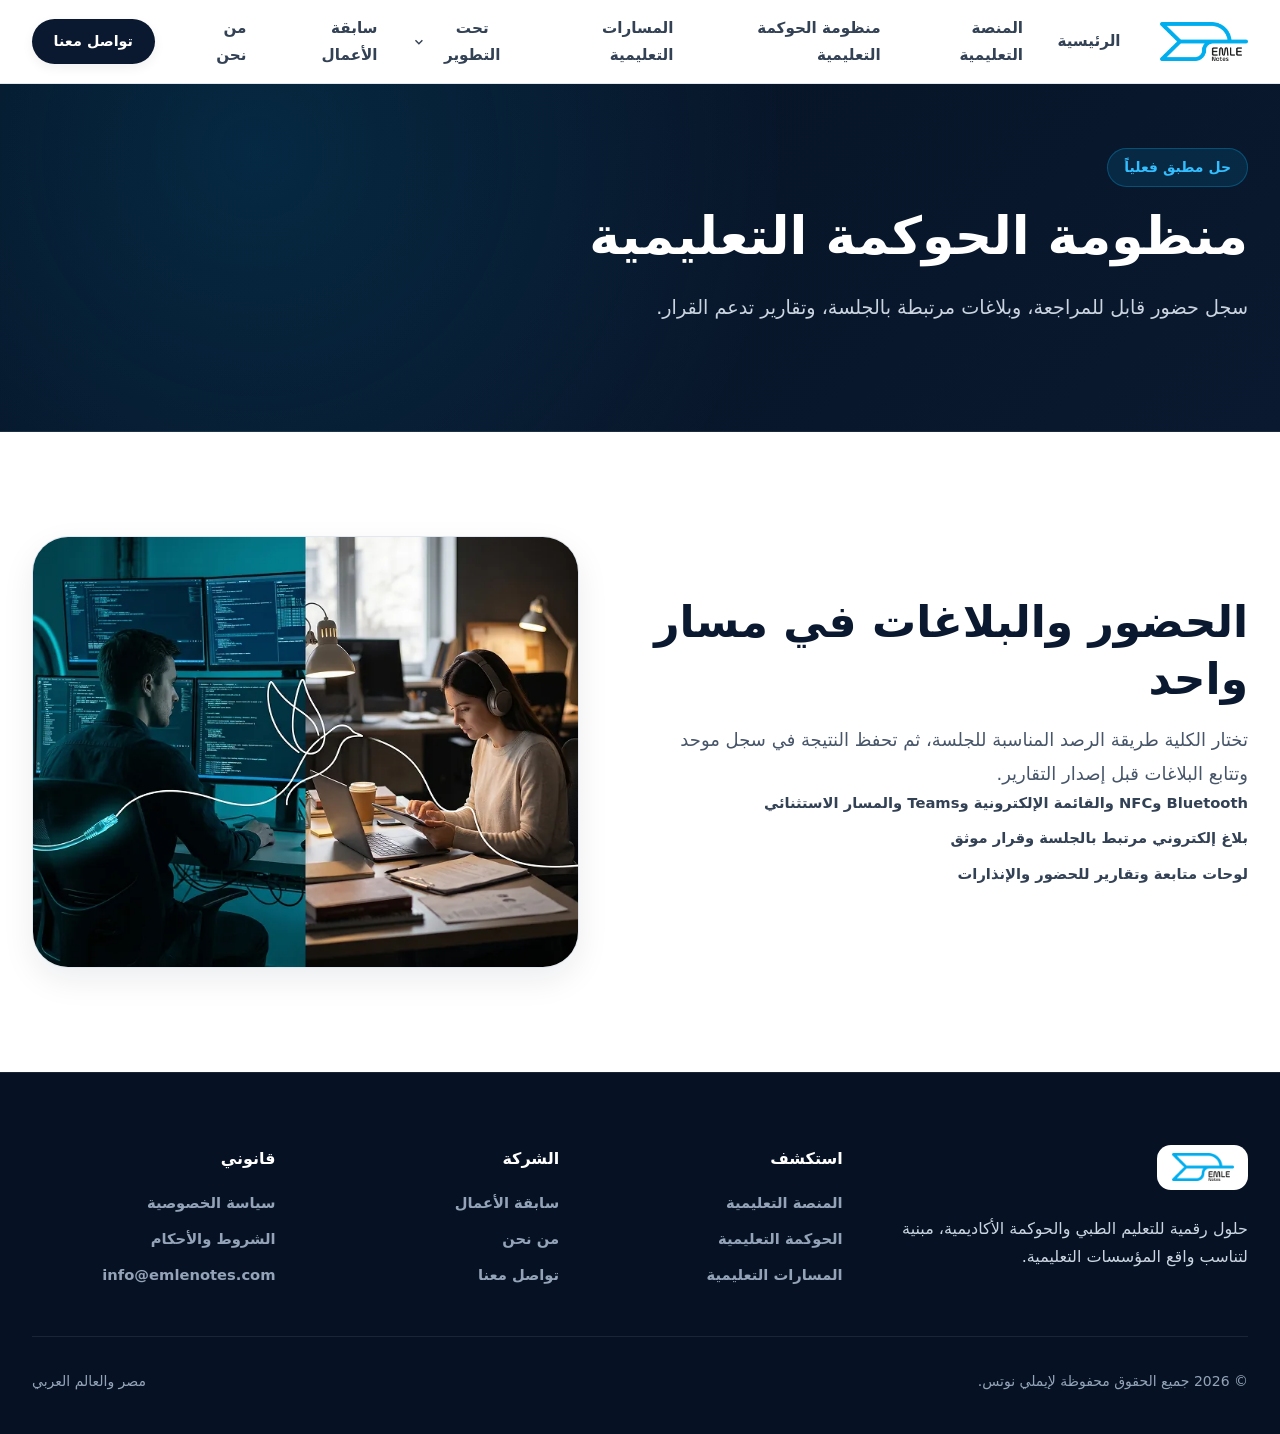
<file: governance.html>
<!doctype html><html lang="ar" dir="rtl"><head><meta charset="utf-8"><meta name="viewport" content="width=device-width,initial-scale=1"><title>منظومة الحوكمة التعليمية | إيملي نوتس</title><meta name="description" content="الحضور والبلاغات والتقارير في سجل أكاديمي موثق."><link rel="canonical" href="governance.html"><link rel="stylesheet" href="css/main.css"></head><body><header class="site-header"><div class="container header-inner"><a class="brand-logo" href="index.html"><img src="assets/img/emle-logo.webp" alt="إيملي نوتس" width="140" height="63"></a><div class="header-actions"><a class="btn btn--navy btn--sm" href="index.html#contact">تواصل معنا</a></div></div></header><main id="main-content"><section class="page-hero"><div class="container"><span class="eyebrow">حل مطبق فعلياً</span><h1 class="hero-title">منظومة الحوكمة التعليمية</h1><p class="hero-lead">سجل حضور قابل للمراجعة، وبلاغات مرتبطة بالجلسة، وتقارير تدعم القرار.</p></div></section><section class="section section--white"><div class="container feature-split"><div><h2 class="section-title">الحضور والبلاغات في مسار واحد</h2><p class="section-desc">تختار الكلية طريقة الرصد المناسبة للجلسة، ثم تحفظ النتيجة في سجل موحد وتتابع البلاغات قبل إصدار التقارير.</p><ul class="card-list"><li>Bluetooth وNFC والقائمة الإلكترونية وTeams والمسار الاستثنائي</li><li>بلاغ إلكتروني مرتبط بالجلسة وقرار موثق</li><li>لوحات متابعة وتقارير للحضور والإنذارات</li></ul></div><div class="feature-media"><img src="assets/img/attendance-system.webp" alt="منظومة الحوكمة التعليمية" width="720" height="720" loading="lazy"></div></div></section></main><footer class="site-footer"><div class="container footer-bottom"><span>© 2026 إيملي نوتس</span><a href="index.html#contact">تواصل معنا</a></div></footer><script src="js/app.js?v=shared-chrome-1"></script></body></html>
</file>
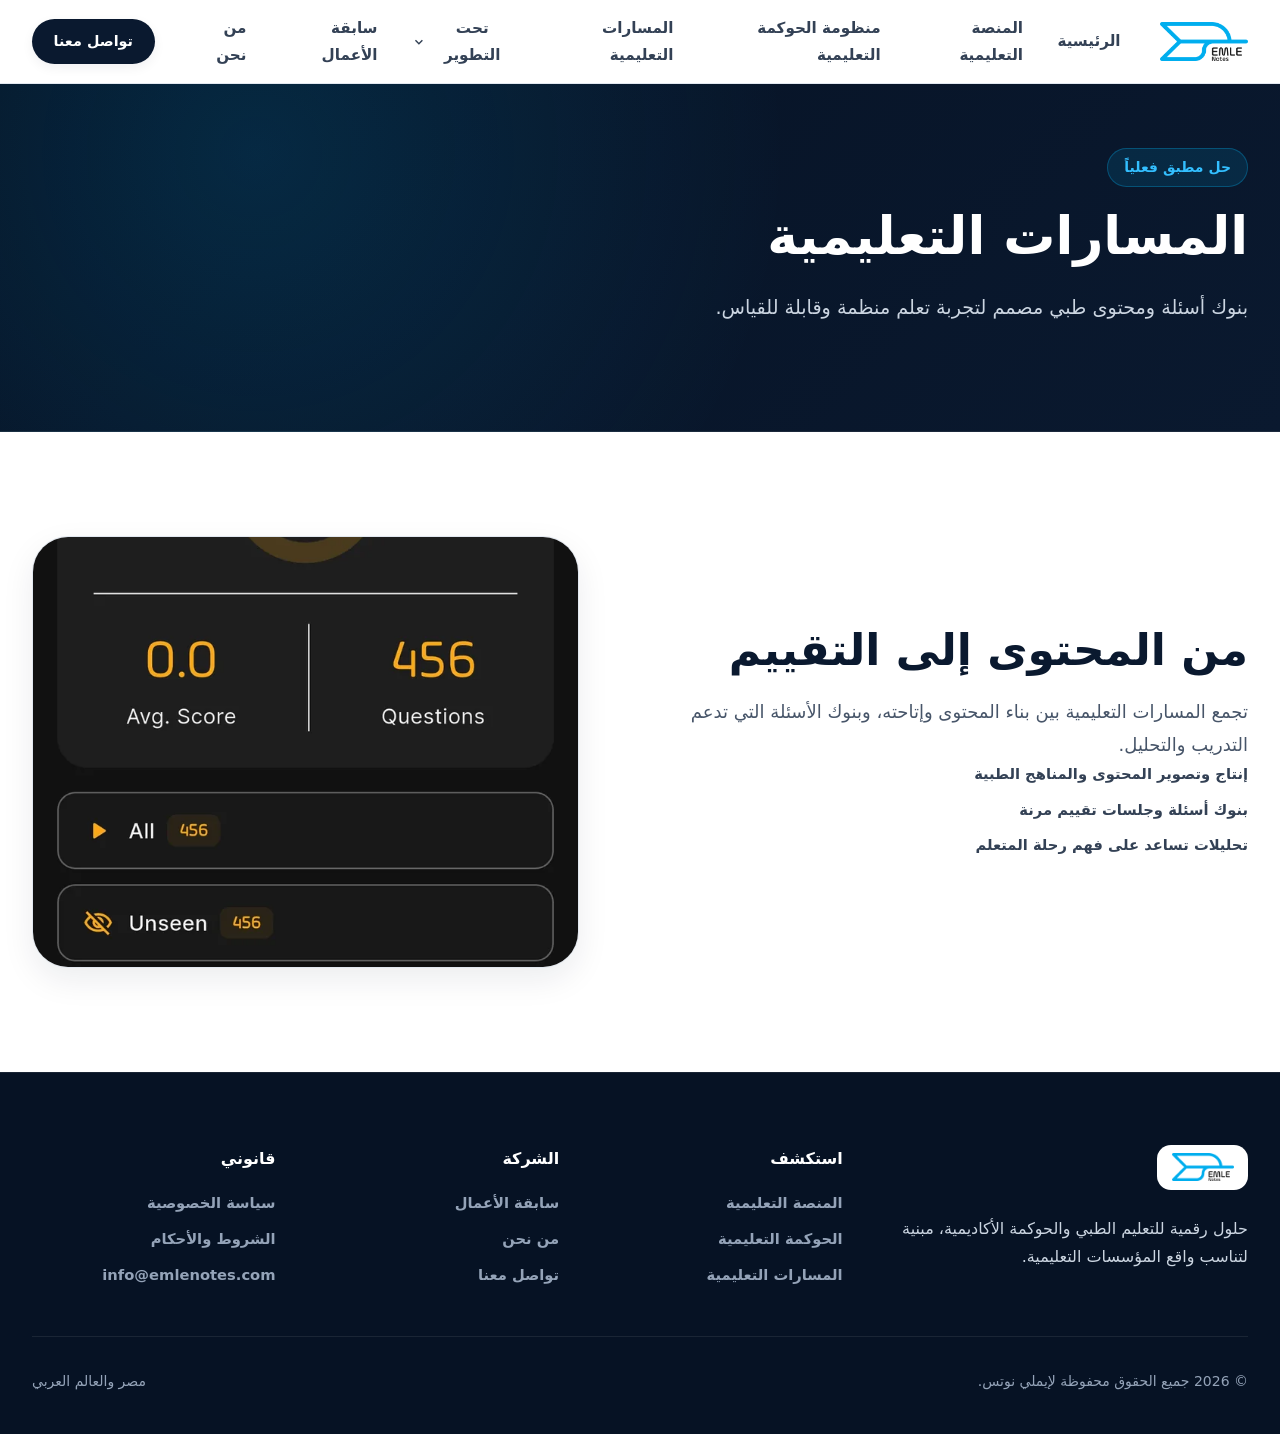
<file: learning-paths.html>
<!doctype html><html lang="ar" dir="rtl"><head><meta charset="utf-8"><meta name="viewport" content="width=device-width,initial-scale=1"><title>المسارات التعليمية | إيملي نوتس</title><meta name="description" content="بنوك أسئلة ومحتوى طبي لمسارات تعلم منظمة."><link rel="canonical" href="learning-paths.html"><link rel="stylesheet" href="css/main.css"></head><body><header class="site-header"><div class="container header-inner"><a class="brand-logo" href="index.html"><img src="assets/img/emle-logo.webp" alt="إيملي نوتس" width="140" height="63"></a><div class="header-actions"><a class="btn btn--navy btn--sm" href="index.html#contact">تواصل معنا</a></div></div></header><main id="main-content"><section class="page-hero"><div class="container"><span class="eyebrow">حل مطبق فعلياً</span><h1 class="hero-title">المسارات التعليمية</h1><p class="hero-lead">بنوك أسئلة ومحتوى طبي مصمم لتجربة تعلم منظمة وقابلة للقياس.</p></div></section><section class="section section--white"><div class="container feature-split"><div><h2 class="section-title">من المحتوى إلى التقييم</h2><p class="section-desc">تجمع المسارات التعليمية بين بناء المحتوى وإتاحته، وبنوك الأسئلة التي تدعم التدريب والتحليل.</p><ul class="card-list"><li>إنتاج وتصوير المحتوى والمناهج الطبية</li><li>بنوك أسئلة وجلسات تقييم مرنة</li><li>تحليلات تساعد على فهم رحلة المتعلم</li></ul></div><div class="feature-media"><img src="assets/img/qbank-analytics.webp" alt="المسارات التعليمية وبنوك الأسئلة" width="720" height="720" loading="lazy"></div></div></section></main><footer class="site-footer"><div class="container footer-bottom"><span>© 2026 إيملي نوتس</span><a href="index.html#contact">تواصل معنا</a></div></footer><script src="js/app.js?v=shared-chrome-1"></script></body></html>
</file>
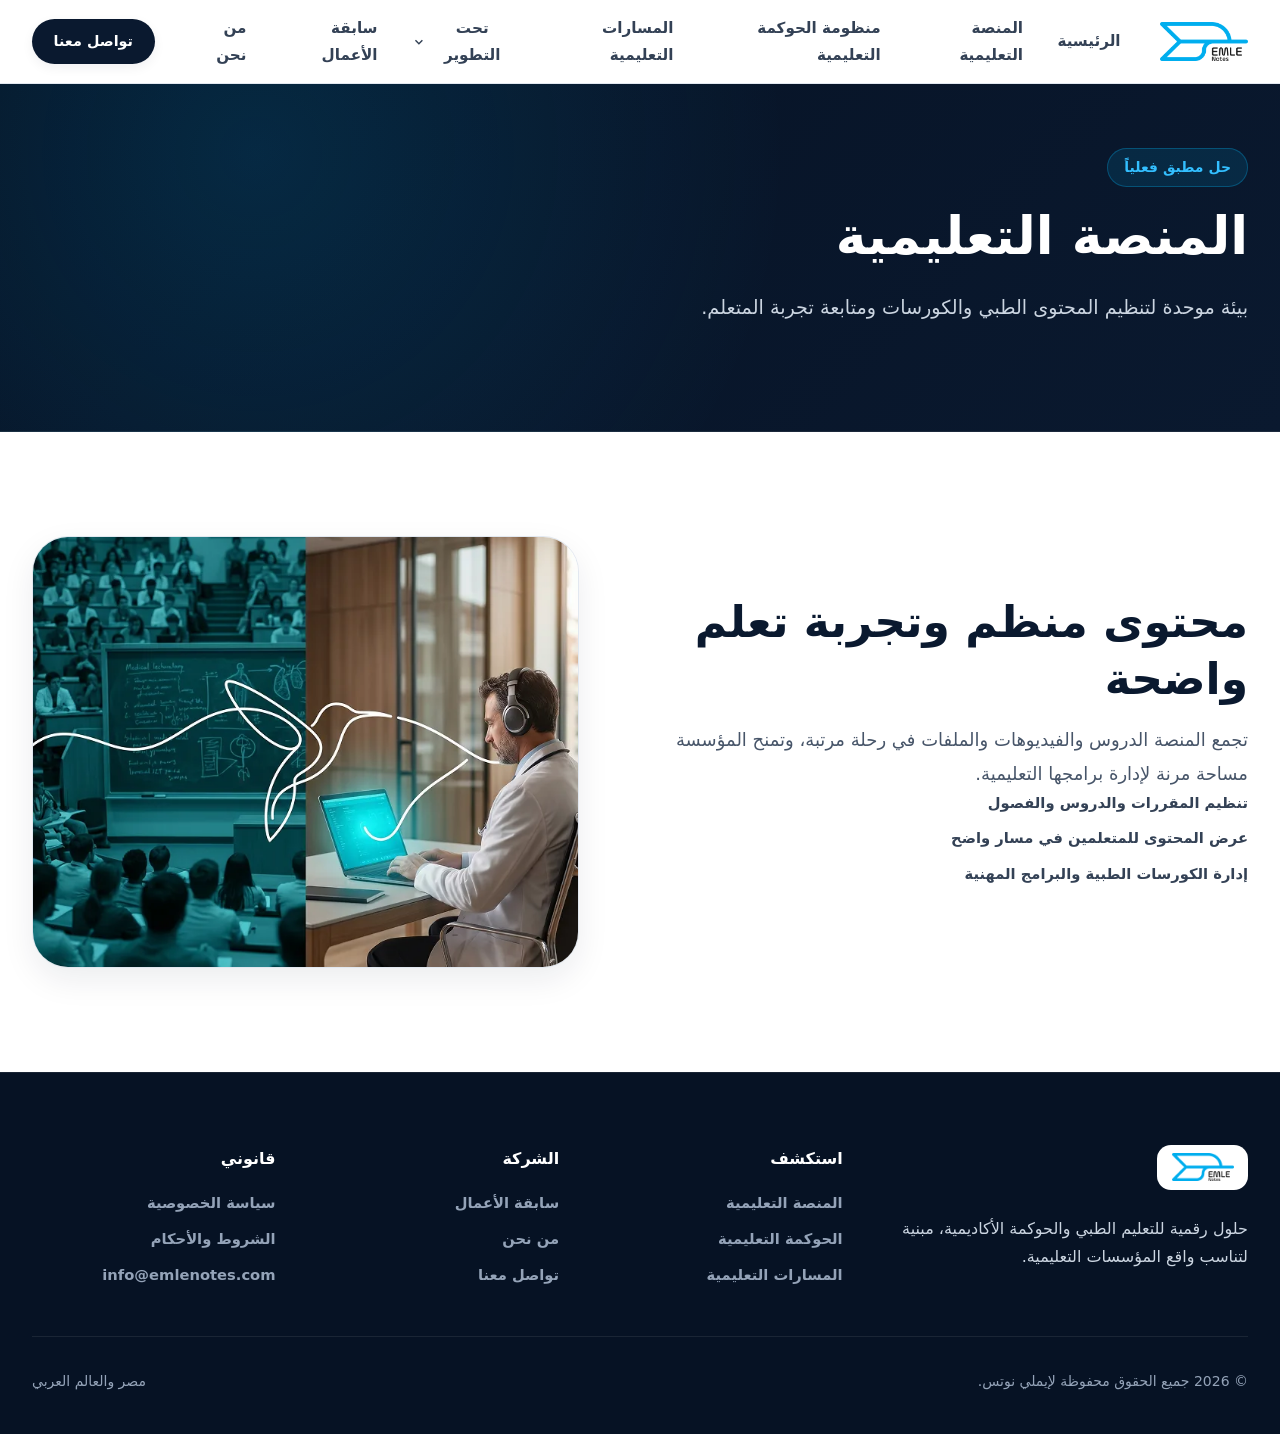
<file: platform.html>
<!doctype html><html lang="ar" dir="rtl"><head><meta charset="utf-8"><meta name="viewport" content="width=device-width,initial-scale=1"><title>المنصة التعليمية | إيملي نوتس</title><meta name="description" content="منصة إيملي نوتس التعليمية لإدارة المحتوى والكورسات الطبية."><link rel="canonical" href="platform.html"><link rel="stylesheet" href="css/main.css"></head><body><header class="site-header"><div class="container header-inner"><a class="brand-logo" href="index.html"><img src="assets/img/emle-logo.webp" alt="إيملي نوتس" width="140" height="63"></a><nav class="main-nav"><a class="nav-link" href="index.html">الرئيسية</a><a class="nav-link" href="governance.html">الحوكمة التعليمية</a><a class="nav-link" href="learning-paths.html">المسارات التعليمية</a><a class="nav-link" href="projects.html">سابقة الأعمال</a><a class="nav-link" href="about.html">من نحن</a></nav><div class="header-actions"><a class="btn btn--navy btn--sm" href="index.html#contact">تواصل معنا</a></div></div></header><main id="main-content"><section class="page-hero"><div class="container"><span class="eyebrow">حل مطبق فعلياً</span><h1 class="hero-title">المنصة التعليمية</h1><p class="hero-lead">بيئة موحدة لتنظيم المحتوى الطبي والكورسات ومتابعة تجربة المتعلم.</p></div></section><section class="section section--white"><div class="container feature-split"><div><h2 class="section-title">محتوى منظم وتجربة تعلم واضحة</h2><p class="section-desc">تجمع المنصة الدروس والفيديوهات والملفات في رحلة مرتبة، وتمنح المؤسسة مساحة مرنة لإدارة برامجها التعليمية.</p><ul class="card-list"><li>تنظيم المقررات والدروس والفصول</li><li>عرض المحتوى للمتعلمين في مسار واضح</li><li>إدارة الكورسات الطبية والبرامج المهنية</li></ul></div><div class="feature-media"><img src="assets/img/hosting-platform.webp" alt="المنصة التعليمية" width="720" height="720" loading="lazy"></div></div></section></main><footer class="site-footer"><div class="container footer-bottom"><span>© 2026 إيملي نوتس</span><a href="index.html#contact">تواصل معنا</a></div></footer><script src="js/app.js?v=shared-chrome-1"></script></body></html>
</file>
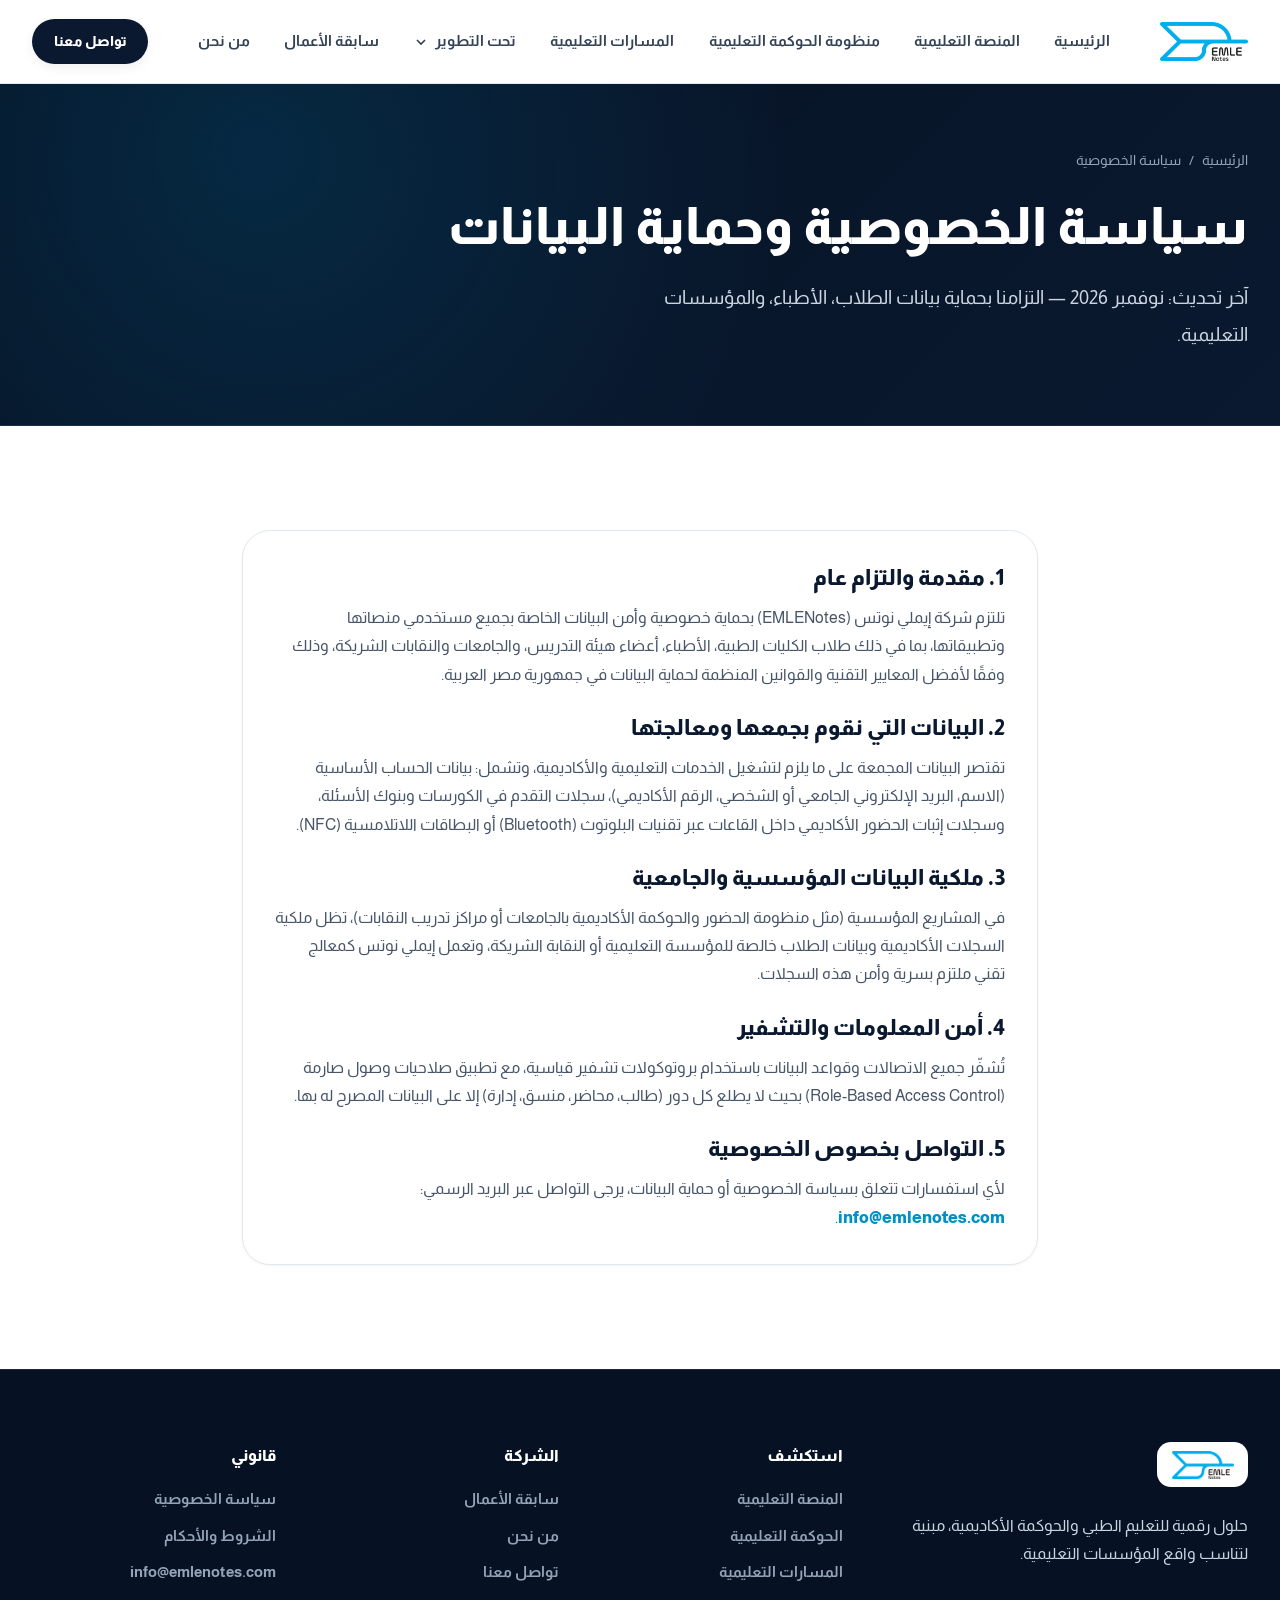
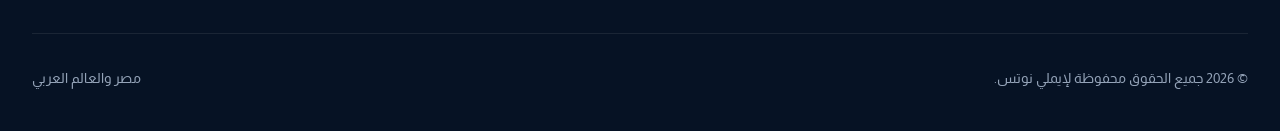
<file: privacy.html>
<!DOCTYPE html>
<html lang="ar" dir="rtl">
<head>
  <meta charset="UTF-8">
  <meta name="viewport" content="width=device-width, initial-scale=1.0">
  <title>سياسة الخصوصية وحماية البيانات | إيملي نوتس EMLENotes</title>
  <meta name="description" content="سياسة الخصوصية وحماية البيانات الأكاديمية والشخصية لمنصات وتطبيقات إيملي نوتس (EMLENotes).">
  <meta name="theme-color" content="#0A192F">
  <link rel="icon" type="image/png" sizes="32x32" href="assets/img/favicon-32.png">
  <link rel="preconnect" href="https://fonts.googleapis.com">
  <link rel="preconnect" href="https://fonts.gstatic.com" crossorigin>
  <link href="https://fonts.googleapis.com/css2?family=Almarai:wght@300;400;700;800&display=swap" rel="stylesheet">
  <link rel="stylesheet" href="css/main.css">
</head>
<body>
  <a href="#main-content" class="skip-link">تخطَّ إلى المحتوى الرئيسي</a>

  <header class="site-header">
    <div class="container header-inner">
      <a href="index.html" class="brand-logo" aria-label="إيملي نوتس — الصفحة الرئيسية">
        <img src="assets/img/emle-logo.webp" alt="شعار إيملي نوتس EMLENotes" width="140" height="63">
      </a>
      <nav class="main-nav" aria-label="التنقل الرئيسي">
        <a href="index.html" class="nav-link">الرئيسية</a>
        <a href="about.html" class="nav-link">من نحن</a>
        <a href="solutions.html" class="nav-link">الحلول والمنتجات</a>
        <a href="projects.html" class="nav-link">سابقة الأعمال</a>
        <a href="attendance.html" class="nav-link">منظومة الحضور</a>
        <a href="roadmap.html" class="nav-link">الرؤية وخارطة الطريق</a>
        <a href="contact.html" class="nav-link">تواصل معنا</a>
      </nav>
      <div class="header-actions">
        <a href="contact.html" class="btn btn--navy btn--sm">اطلب عرضًا توضيحيًا</a>
      </div>
      <button type="button" id="mobile-menu-toggle" class="mobile-menu-btn" aria-label="فتح القائمة" aria-expanded="false" aria-controls="mobile-drawer">
        <svg xmlns="http://www.w3.org/2000/svg" width="26" height="26" viewBox="0 0 24 24" fill="none" stroke="currentColor" stroke-width="2.2" stroke-linecap="round" stroke-linejoin="round" aria-hidden="true"><path d="M4 6h16"/><path d="M4 12h16"/><path d="M4 18h16"/></svg>
      </button>
    </div>
    <div id="mobile-drawer" class="mobile-drawer" aria-label="قائمة الجوال">
      <a href="index.html" class="mobile-nav-link">الرئيسية</a>
      <a href="about.html" class="mobile-nav-link">من نحن</a>
      <a href="solutions.html" class="mobile-nav-link">الحلول والمنتجات</a>
      <a href="attendance.html" class="mobile-nav-link">منظومة الحضور والحوكمة</a>
      <a href="projects.html" class="mobile-nav-link">سابقة الأعمال والشراكات</a>
      <a href="roadmap.html" class="mobile-nav-link">الرؤية وخارطة الطريق</a>
      <a href="contact.html" class="mobile-nav-link">تواصل معنا</a>
    </div>
  </header>

  <main id="main-content">
    <section class="page-hero">
      <div class="container">
        <nav class="breadcrumb" aria-label="مسار الصفحة">
          <a href="index.html">الرئيسية</a>
          <span>/</span>
          <span>سياسة الخصوصية</span>
        </nav>
        <h1 class="hero-title">سياسة الخصوصية وحماية البيانات</h1>
        <p class="hero-lead" style="margin-bottom: 0;">آخر تحديث: نوفمبر 2026 — التزامنا بحماية بيانات الطلاب، الأطباء، والمؤسسات التعليمية.</p>
      </div>
    </section>

    <section class="section section--white">
      <div class="container" style="max-width: 860px;">
        <div class="card" style="gap: 1.5rem;">
          <div>
            <h2 class="card-title">1. مقدمة والتزام عام</h2>
            <p class="card-text" style="margin-bottom:0;">
              تلتزم شركة إيملي نوتس (EMLENotes) بحماية خصوصية وأمن البيانات الخاصة بجميع مستخدمي منصاتها وتطبيقاتها، بما في ذلك طلاب الكليات الطبية، الأطباء، أعضاء هيئة التدريس، والجامعات والنقابات الشريكة، وذلك وفقًا لأفضل المعايير التقنية والقوانين المنظمة لحماية البيانات في جمهورية مصر العربية.
            </p>
          </div>
          <div>
            <h2 class="card-title">2. البيانات التي نقوم بجمعها ومعالجتها</h2>
            <p class="card-text" style="margin-bottom:0;">
              تقتصر البيانات المجمعة على ما يلزم لتشغيل الخدمات التعليمية والأكاديمية، وتشمل: بيانات الحساب الأساسية (الاسم، البريد الإلكتروني الجامعي أو الشخصي، الرقم الأكاديمي)، سجلات التقدم في الكورسات وبنوك الأسئلة، وسجلات إثبات الحضور الأكاديمي داخل القاعات عبر تقنيات البلوتوث (Bluetooth) أو البطاقات اللاتلامسية (NFC).
            </p>
          </div>
          <div>
            <h2 class="card-title">3. ملكية البيانات المؤسسية والجامعية</h2>
            <p class="card-text" style="margin-bottom:0;">
              في المشاريع المؤسسية (مثل منظومة الحضور والحوكمة الأكاديمية بالجامعات أو مراكز تدريب النقابات)، تظل ملكية السجلات الأكاديمية وبيانات الطلاب خالصة للمؤسسة التعليمية أو النقابة الشريكة، وتعمل إيملي نوتس كمعالج تقني ملتزم بسرية وأمن هذه السجلات.
            </p>
          </div>
          <div>
            <h2 class="card-title">4. أمن المعلومات والتشفير</h2>
            <p class="card-text" style="margin-bottom:0;">
              تُشفّر جميع الاتصالات وقواعد البيانات باستخدام بروتوكولات تشفير قياسية، مع تطبيق صلاحيات وصول صارمة (Role-Based Access Control) بحيث لا يطلع كل دور (طالب، محاضر، منسق، إدارة) إلا على البيانات المصرح له بها.
            </p>
          </div>
          <div>
            <h2 class="card-title">5. التواصل بخصوص الخصوصية</h2>
            <p class="card-text" style="margin-bottom:0;">
              لأي استفسارات تتعلق بسياسة الخصوصية أو حماية البيانات، يرجى التواصل عبر البريد الرسمي: <a href="mailto:info@emlenotes.com" style="color:var(--cyan-600); font-weight:800;">info@emlenotes.com</a>.
            </p>
          </div>
        </div>
      </div>
    </section>
  </main>

  <footer class="site-footer">
    <div class="container">
      <div class="footer-bottom" style="padding-top:0;">
        <span>© 2026 جميع الحقوق محفوظة لشركة إيملي نوتس (EMLENotes).</span>
        <div style="display: flex; gap: 1.5rem;">
          <a href="index.html">الرئيسية</a>
          <a href="terms.html">الشروط والأحكام</a>
          <a href="contact.html">تواصل معنا</a>
        </div>
      </div>
    </div>
  </footer>
  <script src="js/app.js?v=shared-chrome-1"></script>
</body>
</html>
</file>
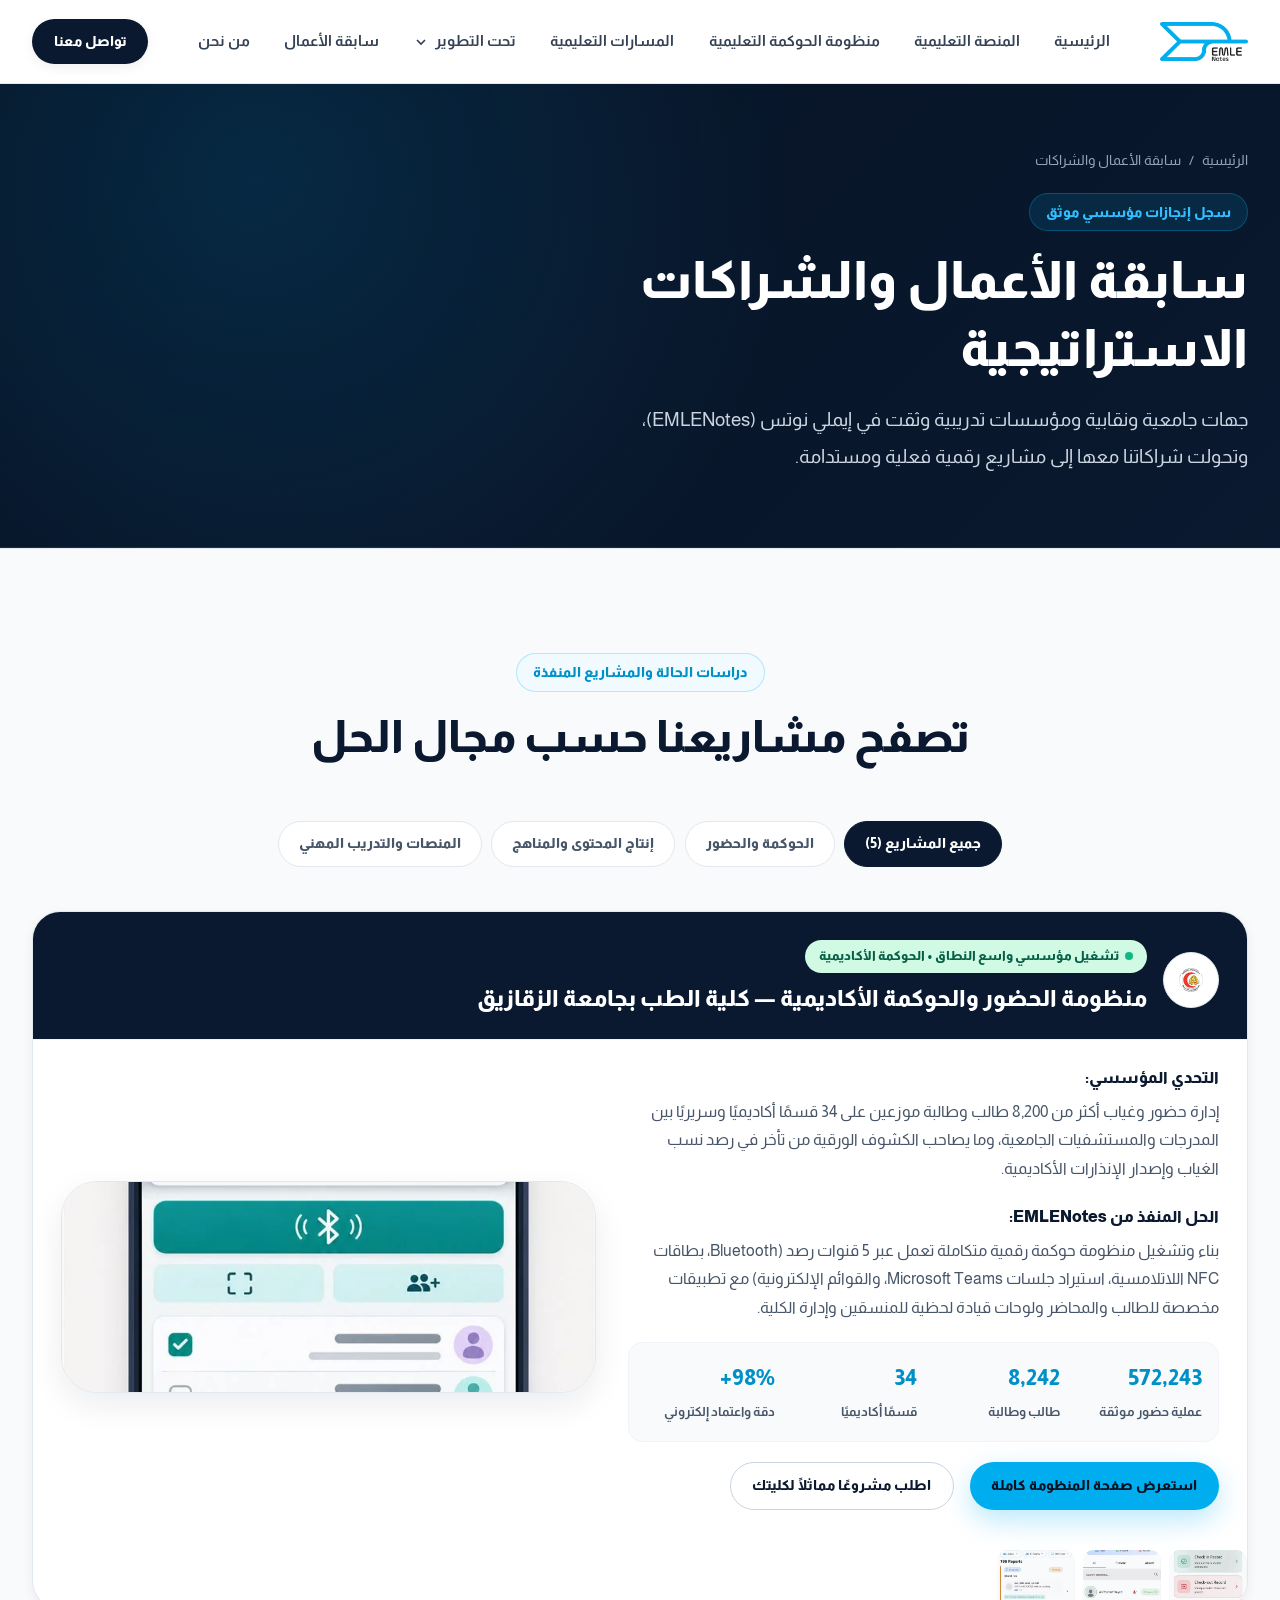
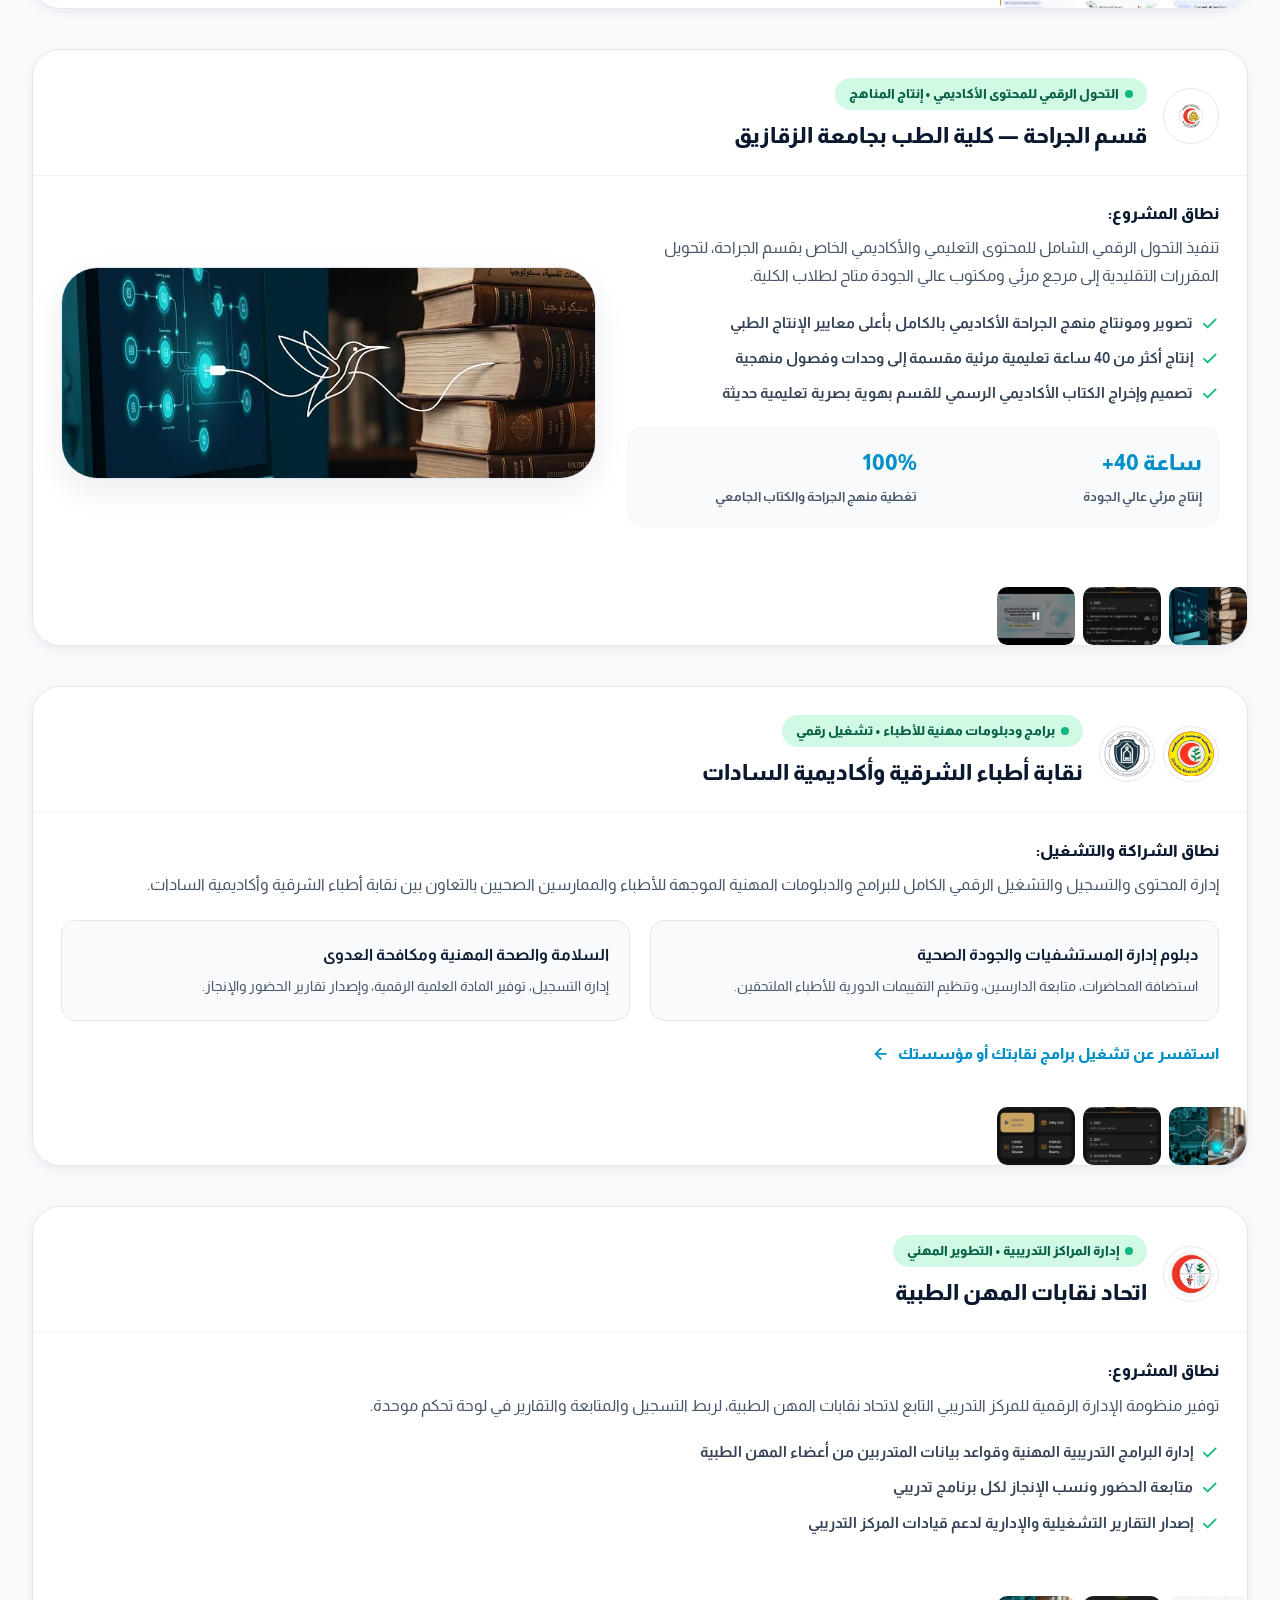
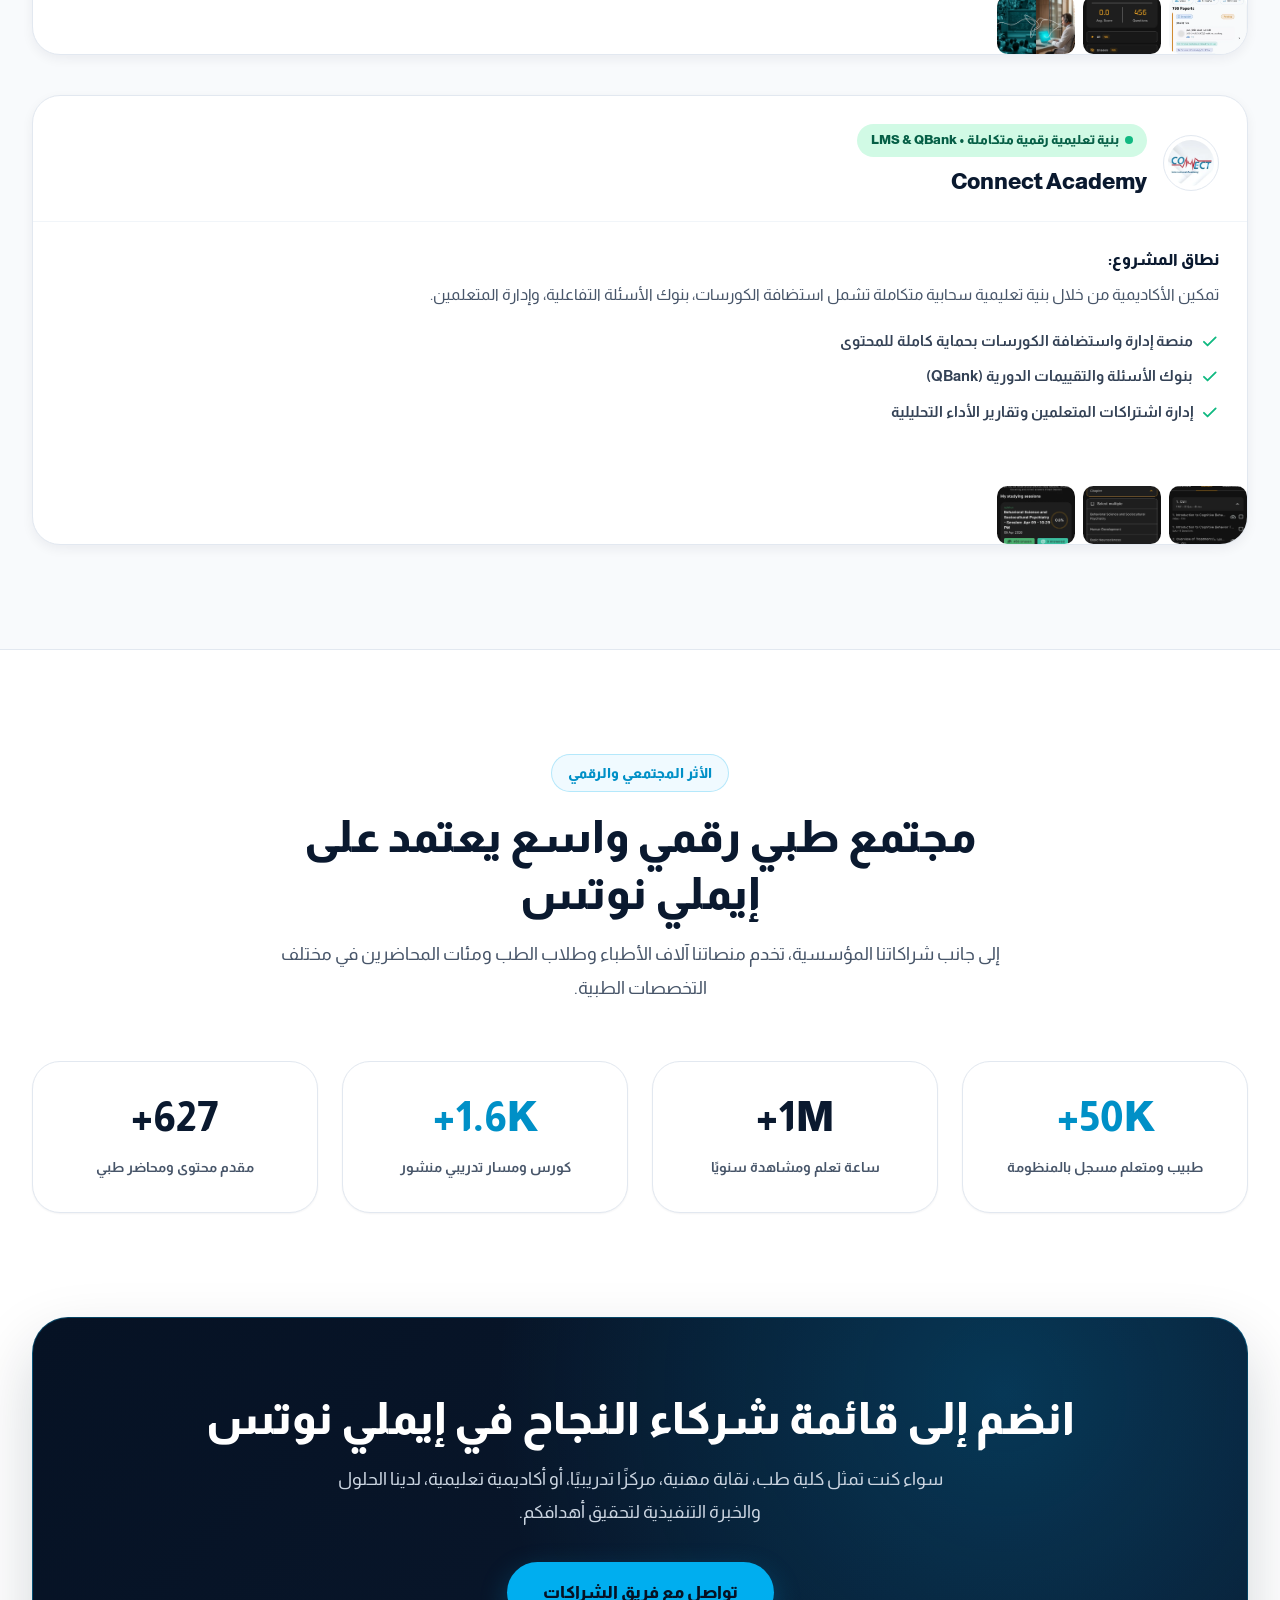
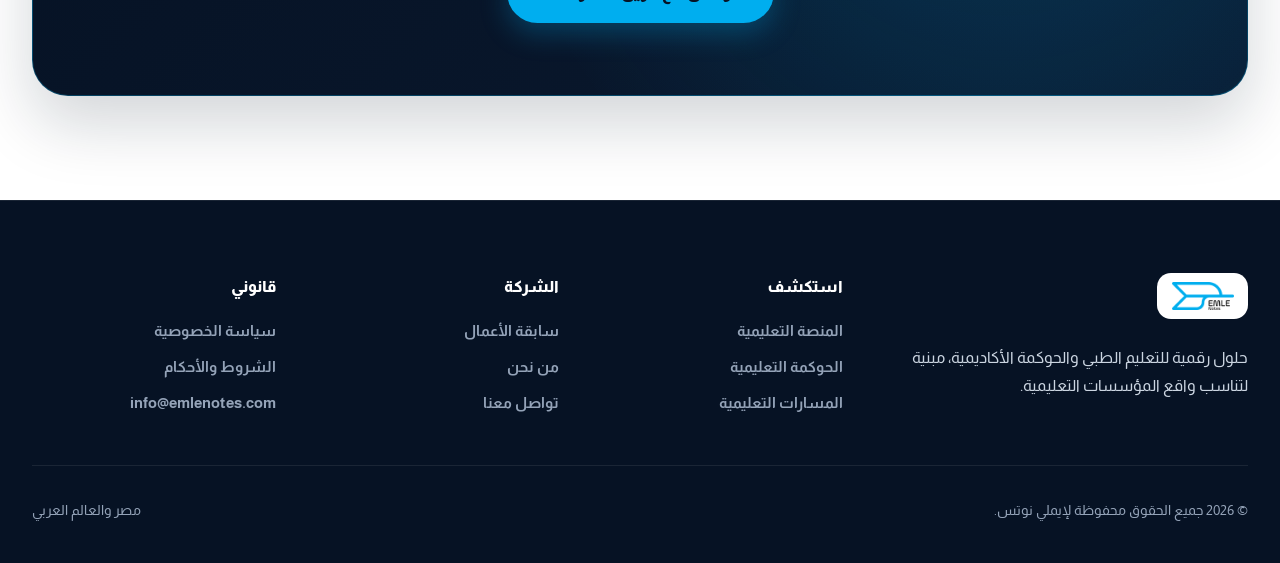
<file: projects.html>
<!DOCTYPE html>
<html lang="ar" dir="rtl">
<head>
  <meta charset="UTF-8">
  <meta name="viewport" content="width=device-width, initial-scale=1.0">
  <title>سابقة الأعمال والشراكات | إيملي نوتس EMLENotes — مشاريع التعليم الطبي والحوكمة</title>
  <meta name="description" content="استعرض سابقة أعمال وشراكات إيملي نوتس مع كلية طب جامعة الزقازيق، قسم الجراحة، نقابة أطباء الشرقية، أكاديمية السادات، اتحاد المهن الطبية، وConnect Academy.">
  <meta name="theme-color" content="#0A192F">

  <link rel="icon" type="image/png" sizes="32x32" href="assets/img/favicon-32.png">
  <link rel="apple-touch-icon" sizes="180x180" href="assets/img/apple-touch-icon.png">

  <meta property="og:type" content="website">
  <meta property="og:locale" content="ar_EG">
  <meta property="og:title" content="سابقة الأعمال والشراكات | إيملي نوتس EMLENotes">
  <meta property="og:description" content="دراسات حالة ومشاريع فعلية ومستدامة مع الجامعات والنقابات المهنية والمؤسسات التدريبية الطبية.">
  <meta property="og:image" content="assets/img/og-cover.jpg">

  <link rel="preconnect" href="https://fonts.googleapis.com">
  <link rel="preconnect" href="https://fonts.gstatic.com" crossorigin>
  <link href="https://fonts.googleapis.com/css2?family=Almarai:wght@300;400;700;800&display=swap" rel="stylesheet">
  <link rel="stylesheet" href="css/main.css">
</head>
<body>
  <a href="#main-content" class="skip-link">تخطَّ إلى المحتوى الرئيسي</a>

  <header class="site-header">
    <div class="container header-inner">
      <a href="index.html" class="brand-logo" aria-label="إيملي نوتس — الصفحة الرئيسية">
        <img src="assets/img/emle-logo.webp" alt="شعار إيملي نوتس EMLENotes" width="140" height="63">
      </a>

      <nav class="main-nav" aria-label="التنقل الرئيسي">
        <a href="index.html" class="nav-link">الرئيسية</a>
        <a href="about.html" class="nav-link">من نحن</a>
        <div class="nav-dropdown">
          <button type="button" class="nav-link nav-dropdown-toggle" aria-expanded="false" aria-haspopup="true">
            الحلول والمنتجات
            <svg xmlns="http://www.w3.org/2000/svg" viewBox="0 0 24 24" fill="none" stroke="currentColor" stroke-width="2.5" stroke-linecap="round" stroke-linejoin="round" aria-hidden="true"><path d="m6 9 6 6 6-6"/></svg>
          </button>
          <div class="nav-dropdown-menu" role="menu">
            <a href="solutions.html#hosting" class="dropdown-item" role="menuitem">
              <span class="dropdown-item-title">منصة الاستضافة التعليمية <span class="status-badge status-badge--live">مطبق</span></span>
              <span class="dropdown-item-sub">إدارة الكورسات الطبية وحماية المحتوى</span>
            </a>
            <a href="solutions.html#qbank" class="dropdown-item" role="menuitem">
              <span class="dropdown-item-title">بنك الأسئلة الطبية QBank <span class="status-badge status-badge--live">مطبق</span></span>
              <span class="dropdown-item-sub">محاكاة الاختبارات وتحليلات الأداء</span>
            </a>
            <a href="attendance.html" class="dropdown-item" role="menuitem">
              <span class="dropdown-item-title">منظومة الحضور والحوكمة <span class="status-badge status-badge--live">مطبق</span></span>
              <span class="dropdown-item-sub">رصد عبر Bluetooth وNFC وتقارير لحظية</span>
            </a>
            <a href="solutions.html#production" class="dropdown-item" role="menuitem">
              <span class="dropdown-item-title">إنتاج المحتوى الطبي <span class="status-badge status-badge--live">مطبق</span></span>
              <span class="dropdown-item-sub">تصوير ومراجعة علمية وبناء مناهج</span>
            </a>
            <a href="solutions.html#cme-governance" class="dropdown-item" role="menuitem">
              <span class="dropdown-item-title">الحوكمة التعليمية وCME <span class="status-badge status-badge--dev">قيد التطوير</span></span>
              <span class="dropdown-item-sub">اعتماد البرامج المهنية والشهادات</span>
            </a>
            <a href="solutions.html#ai" class="dropdown-item" role="menuitem">
              <span class="dropdown-item-title">حلول الذكاء الاصطناعي <span class="status-badge status-badge--dev">قيد التطوير</span></span>
              <span class="dropdown-item-sub">AI Mentor وتفريغ المحاضرات</span>
            </a>
          </div>
        </div>
        <a href="projects.html" class="nav-link" aria-current="page">سابقة الأعمال</a>
        <a href="attendance.html" class="nav-link">منظومة الحضور</a>
        <a href="roadmap.html" class="nav-link">الرؤية وخارطة الطريق</a>
        <a href="contact.html" class="nav-link">تواصل معنا</a>
      </nav>

      <div class="header-actions">
        <a href="projects.html" class="btn btn--outline btn--sm">سابقة الأعمال</a>
        <a href="contact.html" class="btn btn--navy btn--sm">اطلب عرضًا توضيحيًا</a>
      </div>

      <button type="button" id="mobile-menu-toggle" class="mobile-menu-btn" aria-label="فتح القائمة" aria-expanded="false" aria-controls="mobile-drawer">
        <svg xmlns="http://www.w3.org/2000/svg" width="26" height="26" viewBox="0 0 24 24" fill="none" stroke="currentColor" stroke-width="2.2" stroke-linecap="round" stroke-linejoin="round" aria-hidden="true"><path d="M4 6h16"/><path d="M4 12h16"/><path d="M4 18h16"/></svg>
      </button>
    </div>

    <div id="mobile-drawer" class="mobile-drawer" aria-label="قائمة الجوال">
      <a href="index.html" class="mobile-nav-link">الرئيسية</a>
      <a href="about.html" class="mobile-nav-link">من نحن</a>
      <a href="solutions.html" class="mobile-nav-link">الحلول والمنتجات</a>
      <a href="attendance.html" class="mobile-nav-link">منظومة الحضور والحوكمة</a>
      <a href="projects.html" class="mobile-nav-link" aria-current="page">سابقة الأعمال والشراكات</a>
      <a href="roadmap.html" class="mobile-nav-link">الرؤية وخارطة الطريق</a>
      <a href="contact.html" class="mobile-nav-link">تواصل معنا</a>
    </div>
  </header>

  <main id="main-content">
    <!-- Hero -->
    <section class="page-hero">
      <div class="container">
        <nav class="breadcrumb" aria-label="مسار الصفحة">
          <a href="index.html">الرئيسية</a>
          <span>/</span>
          <span>سابقة الأعمال والشراكات</span>
        </nav>
        <span class="eyebrow">سجل إنجازات مؤسسي موثق</span>
        <h1 class="hero-title" style="max-width: 820px;">سابقة الأعمال والشراكات الاستراتيجية</h1>
        <p class="hero-lead" style="margin-bottom: 0;">
          جهات جامعية ونقابية ومؤسسات تدريبية وثقت في إيملي نوتس (EMLENotes)، وتحولت شراكاتنا معها إلى مشاريع رقمية فعلية ومستدامة.
        </p>
      </div>
    </section>

    <!-- Portfolio Grid with Category Filters -->
    <section class="section section--slate">
      <div class="container">
        <div class="section-header">
          <span class="eyebrow">دراسات الحالة والمشاريع المنفذة</span>
          <h2 class="section-title">تصفح مشاريعنا حسب مجال الحل</h2>
        </div>

        <div class="filter-tabs" data-filter-group="projects-list" role="tablist" aria-label="تصفية المشاريع">
          <button type="button" class="filter-tab is-active" data-filter="all">جميع المشاريع (5)</button>
          <button type="button" class="filter-tab" data-filter="governance">الحوكمة والحضور</button>
          <button type="button" class="filter-tab" data-filter="content">إنتاج المحتوى والمناهج</button>
          <button type="button" class="filter-tab" data-filter="platforms">المنصات والتدريب المهني</button>
        </div>

        <div id="projects-list" style="display: grid; gap: 2.5rem;">

          <!-- Case Study 1: Zagazig Faculty of Medicine Attendance -->
          <article id="zagazig-attendance" class="case-card" data-category="governance platforms">
            <div class="case-card-header" style="background: var(--navy-900); color: var(--white);">
              <img src="assets/img/partner-zagazig.svg" alt="كلية الطب البشري جامعة الزقازيق" class="case-card-logo" width="56" height="56" loading="lazy">
              <div style="flex: 1;">
                <span class="status-badge status-badge--live" style="margin-bottom: 0.35rem;">تشغيل مؤسسي واسع النطاق • الحوكمة الأكاديمية</span>
                <h3 style="font-size: 1.45rem; font-weight: 800; color: var(--white);">منظومة الحضور والحوكمة الأكاديمية — كلية الطب بجامعة الزقازيق</h3>
              </div>
            </div>
            <div class="case-card-body">
              <div class="feature-split" style="gap: 2rem;">
                <div>
                  <h4 style="font-weight: 800; color: var(--navy-900); margin-bottom: 0.4rem;">التحدي المؤسسي:</h4>
                  <p class="card-text">
                    إدارة حضور وغياب أكثر من 8,200 طالب وطالبة موزعين على 34 قسمًا أكاديميًا وسريريًا بين المدرجات والمستشفيات الجامعية، وما يصاحب الكشوف الورقية من تأخر في رصد نسب الغياب وإصدار الإنذارات الأكاديمية.
                  </p>
                  <h4 style="font-weight: 800; color: var(--navy-900); margin-bottom: 0.4rem;">الحل المنفذ من EMLENotes:</h4>
                  <p class="card-text">
                    بناء وتشغيل منظومة حوكمة رقمية متكاملة تعمل عبر 5 قنوات رصد (Bluetooth، بطاقات NFC اللاتلامسية، استيراد جلسات Microsoft Teams، والقوائم الإلكترونية) مع تطبيقات مخصصة للطالب والمحاضر ولوحات قيادة لحظية للمنسقين وإدارة الكلية.
                  </p>
                  <div class="case-metrics-grid" style="grid-template-columns: repeat(4, 1fr);">
                    <div class="case-metric">
                      <strong>572,243</strong>
                      <span>عملية حضور موثقة</span>
                    </div>
                    <div class="case-metric">
                      <strong>8,242</strong>
                      <span>طالب وطالبة</span>
                    </div>
                    <div class="case-metric">
                      <strong>34</strong>
                      <span>قسمًا أكاديميًا</span>
                    </div>
                    <div class="case-metric">
                      <strong>+98%</strong>
                      <span>دقة واعتماد إلكتروني</span>
                    </div>
                  </div>
                  <div style="display: flex; flex-wrap: wrap; gap: 1rem; margin-top: 0.5rem;">
                    <a href="attendance.html" class="btn btn--primary btn--sm">استعرض صفحة المنظومة كاملة</a>
                    <a href="contact.html" class="btn btn--outline btn--sm">اطلب مشروعًا مماثلًا لكليتك</a>
                  </div>
                </div>
                <div class="feature-media">
                  <img src="assets/img/attendance-demo.webp" alt="لقطة من لوحة قيادة منظومة الحضور في كلية طب الزقازيق" width="640" height="480" loading="lazy">
                </div>
              </div>
            </div>
          </article>

          <!-- Case Study 2: Department of Surgery - Zagazig Medicine -->
          <article id="zagazig-surgery" class="case-card" data-category="content platforms">
            <div class="case-card-header">
              <img src="assets/img/partner-zagazig.svg" alt="قسم الجراحة العامة طب الزقازيق" class="case-card-logo" width="56" height="56" loading="lazy">
              <div style="flex: 1;">
                <span class="status-badge status-badge--live" style="margin-bottom: 0.35rem;">التحول الرقمي للمحتوى الأكاديمي • إنتاج المناهج</span>
                <h3 style="font-size: 1.4rem; font-weight: 800; color: var(--navy-900);">قسم الجراحة — كلية الطب بجامعة الزقازيق</h3>
              </div>
            </div>
            <div class="case-card-body">
              <div class="feature-split" style="gap: 2rem;">
                <div>
                  <h4 style="font-weight: 800; color: var(--navy-900); margin-bottom: 0.4rem;">نطاق المشروع:</h4>
                  <p class="card-text">
                    تنفيذ التحول الرقمي الشامل للمحتوى التعليمي والأكاديمي الخاص بقسم الجراحة، لتحويل المقررات التقليدية إلى مرجع مرئي ومكتوب عالي الجودة متاح لطلاب الكلية.
                  </p>
                  <ul class="card-list" style="margin-bottom: 1.25rem;">
                    <li>
                      <svg xmlns="http://www.w3.org/2000/svg" viewBox="0 0 24 24" fill="none" stroke="currentColor" stroke-width="2.5" stroke-linecap="round" stroke-linejoin="round" aria-hidden="true"><path d="M20 6 9 17l-5-5"/></svg>
                      تصوير ومونتاج منهج الجراحة الأكاديمي بالكامل بأعلى معايير الإنتاج الطبي
                    </li>
                    <li>
                      <svg xmlns="http://www.w3.org/2000/svg" viewBox="0 0 24 24" fill="none" stroke="currentColor" stroke-width="2.5" stroke-linecap="round" stroke-linejoin="round" aria-hidden="true"><path d="M20 6 9 17l-5-5"/></svg>
                      إنتاج أكثر من 40 ساعة تعليمية مرئية مقسمة إلى وحدات وفصول منهجية
                    </li>
                    <li>
                      <svg xmlns="http://www.w3.org/2000/svg" viewBox="0 0 24 24" fill="none" stroke="currentColor" stroke-width="2.5" stroke-linecap="round" stroke-linejoin="round" aria-hidden="true"><path d="M20 6 9 17l-5-5"/></svg>
                      تصميم وإخراج الكتاب الأكاديمي الرسمي للقسم بهوية بصرية تعليمية حديثة
                    </li>
                  </ul>
                  <div class="case-metrics-grid">
                    <div class="case-metric">
                      <strong>+40 ساعة</strong>
                      <span>إنتاج مرئي عالي الجودة</span>
                    </div>
                    <div class="case-metric">
                      <strong>100%</strong>
                      <span>تغطية منهج الجراحة والكتاب الجامعي</span>
                    </div>
                  </div>
                </div>
                <div class="feature-media">
                  <img src="assets/img/content-production.webp" alt="إنتاج وتصوير منهج الجراحة والكتاب الأكاديمي" width="600" height="600" loading="lazy">
                </div>
              </div>
            </div>
          </article>

          <!-- Case Study 3: Sharkia Medical Syndicate & Sadat Academy -->
          <article id="sharkia-sadat" class="case-card" data-category="platforms content">
            <div class="case-card-header">
              <div style="display: flex; gap: 0.5rem;">
                <img src="assets/img/partner-sharkia.webp" alt="نقابة أطباء الشرقية" class="case-card-logo" width="56" height="56" loading="lazy">
                <img src="assets/img/partner-sadat.webp" alt="أكاديمية السادات للعلوم الإدارية" class="case-card-logo" width="56" height="56" loading="lazy">
              </div>
              <div style="flex: 1;">
                <span class="status-badge status-badge--live" style="margin-bottom: 0.35rem;">برامج ودبلومات مهنية للأطباء • تشغيل رقمي</span>
                <h3 style="font-size: 1.4rem; font-weight: 800; color: var(--navy-900);">نقابة أطباء الشرقية وأكاديمية السادات</h3>
              </div>
            </div>
            <div class="case-card-body">
              <h4 style="font-weight: 800; color: var(--navy-900); margin-bottom: 0.4rem;">نطاق الشراكة والتشغيل:</h4>
              <p class="card-text">
                إدارة المحتوى والتسجيل والتشغيل الرقمي الكامل للبرامج والدبلومات المهنية الموجهة للأطباء والممارسين الصحيين بالتعاون بين نقابة أطباء الشرقية وأكاديمية السادات.
              </p>
              <div class="grid-2" style="gap: 1.25rem; margin-bottom: 1.25rem;">
                <div style="background: var(--slate-50); padding: 1.25rem; border-radius: var(--radius-md); border: 1px solid var(--slate-200);">
                  <strong style="color: var(--navy-900); display: block; margin-bottom: 0.35rem;">دبلوم إدارة المستشفيات والجودة الصحية</strong>
                  <p style="font-size: 0.9rem; color: var(--slate-600);">استضافة المحاضرات، متابعة الدارسين، وتنظيم التقييمات الدورية للأطباء الملتحقين.</p>
                </div>
                <div style="background: var(--slate-50); padding: 1.25rem; border-radius: var(--radius-md); border: 1px solid var(--slate-200);">
                  <strong style="color: var(--navy-900); display: block; margin-bottom: 0.35rem;">السلامة والصحة المهنية ومكافحة العدوى</strong>
                  <p style="font-size: 0.9rem; color: var(--slate-600);">إدارة التسجيل، توفير المادة العلمية الرقمية، وإصدار تقارير الحضور والإنجاز.</p>
                </div>
              </div>
              <a href="contact.html" class="link-arrow">استفسر عن تشغيل برامج نقابتك أو مؤسستك <svg xmlns="http://www.w3.org/2000/svg" viewBox="0 0 24 24" fill="none" stroke="currentColor" stroke-width="2.5" stroke-linecap="round" stroke-linejoin="round" aria-hidden="true"><path d="m12 19-7-7 7-7"/><path d="M19 12H5"/></svg></a>
            </div>
          </article>

          <!-- Case Study 4: Egyptian Medical Professions Union -->
          <article id="medical-union" class="case-card" data-category="governance platforms">
            <div class="case-card-header">
              <img src="assets/img/partner-union.webp" alt="اتحاد نقابات المهن الطبية" class="case-card-logo" width="56" height="56" loading="lazy">
              <div style="flex: 1;">
                <span class="status-badge status-badge--live" style="margin-bottom: 0.35rem;">إدارة المراكز التدريبية • التطوير المهني</span>
                <h3 style="font-size: 1.4rem; font-weight: 800; color: var(--navy-900);">اتحاد نقابات المهن الطبية</h3>
              </div>
            </div>
            <div class="case-card-body">
              <h4 style="font-weight: 800; color: var(--navy-900); margin-bottom: 0.4rem;">نطاق المشروع:</h4>
              <p class="card-text">
                توفير منظومة الإدارة الرقمية للمركز التدريبي التابع لاتحاد نقابات المهن الطبية، لربط التسجيل والمتابعة والتقارير في لوحة تحكم موحدة.
              </p>
              <ul class="card-list" style="margin-bottom: 1.25rem;">
                <li>
                  <svg xmlns="http://www.w3.org/2000/svg" viewBox="0 0 24 24" fill="none" stroke="currentColor" stroke-width="2.5" stroke-linecap="round" stroke-linejoin="round" aria-hidden="true"><path d="M20 6 9 17l-5-5"/></svg>
                  إدارة البرامج التدريبية المهنية وقواعد بيانات المتدربين من أعضاء المهن الطبية
                </li>
                <li>
                  <svg xmlns="http://www.w3.org/2000/svg" viewBox="0 0 24 24" fill="none" stroke="currentColor" stroke-width="2.5" stroke-linecap="round" stroke-linejoin="round" aria-hidden="true"><path d="M20 6 9 17l-5-5"/></svg>
                  متابعة الحضور ونسب الإنجاز لكل برنامج تدريبي
                </li>
                <li>
                  <svg xmlns="http://www.w3.org/2000/svg" viewBox="0 0 24 24" fill="none" stroke="currentColor" stroke-width="2.5" stroke-linecap="round" stroke-linejoin="round" aria-hidden="true"><path d="M20 6 9 17l-5-5"/></svg>
                  إصدار التقارير التشغيلية والإدارية لدعم قيادات المركز التدريبي
                </li>
              </ul>
            </div>
          </article>

          <!-- Case Study 5: Connect Academy -->
          <article id="connect-academy" class="case-card" data-category="platforms">
            <div class="case-card-header">
              <img src="assets/img/partner-connect.webp" alt="Connect Academy" class="case-card-logo" width="56" height="56" loading="lazy">
              <div style="flex: 1;">
                <span class="status-badge status-badge--live" style="margin-bottom: 0.35rem;">بنية تعليمية رقمية متكاملة • LMS &amp; QBank</span>
                <h3 style="font-size: 1.4rem; font-weight: 800; color: var(--navy-900);">Connect Academy</h3>
              </div>
            </div>
            <div class="case-card-body">
              <h4 style="font-weight: 800; color: var(--navy-900); margin-bottom: 0.4rem;">نطاق المشروع:</h4>
              <p class="card-text">
                تمكين الأكاديمية من خلال بنية تعليمية سحابية متكاملة تشمل استضافة الكورسات، بنوك الأسئلة التفاعلية، وإدارة المتعلمين.
              </p>
              <ul class="card-list" style="margin-bottom: 1.25rem;">
                <li>
                  <svg xmlns="http://www.w3.org/2000/svg" viewBox="0 0 24 24" fill="none" stroke="currentColor" stroke-width="2.5" stroke-linecap="round" stroke-linejoin="round" aria-hidden="true"><path d="M20 6 9 17l-5-5"/></svg>
                  منصة إدارة واستضافة الكورسات بحماية كاملة للمحتوى
                </li>
                <li>
                  <svg xmlns="http://www.w3.org/2000/svg" viewBox="0 0 24 24" fill="none" stroke="currentColor" stroke-width="2.5" stroke-linecap="round" stroke-linejoin="round" aria-hidden="true"><path d="M20 6 9 17l-5-5"/></svg>
                  بنوك الأسئلة والتقييمات الدورية (QBank)
                </li>
                <li>
                  <svg xmlns="http://www.w3.org/2000/svg" viewBox="0 0 24 24" fill="none" stroke="currentColor" stroke-width="2.5" stroke-linecap="round" stroke-linejoin="round" aria-hidden="true"><path d="M20 6 9 17l-5-5"/></svg>
                  إدارة اشتراكات المتعلمين وتقارير الأداء التحليلية
                </li>
              </ul>
            </div>
          </article>

        </div>
      </div>
    </section>

    <!-- Community & Open Medical Education Impact -->
    <section class="section section--white">
      <div class="container">
        <div class="section-header">
          <span class="eyebrow">الأثر المجتمعي والرقمي</span>
          <h2 class="section-title">مجتمع طبي رقمي واسع يعتمد على إيملي نوتس</h2>
          <p class="section-desc">
            إلى جانب شراكاتنا المؤسسية، تخدم منصاتنا آلاف الأطباء وطلاب الطب ومئات المحاضرين في مختلف التخصصات الطبية.
          </p>
        </div>

        <div class="grid-4">
          <div class="card" style="text-align: center;">
            <strong class="stat-number stat-number--cyan">+50K</strong>
            <p class="stat-label" style="margin-top: 0.5rem;">طبيب ومتعلم مسجل بالمنظومة</p>
          </div>
          <div class="card" style="text-align: center;">
            <strong class="stat-number">+1M</strong>
            <p class="stat-label" style="margin-top: 0.5rem;">ساعة تعلم ومشاهدة سنويًا</p>
          </div>
          <div class="card" style="text-align: center;">
            <strong class="stat-number stat-number--cyan">+1.6K</strong>
            <p class="stat-label" style="margin-top: 0.5rem;">كورس ومسار تدريبي منشور</p>
          </div>
          <div class="card" style="text-align: center;">
            <strong class="stat-number">+627</strong>
            <p class="stat-label" style="margin-top: 0.5rem;">مقدم محتوى ومحاضر طبي</p>
          </div>
        </div>
      </div>
    </section>

    <!-- CTA -->
    <section class="section section--white" style="padding-top: 0;">
      <div class="container">
        <div class="cta-banner">
          <h2 class="section-title" style="color: var(--white);">انضم إلى قائمة شركاء النجاح في إيملي نوتس</h2>
          <p class="section-desc" style="color: var(--slate-300); max-width: 620px; margin-inline: auto; margin-bottom: 2rem;">
            سواء كنت تمثل كلية طب، نقابة مهنية، مركزًا تدريبيًا، أو أكاديمية تعليمية، لدينا الحلول والخبرة التنفيذية لتحقيق أهدافكم.
          </p>
          <a href="contact.html" class="btn btn--primary btn--lg">تواصل مع فريق الشراكات</a>
        </div>
      </div>
    </section>
    <section class="section section--slate" aria-labelledby="project-gallery-title" hidden>
      <div class="container">
        <div class="section-header"><span class="eyebrow">توثيق من التنفيذ</span><h2 class="section-title" id="project-gallery-title">معرض من المنصات والتشغيل الفعلي</h2><p class="section-desc">لقطات من الأنظمة التي بُنيت وشُغلت ضمن مشروعاتنا. اضغط على أي صورة لاستعراضها بالحجم الكامل.</p></div>
        <div class="grid-3">
          <button class="card" type="button" data-gallery-image="assets/img/attendance-checking.webp" data-gallery-caption="تطبيق المحاضر — متابعة الحضور" style="padding:0; overflow:hidden; text-align:inherit; cursor:pointer;"><img src="assets/img/attendance-checking.webp" alt="تطبيق المحاضر لمتابعة الحضور" width="720" height="450" loading="lazy"><span style="display:block; padding:1rem; font-weight:800;">تشغيل الحضور — كلية الطب</span></button>
          <button class="card" type="button" data-gallery-image="assets/img/attendance-live.webp" data-gallery-caption="متابعة الحضور لحظياً" style="padding:0; overflow:hidden; text-align:inherit; cursor:pointer;"><img src="assets/img/attendance-live.webp" alt="لوحة متابعة الحضور لحظياً" width="720" height="450" loading="lazy"><span style="display:block; padding:1rem; font-weight:800;">لوحة المتابعة الحية</span></button>
          <button class="card" type="button" data-gallery-image="assets/img/attendance-reports.webp" data-gallery-caption="تقارير الحوكمة الإدارية" style="padding:0; overflow:hidden; text-align:inherit; cursor:pointer;"><img src="assets/img/attendance-reports.webp" alt="تقارير الحوكمة الإدارية" width="720" height="450" loading="lazy"><span style="display:block; padding:1rem; font-weight:800;">التقارير الإدارية</span></button>
          <button class="card" type="button" data-gallery-image="assets/img/app-lessons.webp" data-gallery-caption="واجهة المحتوى التعليمي" style="padding:0; overflow:hidden; text-align:inherit; cursor:pointer;"><img src="assets/img/app-lessons.webp" alt="واجهة المحتوى التعليمي" width="720" height="450" loading="lazy"><span style="display:block; padding:1rem; font-weight:800;">منصة المحتوى التعليمي</span></button>
          <button class="card" type="button" data-gallery-image="assets/img/qbank-analytics.webp" data-gallery-caption="تحليلات بنك الأسئلة الطبية" style="padding:0; overflow:hidden; text-align:inherit; cursor:pointer;"><img src="assets/img/qbank-analytics.webp" alt="تحليلات بنك الأسئلة الطبية" width="720" height="450" loading="lazy"><span style="display:block; padding:1rem; font-weight:800;">تحليلات بنوك الأسئلة</span></button>
          <button class="card" type="button" data-gallery-image="assets/img/content-production.webp" data-gallery-caption="إنتاج المحتوى الطبي والتعليمي" style="padding:0; overflow:hidden; text-align:inherit; cursor:pointer;"><img src="assets/img/content-production.webp" alt="إنتاج المحتوى الطبي والتعليمي" width="720" height="450" loading="lazy"><span style="display:block; padding:1rem; font-weight:800;">إنتاج المحتوى الطبي</span></button>
        </div>
      </div>
    </section>
  </main>

  <footer class="site-footer">
    <div class="container">
      <div class="footer-grid">
        <div>
          <a href="index.html" class="footer-brand-logo">
            <img src="assets/img/emle-logo.webp" alt="إيملي نوتس EMLENotes" width="130" height="59" loading="lazy">
          </a>
          <p style="font-size: 0.95rem; color: var(--slate-400); line-height: 1.8; max-width: 360px;">
            شركة تقنية مصرية تبني البنية التحتية الرقمية للتعليم الطبي، الحوكمة الأكاديمية، الذكاء الاصطناعي، وإنتاج المحتوى الطبي الموثوق.
          </p>
        </div>
        <div>
          <h3 class="footer-heading">روابط سريعة</h3>
          <ul class="footer-links">
            <li><a href="index.html">الرئيسية</a></li>
            <li><a href="about.html">من نحن</a></li>
            <li><a href="solutions.html">الحلول والمنتجات</a></li>
            <li><a href="projects.html">سابقة الأعمال والشراكات</a></li>
            <li><a href="roadmap.html">الرؤية وخارطة الطريق</a></li>
          </ul>
        </div>
        <div>
          <h3 class="footer-heading">حلولنا</h3>
          <ul class="footer-links">
            <li><a href="solutions.html#hosting">منصة الاستضافة التعليمية</a></li>
            <li><a href="solutions.html#qbank">بنك الأسئلة الطبية QBank</a></li>
            <li><a href="attendance.html">منظومة الحضور والحوكمة الأكاديمية</a></li>
            <li><a href="solutions.html#production">إنتاج المحتوى الطبي</a></li>
            <li><a href="solutions.html#cme-governance">نظام الحوكمة وCME</a></li>
            <li><a href="solutions.html#ai">خدمات الذكاء الاصطناعي</a></li>
          </ul>
        </div>
        <div>
          <h3 class="footer-heading">تواصل وشراكات</h3>
          <ul class="footer-links">
            <li><a href="contact.html">طلب عرض توضيحي (Demo)</a></li>
            <li><a href="mailto:info@emlenotes.com">info@emlenotes.com</a></li>
            <li><a href="privacy.html">سياسة الخصوصية</a></li>
            <li><a href="terms.html">الشروط والأحكام</a></li>
          </ul>
        </div>
      </div>
      <div class="footer-bottom">
        <span>© 2026 جميع الحقوق محفوظة لشركة إيملي نوتس (EMLENotes).</span>
        <div style="display: flex; gap: 1.5rem;">
          <a href="privacy.html">سياسة الخصوصية</a>
          <a href="terms.html">الشروط والأحكام</a>
          <a href="contact.html">تواصل معنا</a>
        </div>
      </div>
    </div>
  </footer>

  <script src="js/app.js?v=shared-chrome-1"></script>
</body>
</html>
</file>
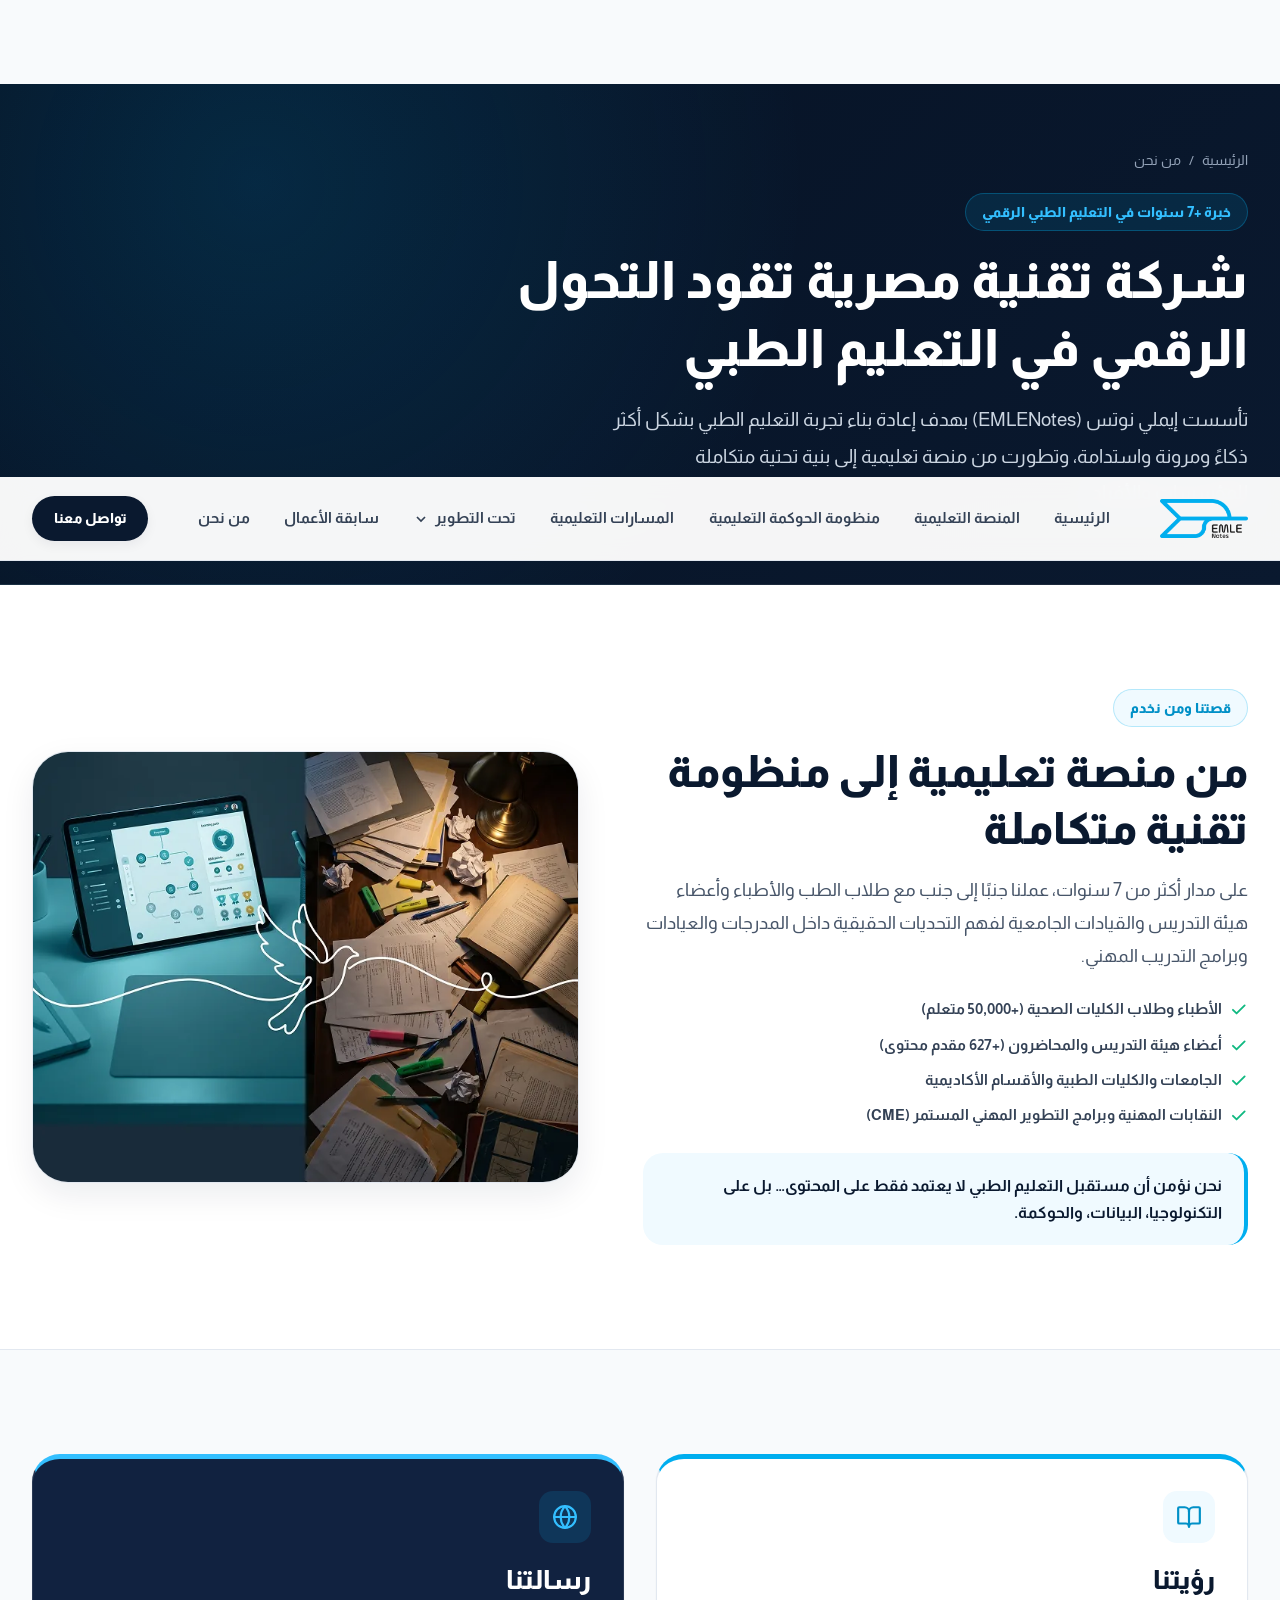
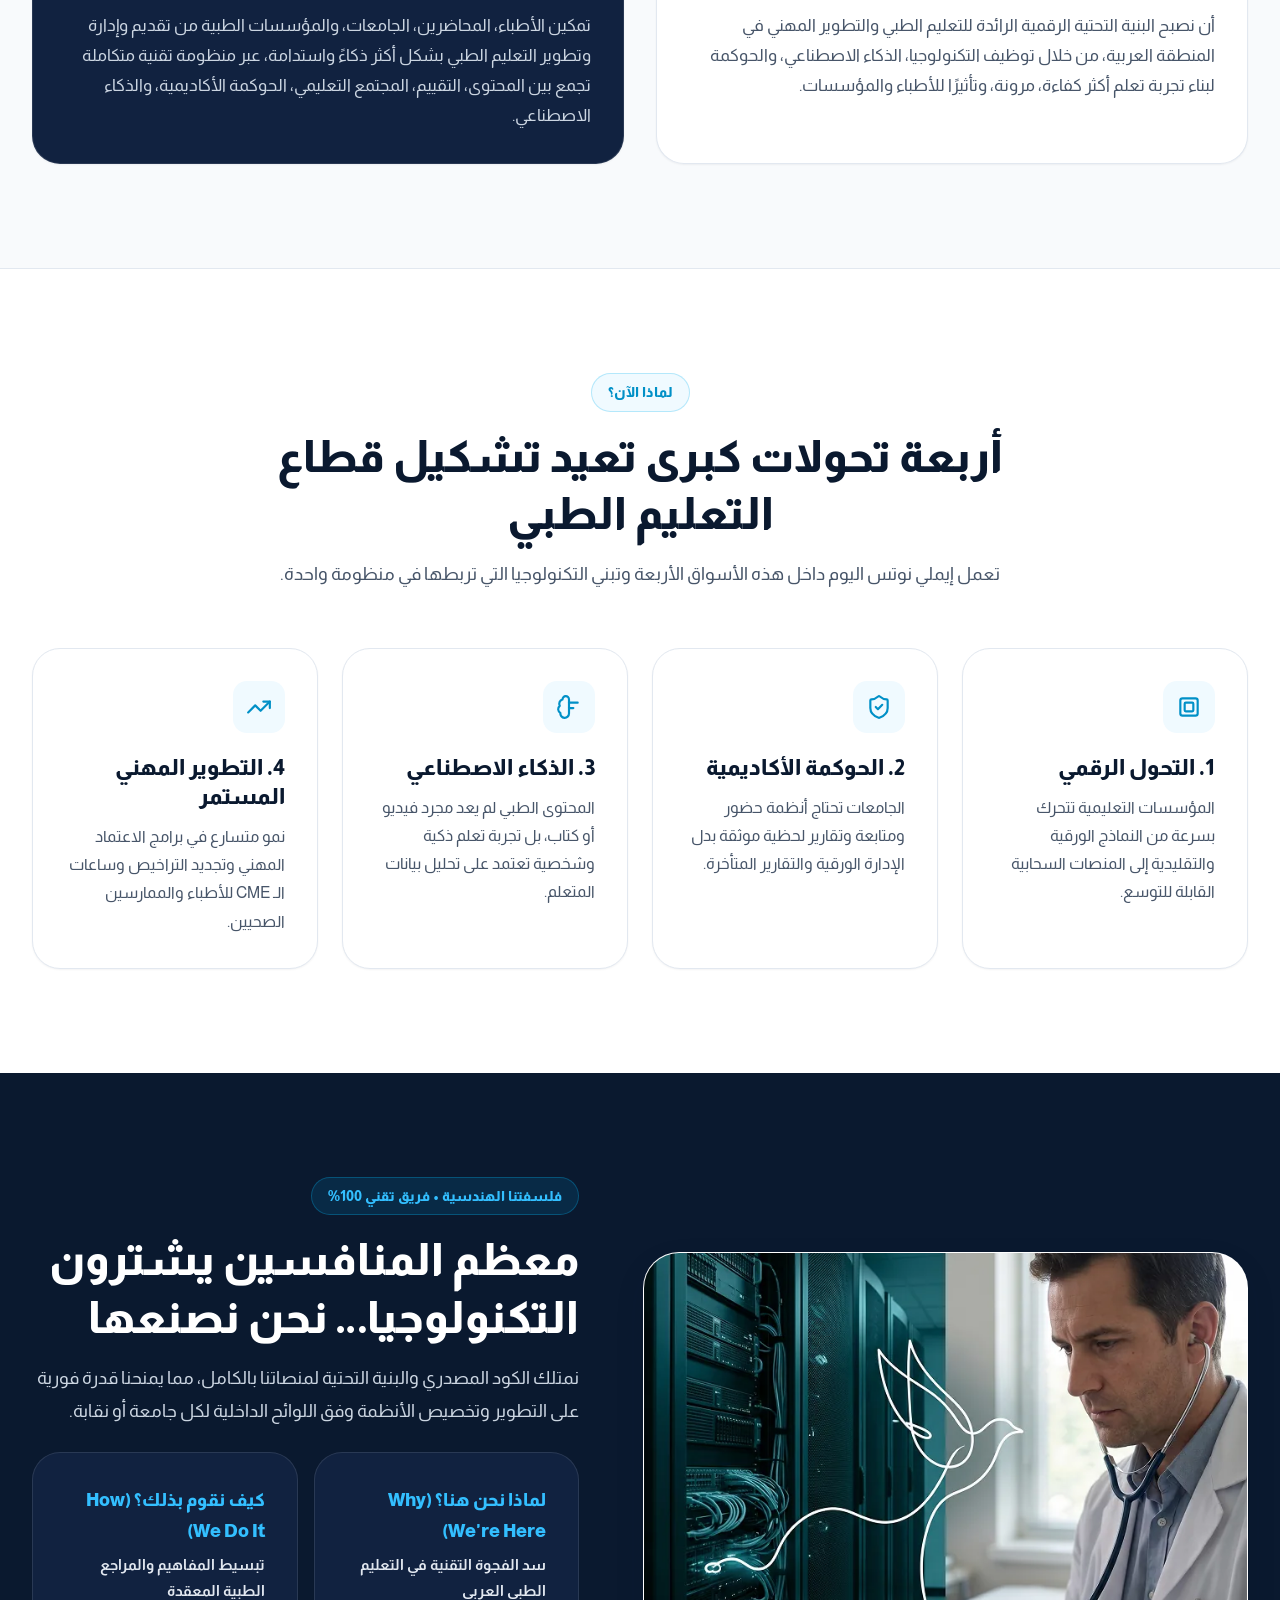
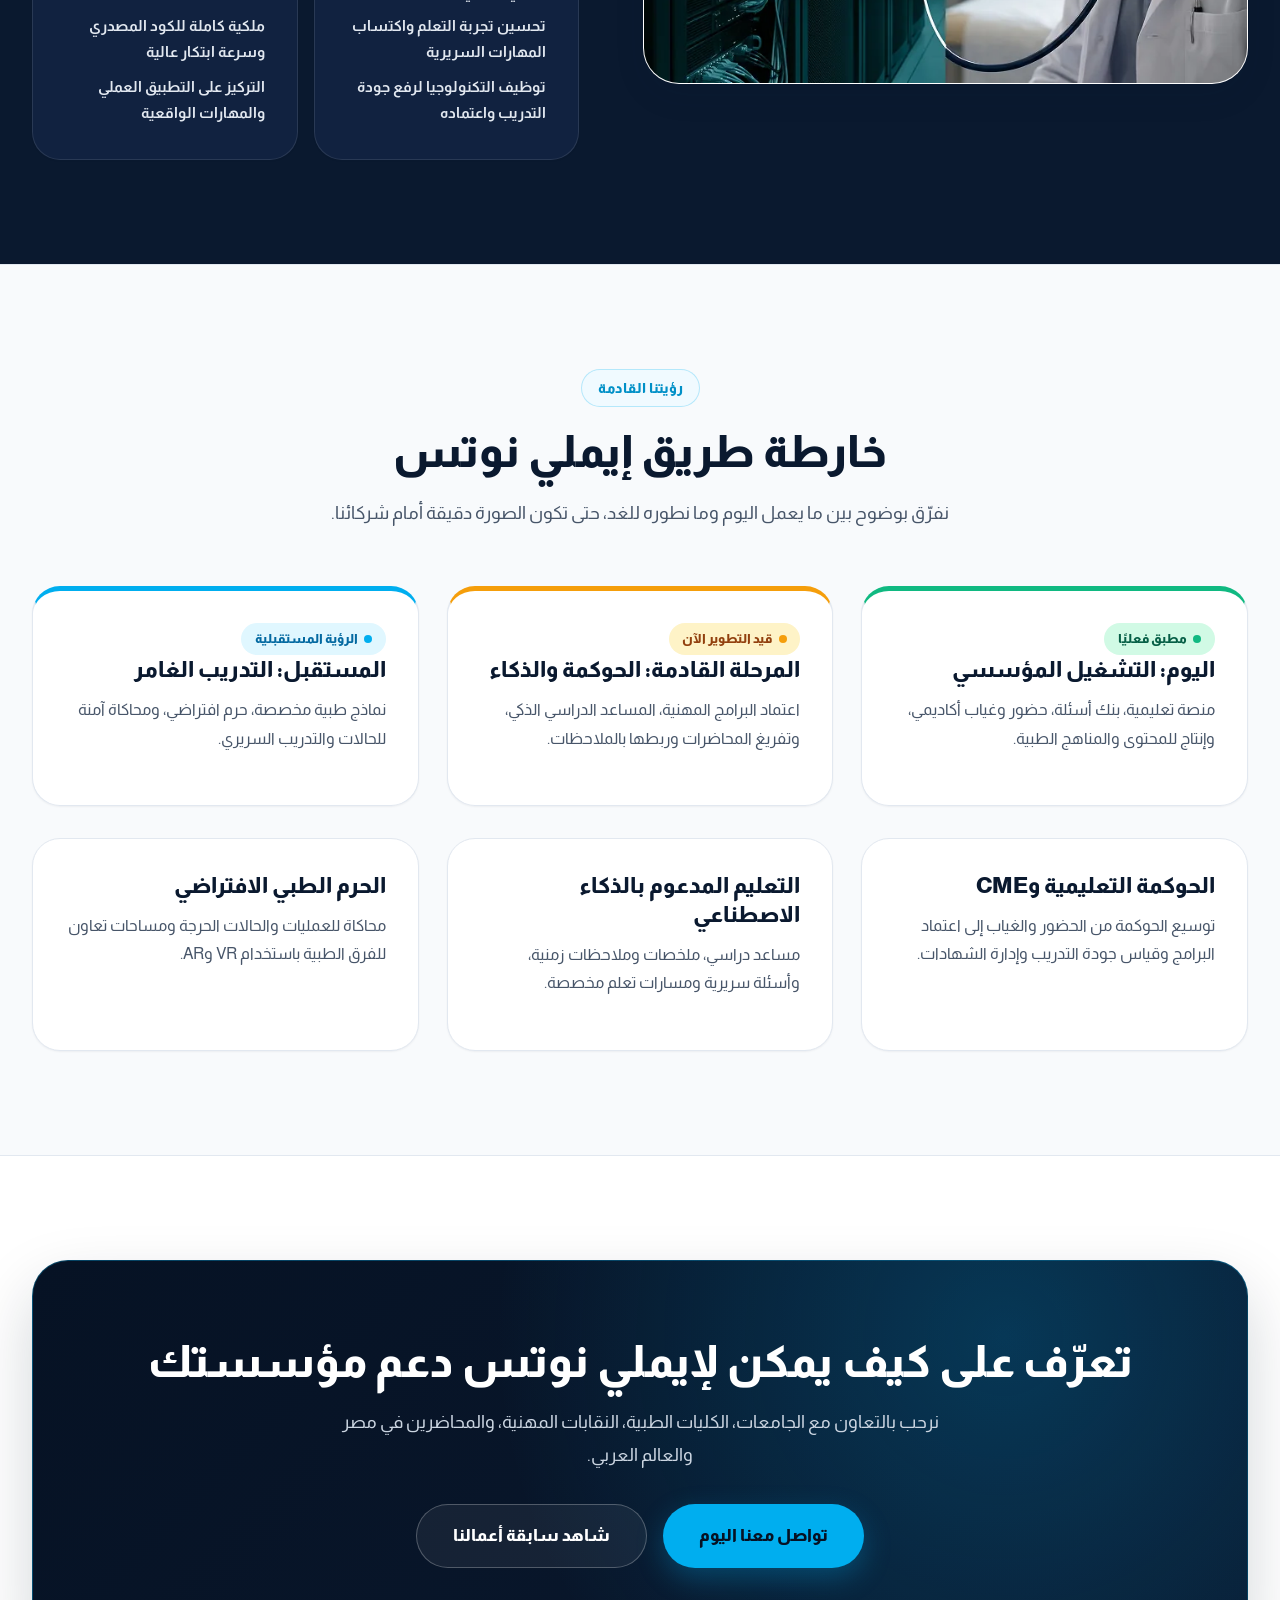
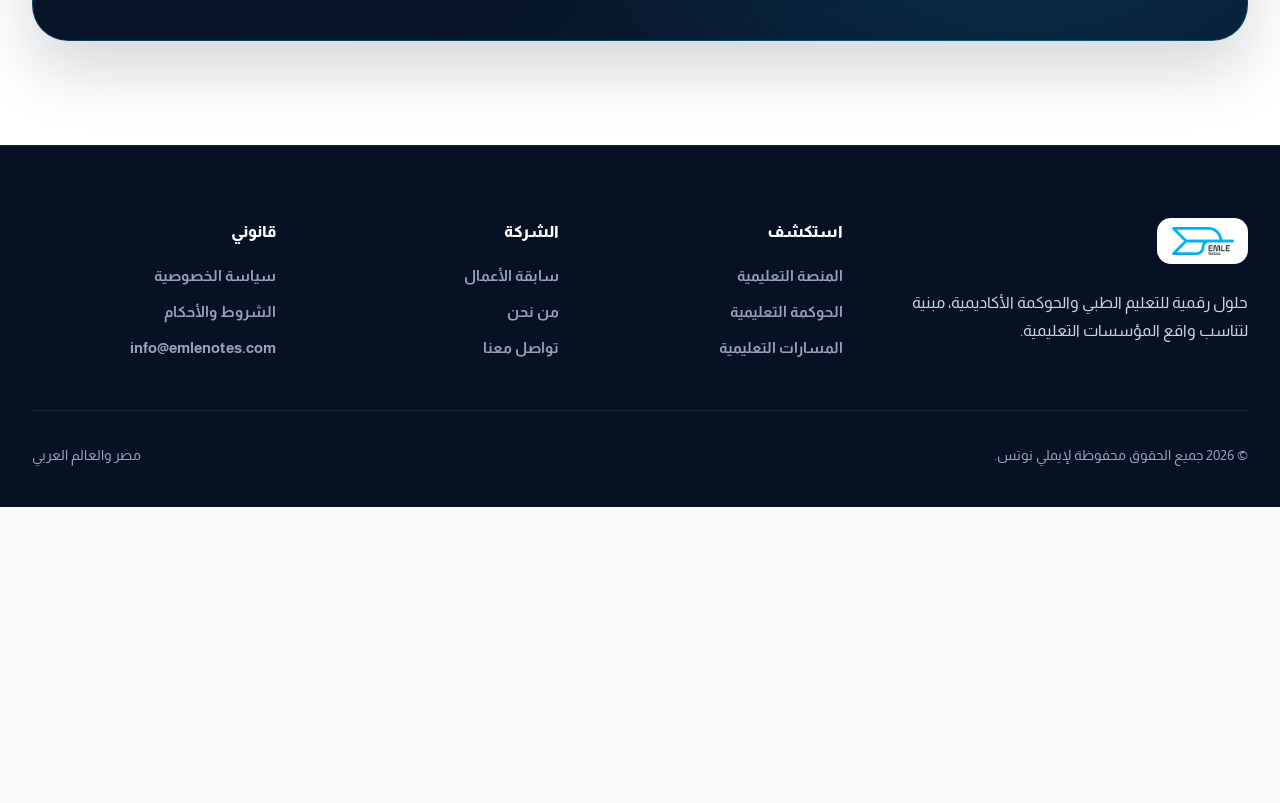
<file: roadmap.html>
<!doctype html><html lang="ar" dir="rtl"><head><meta charset="utf-8"><meta http-equiv="refresh" content="0;url=about.html#roadmap"><link rel="canonical" href="about.html#roadmap"><title>جاري التحويل إلى الرؤية وخارطة الطريق | إيملي نوتس</title></head><body><p><a href="about.html#roadmap">الانتقال إلى الرؤية وخارطة الطريق</a></p></body></html>
</file>
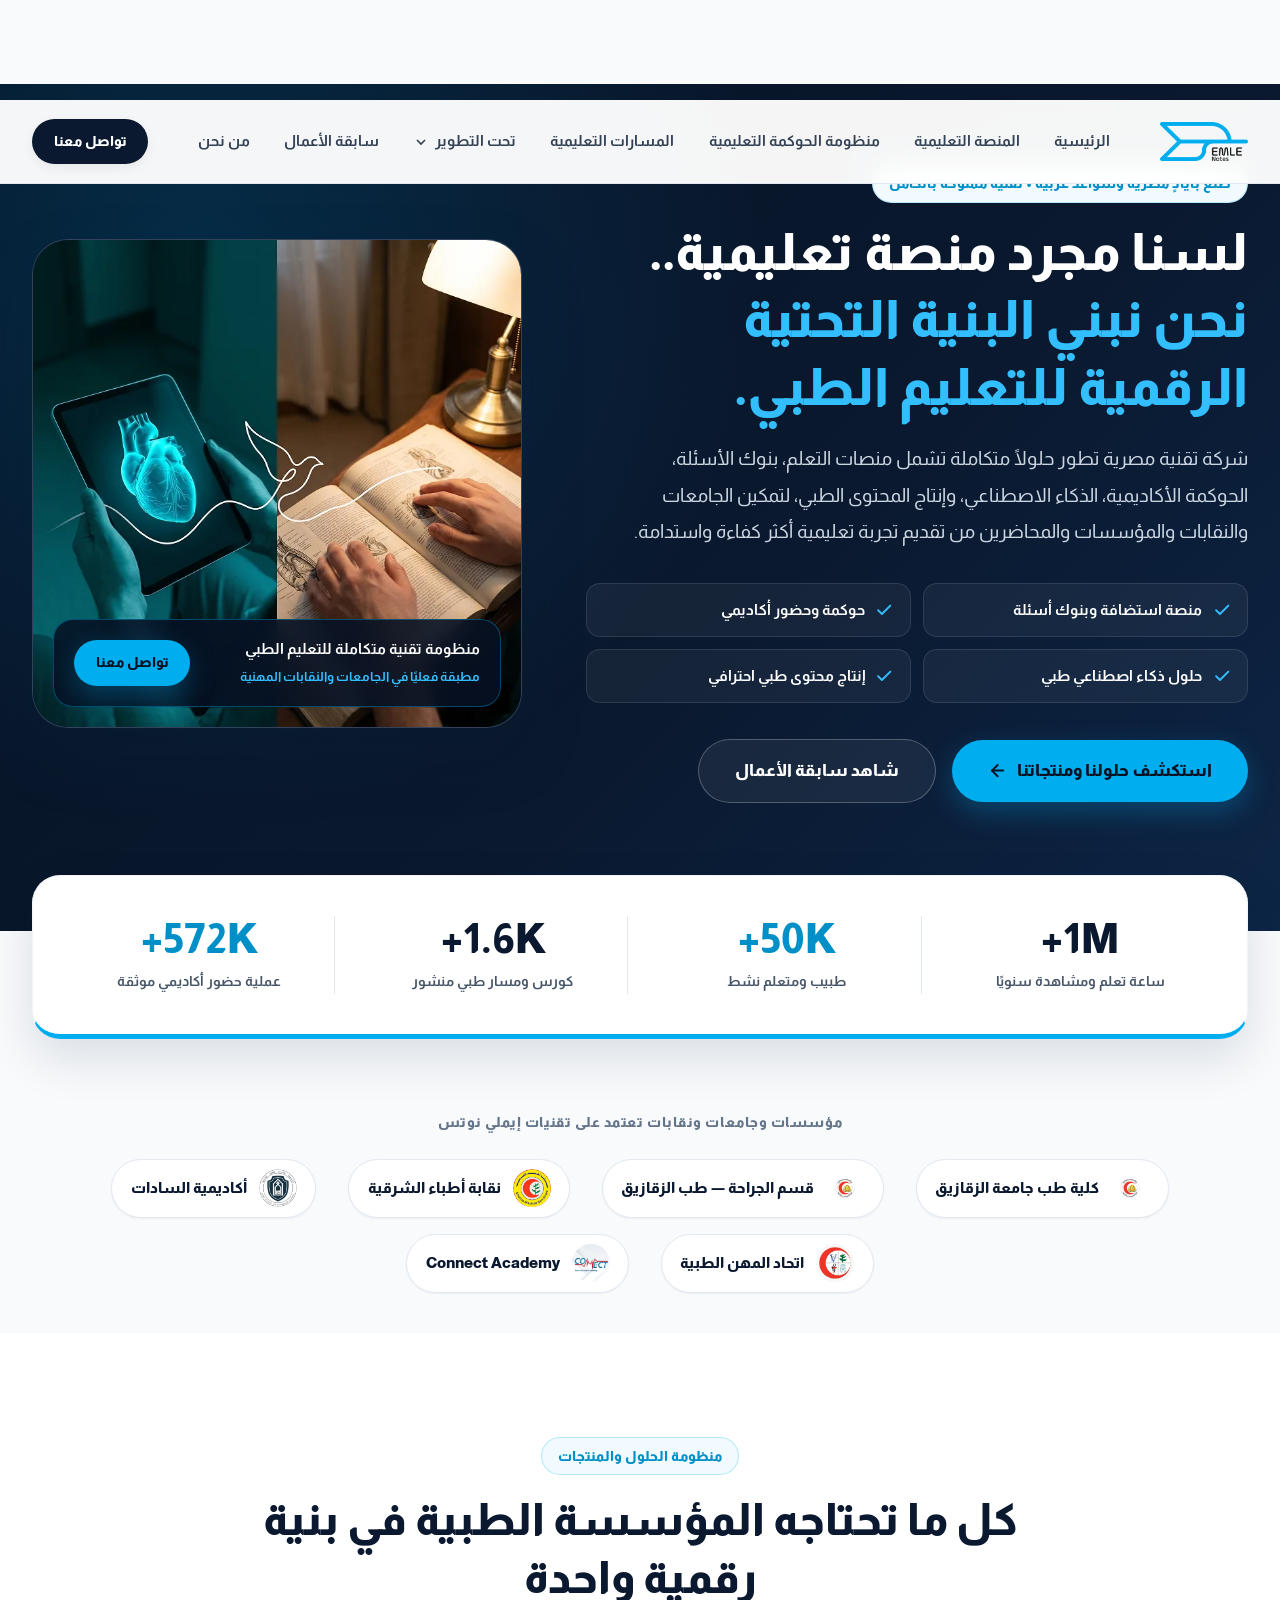
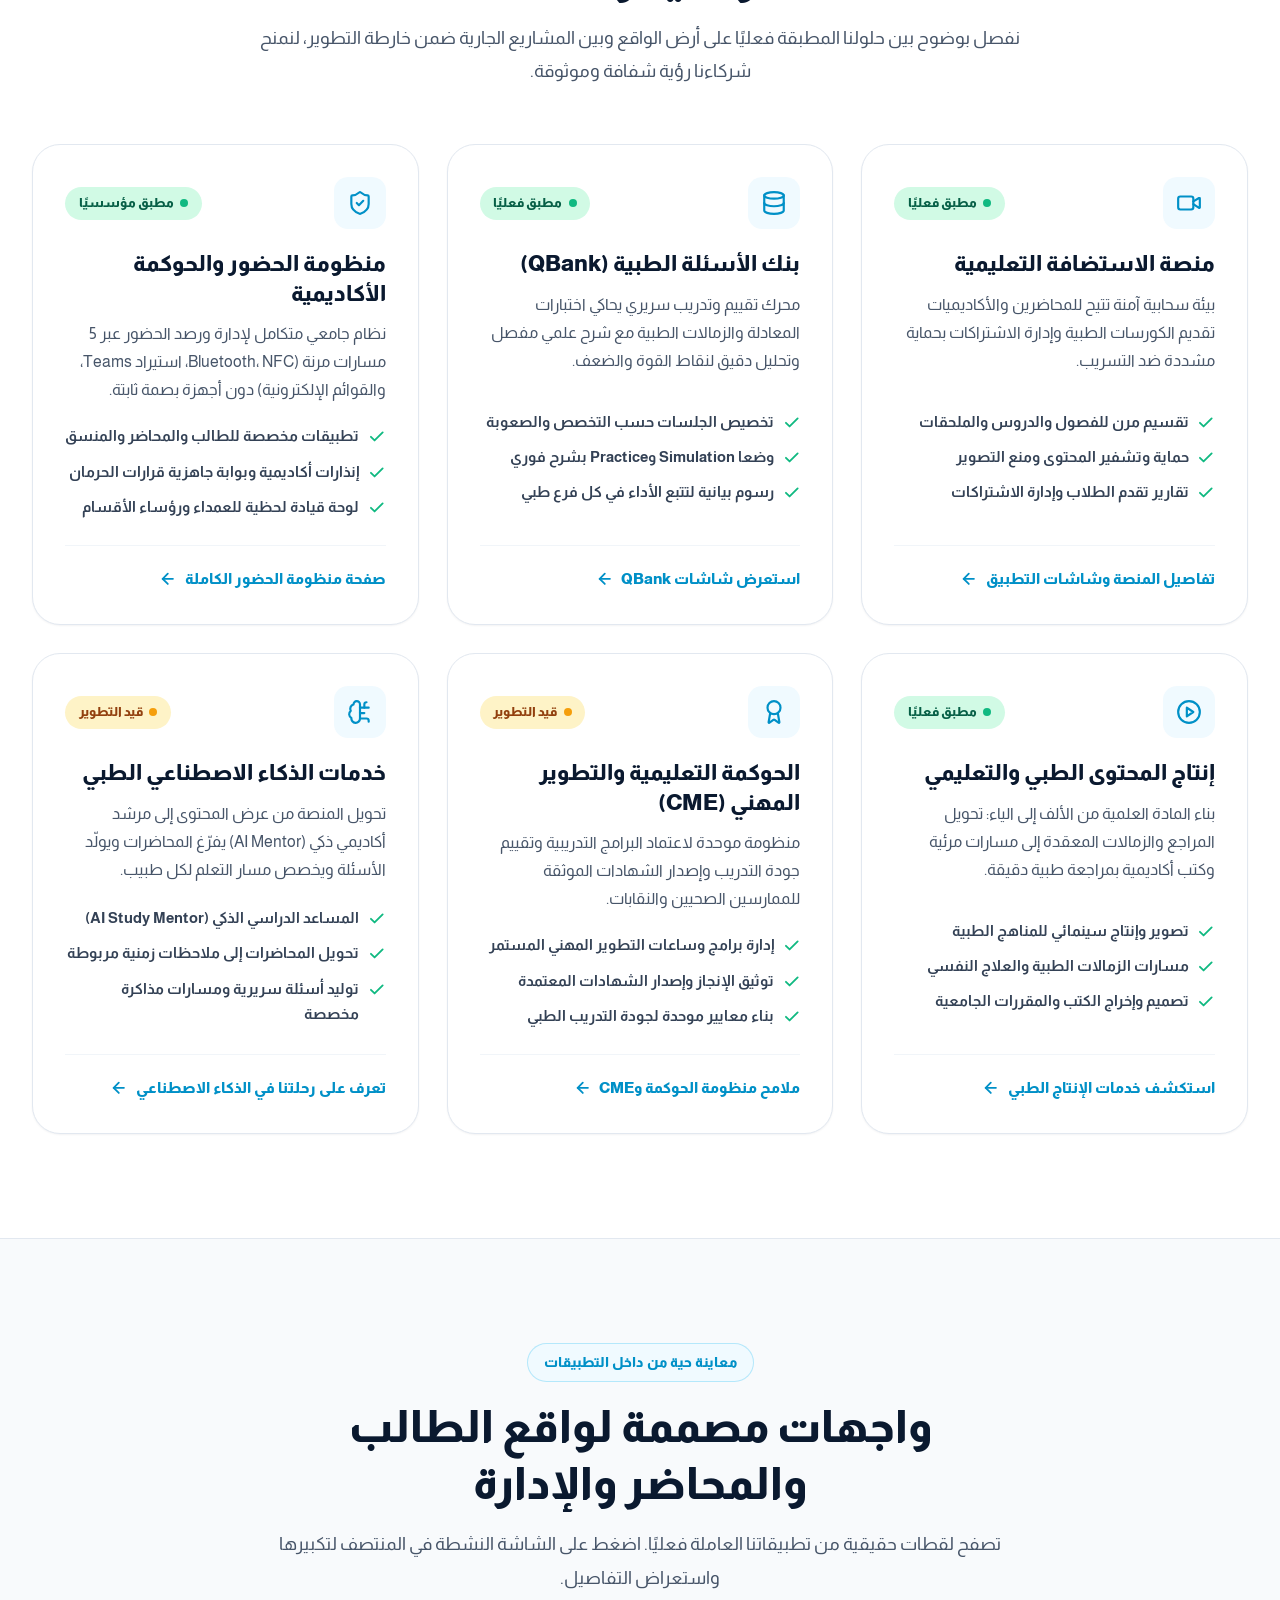
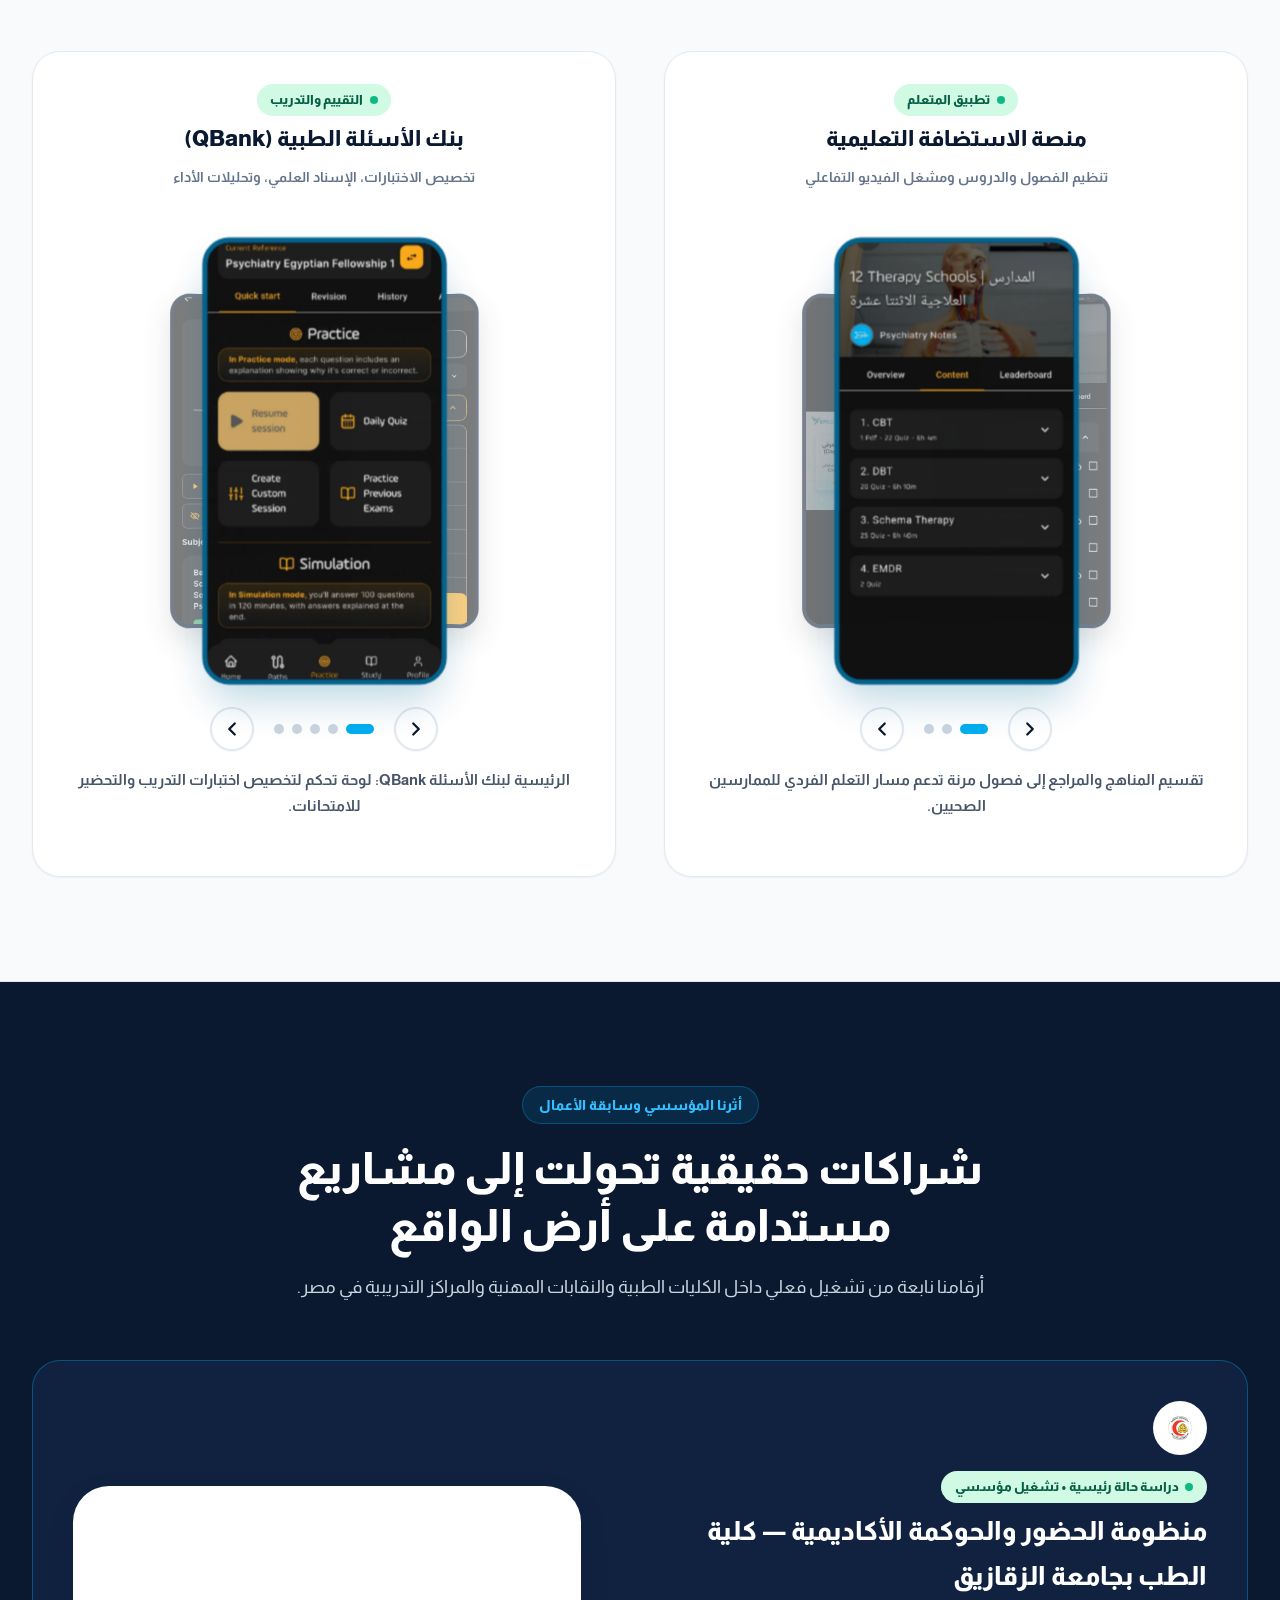
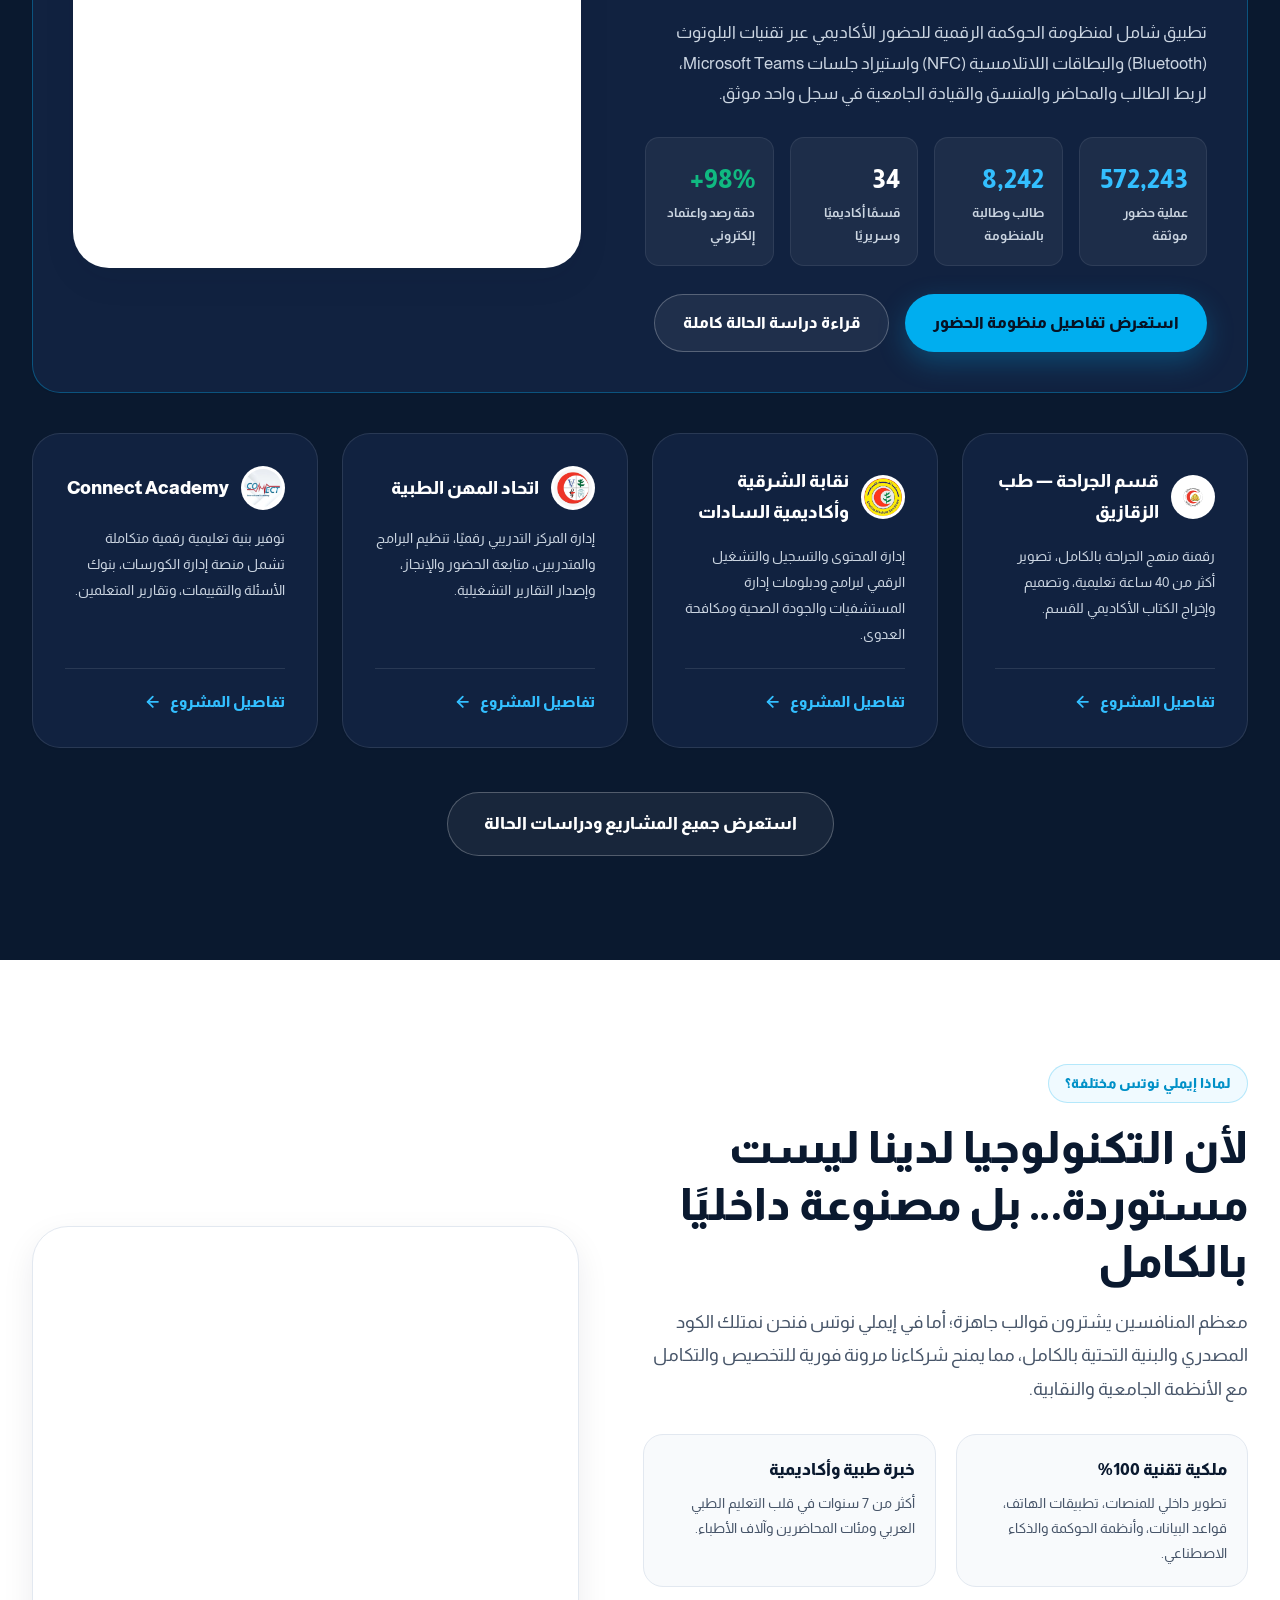
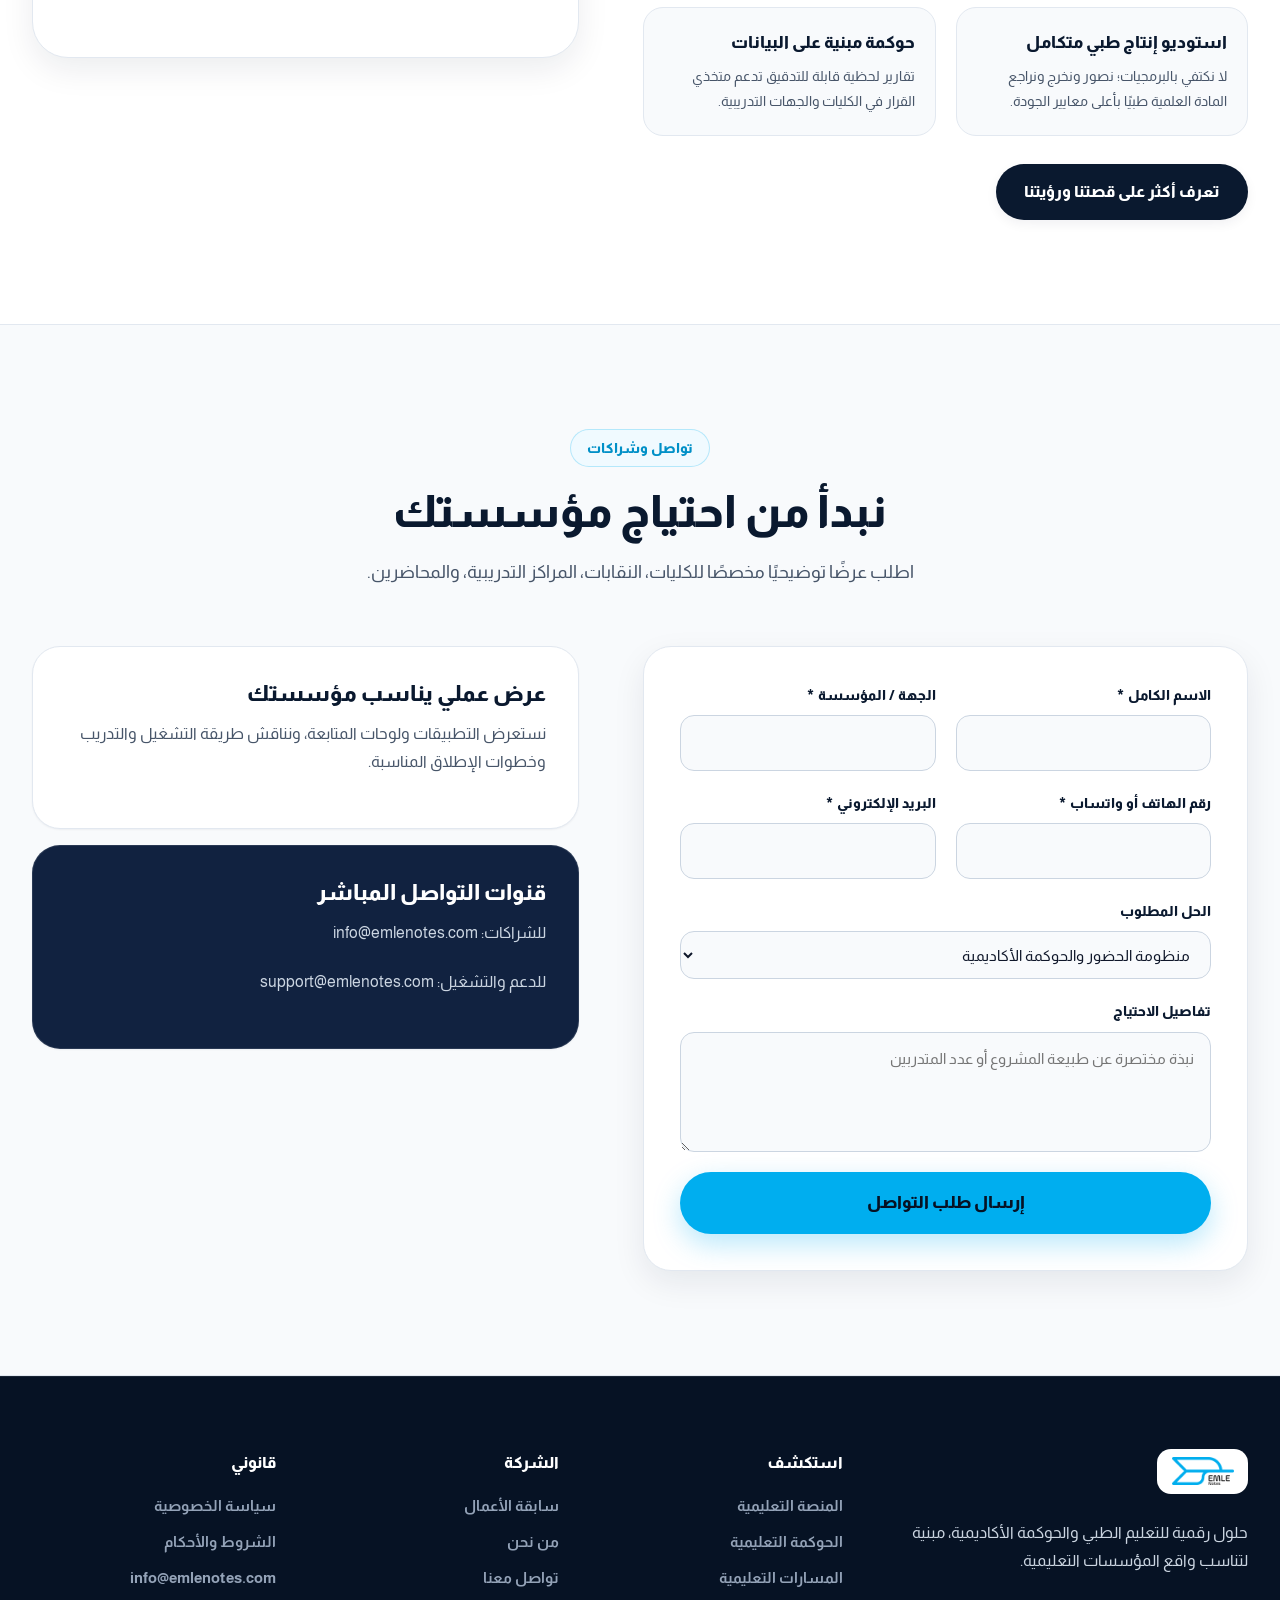
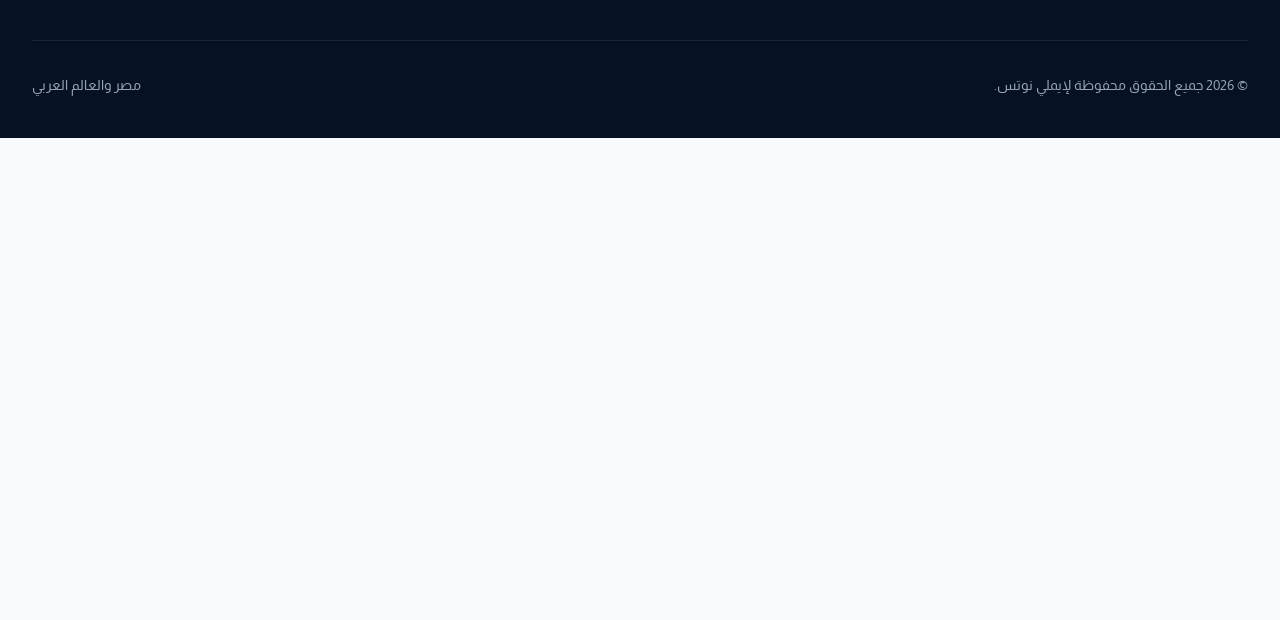
<file: solutions.html>
<!doctype html><html lang="ar" dir="rtl"><head><meta charset="utf-8"><meta http-equiv="refresh" content="0;url=index.html#solutions"><link rel="canonical" href="index.html#solutions"><title>جاري التحويل إلى الحلول | إيملي نوتس</title></head><body><p><a href="index.html#solutions">الانتقال إلى الحلول</a></p></body></html>
</file>
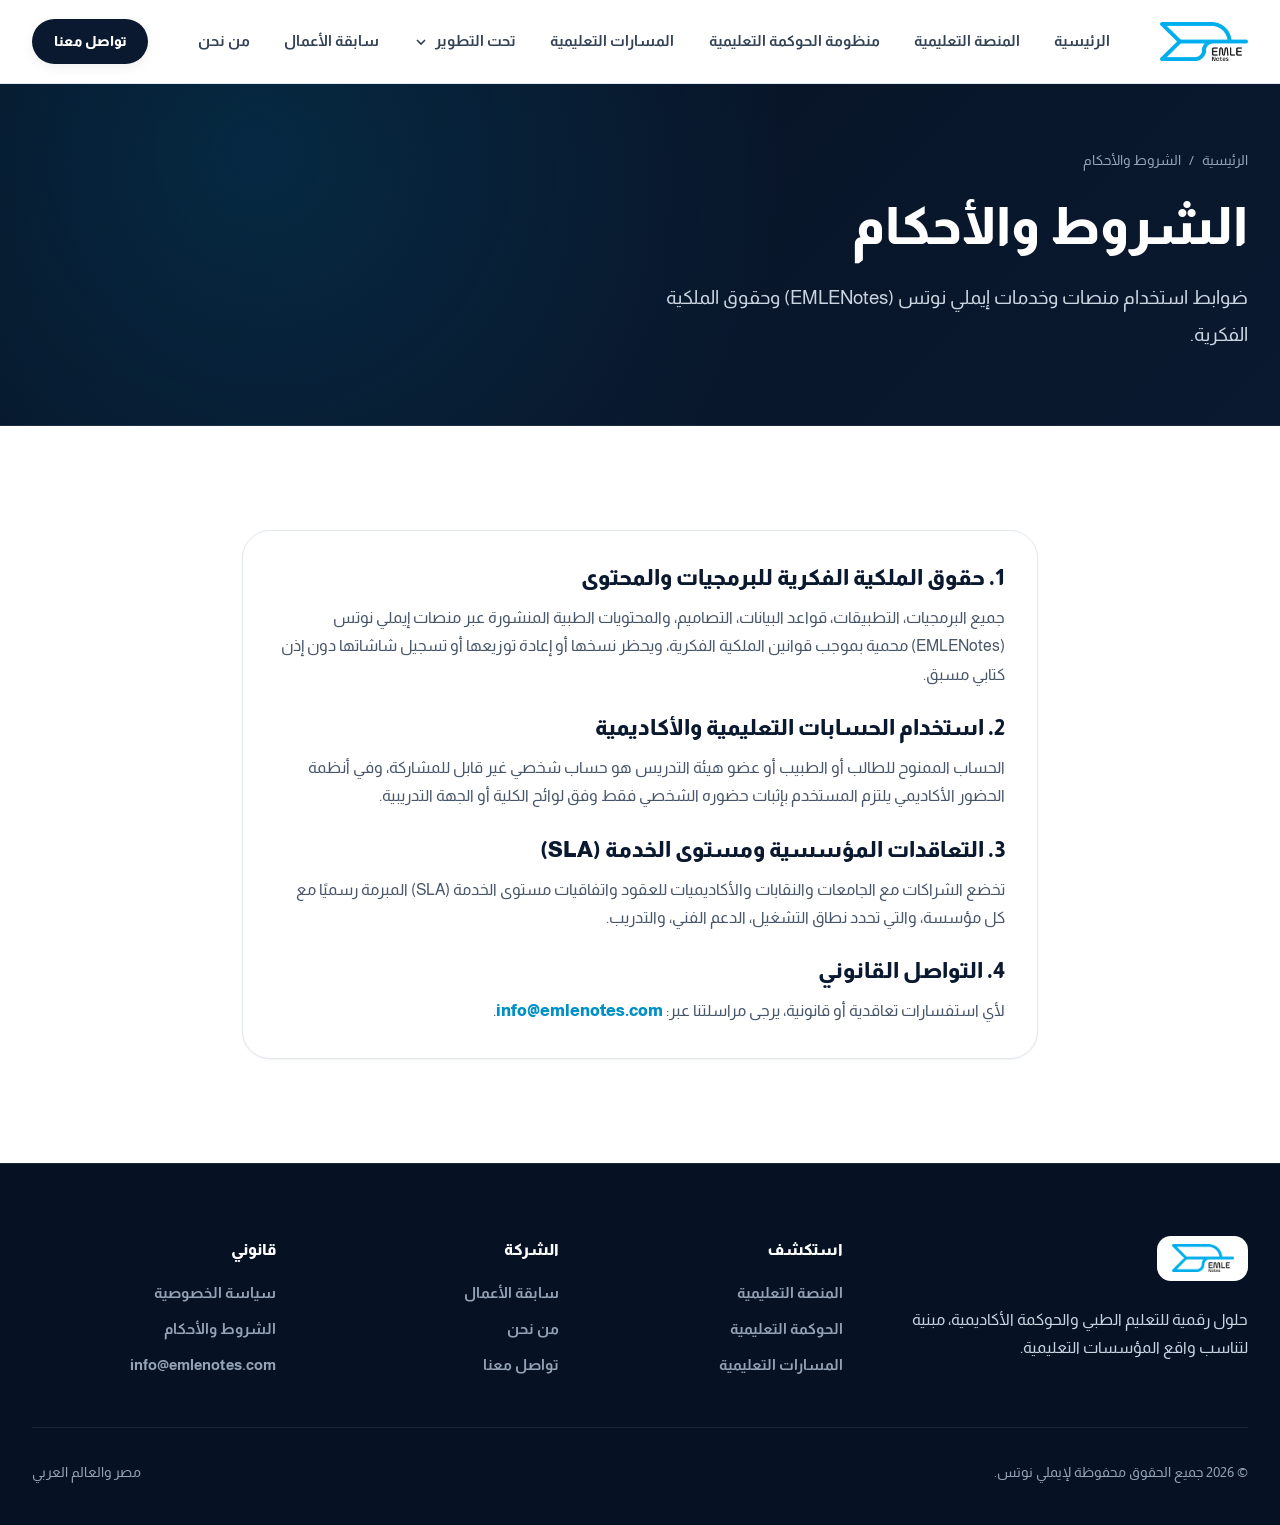
<file: terms.html>
<!DOCTYPE html>
<html lang="ar" dir="rtl">
<head>
  <meta charset="UTF-8">
  <meta name="viewport" content="width=device-width, initial-scale=1.0">
  <title>الشروط والأحكام | إيملي نوتس EMLENotes</title>
  <meta name="description" content="الشروط والأحكام المنظمة لاستخدام منصات وتطبيقات وحلول إيملي نوتس (EMLENotes) للتعليم الطبي والحوكمة الأكاديمية.">
  <meta name="theme-color" content="#0A192F">
  <link rel="icon" type="image/png" sizes="32x32" href="assets/img/favicon-32.png">
  <link rel="preconnect" href="https://fonts.googleapis.com">
  <link rel="preconnect" href="https://fonts.gstatic.com" crossorigin>
  <link href="https://fonts.googleapis.com/css2?family=Almarai:wght@300;400;700;800&display=swap" rel="stylesheet">
  <link rel="stylesheet" href="css/main.css">
</head>
<body>
  <a href="#main-content" class="skip-link">تخطَّ إلى المحتوى الرئيسي</a>

  <header class="site-header">
    <div class="container header-inner">
      <a href="index.html" class="brand-logo" aria-label="إيملي نوتس — الصفحة الرئيسية">
        <img src="assets/img/emle-logo.webp" alt="شعار إيملي نوتس EMLENotes" width="140" height="63">
      </a>
      <nav class="main-nav" aria-label="التنقل الرئيسي">
        <a href="index.html" class="nav-link">الرئيسية</a>
        <a href="about.html" class="nav-link">من نحن</a>
        <a href="solutions.html" class="nav-link">الحلول والمنتجات</a>
        <a href="projects.html" class="nav-link">سابقة الأعمال</a>
        <a href="attendance.html" class="nav-link">منظومة الحضور</a>
        <a href="roadmap.html" class="nav-link">الرؤية وخارطة الطريق</a>
        <a href="contact.html" class="nav-link">تواصل معنا</a>
      </nav>
      <div class="header-actions">
        <a href="contact.html" class="btn btn--navy btn--sm">اطلب عرضًا توضيحيًا</a>
      </div>
      <button type="button" id="mobile-menu-toggle" class="mobile-menu-btn" aria-label="فتح القائمة" aria-expanded="false" aria-controls="mobile-drawer">
        <svg xmlns="http://www.w3.org/2000/svg" width="26" height="26" viewBox="0 0 24 24" fill="none" stroke="currentColor" stroke-width="2.2" stroke-linecap="round" stroke-linejoin="round" aria-hidden="true"><path d="M4 6h16"/><path d="M4 12h16"/><path d="M4 18h16"/></svg>
      </button>
    </div>
    <div id="mobile-drawer" class="mobile-drawer" aria-label="قائمة الجوال">
      <a href="index.html" class="mobile-nav-link">الرئيسية</a>
      <a href="about.html" class="mobile-nav-link">من نحن</a>
      <a href="solutions.html" class="mobile-nav-link">الحلول والمنتجات</a>
      <a href="attendance.html" class="mobile-nav-link">منظومة الحضور والحوكمة</a>
      <a href="projects.html" class="mobile-nav-link">سابقة الأعمال والشراكات</a>
      <a href="roadmap.html" class="mobile-nav-link">الرؤية وخارطة الطريق</a>
      <a href="contact.html" class="mobile-nav-link">تواصل معنا</a>
    </div>
  </header>

  <main id="main-content">
    <section class="page-hero">
      <div class="container">
        <nav class="breadcrumb" aria-label="مسار الصفحة">
          <a href="index.html">الرئيسية</a>
          <span>/</span>
          <span>الشروط والأحكام</span>
        </nav>
        <h1 class="hero-title">الشروط والأحكام</h1>
        <p class="hero-lead" style="margin-bottom: 0;">ضوابط استخدام منصات وخدمات إيملي نوتس (EMLENotes) وحقوق الملكية الفكرية.</p>
      </div>
    </section>

    <section class="section section--white">
      <div class="container" style="max-width: 860px;">
        <div class="card" style="gap: 1.5rem;">
          <div>
            <h2 class="card-title">1. حقوق الملكية الفكرية للبرمجيات والمحتوى</h2>
            <p class="card-text" style="margin-bottom:0;">
              جميع البرمجيات، التطبيقات، قواعد البيانات، التصاميم، والمحتويات الطبية المنشورة عبر منصات إيملي نوتس (EMLENotes) محمية بموجب قوانين الملكية الفكرية، ويحظر نسخها أو إعادة توزيعها أو تسجيل شاشاتها دون إذن كتابي مسبق.
            </p>
          </div>
          <div>
            <h2 class="card-title">2. استخدام الحسابات التعليمية والأكاديمية</h2>
            <p class="card-text" style="margin-bottom:0;">
              الحساب الممنوح للطالب أو الطبيب أو عضو هيئة التدريس هو حساب شخصي غير قابل للمشاركة، وفي أنظمة الحضور الأكاديمي يلتزم المستخدم بإثبات حضوره الشخصي فقط وفق لوائح الكلية أو الجهة التدريبية.
            </p>
          </div>
          <div>
            <h2 class="card-title">3. التعاقدات المؤسسية ومستوى الخدمة (SLA)</h2>
            <p class="card-text" style="margin-bottom:0;">
              تخضع الشراكات مع الجامعات والنقابات والأكاديميات للعقود واتفاقيات مستوى الخدمة (SLA) المبرمة رسميًا مع كل مؤسسة، والتي تحدد نطاق التشغيل، الدعم الفني، والتدريب.
            </p>
          </div>
          <div>
            <h2 class="card-title">4. التواصل القانوني</h2>
            <p class="card-text" style="margin-bottom:0;">
              لأي استفسارات تعاقدية أو قانونية، يرجى مراسلتنا عبر: <a href="mailto:info@emlenotes.com" style="color:var(--cyan-600); font-weight:800;">info@emlenotes.com</a>.
            </p>
          </div>
        </div>
      </div>
    </section>
  </main>

  <footer class="site-footer">
    <div class="container">
      <div class="footer-bottom" style="padding-top:0;">
        <span>© 2026 جميع الحقوق محفوظة لشركة إيملي نوتس (EMLENotes).</span>
        <div style="display: flex; gap: 1.5rem;">
          <a href="index.html">الرئيسية</a>
          <a href="privacy.html">سياسة الخصوصية</a>
          <a href="contact.html">تواصل معنا</a>
        </div>
      </div>
    </div>
  </footer>
  <script src="js/app.js?v=shared-chrome-1"></script>
</body>
</html>
</file>
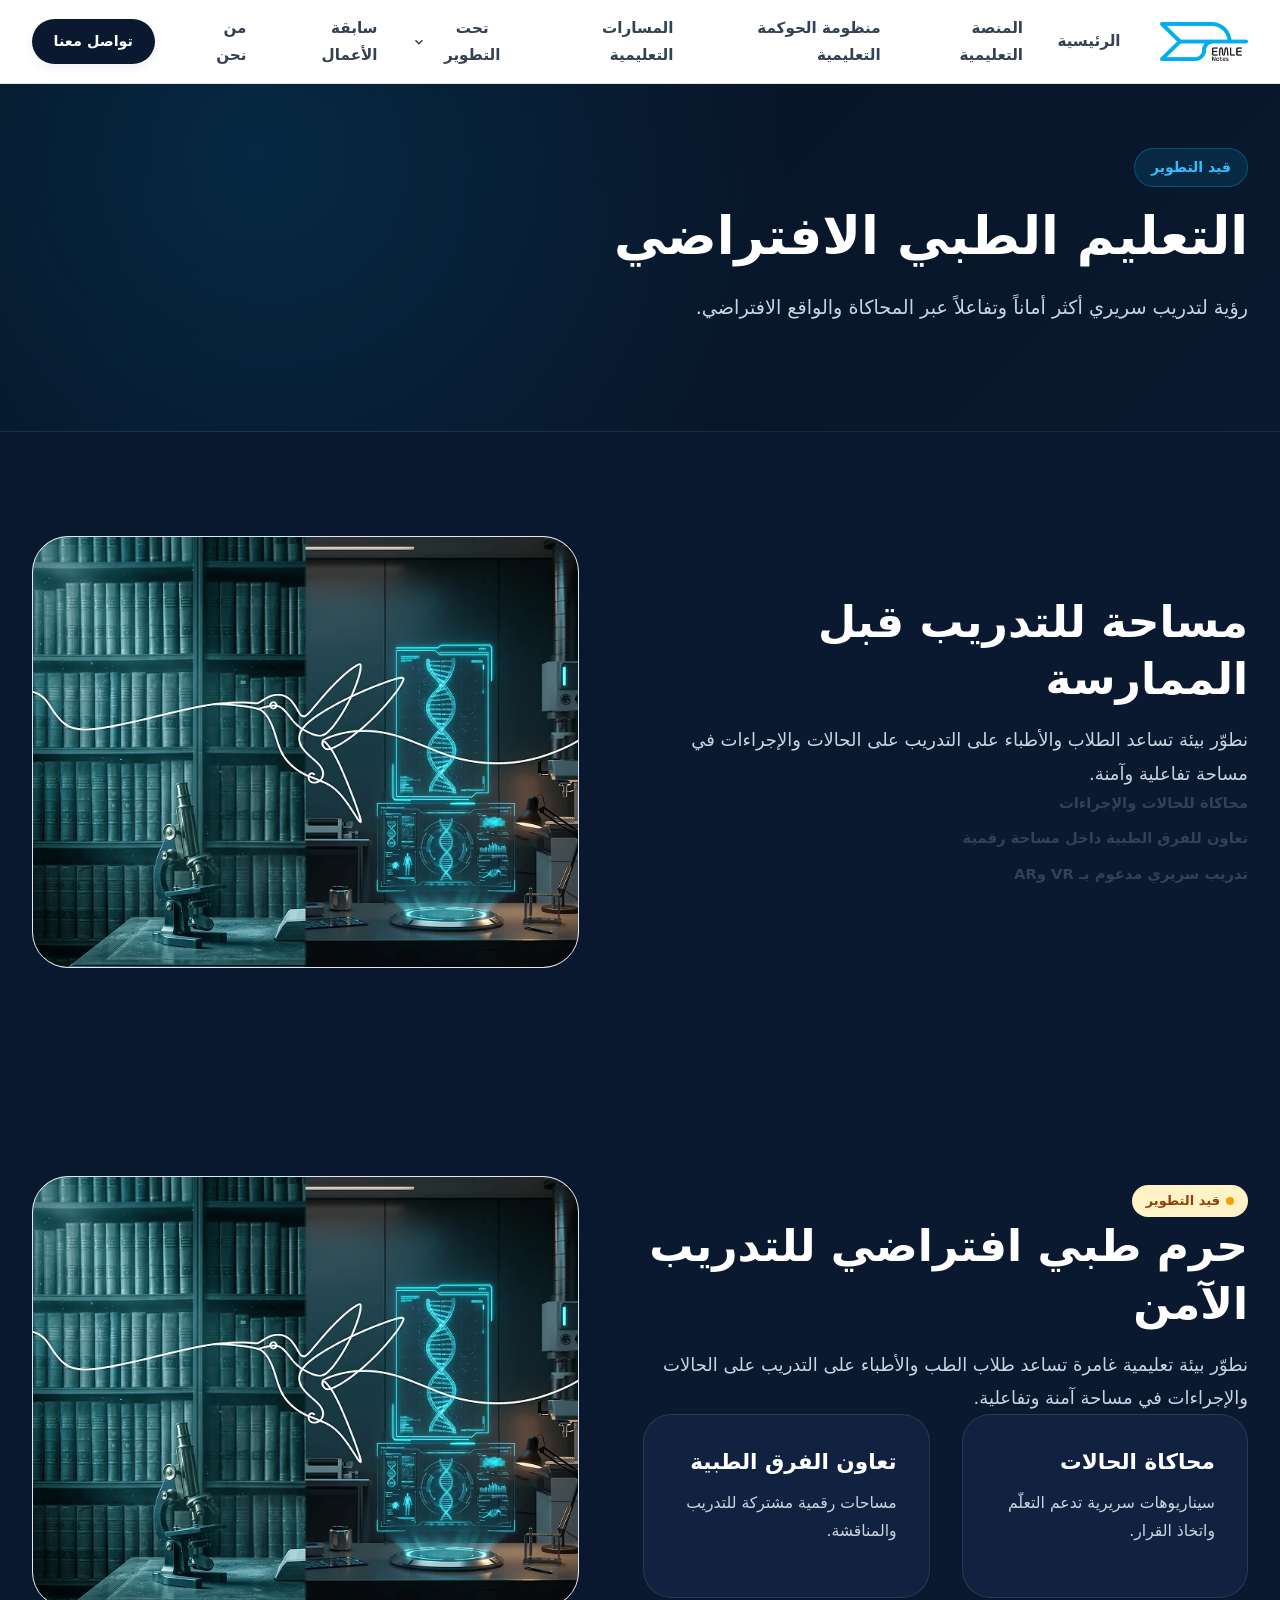
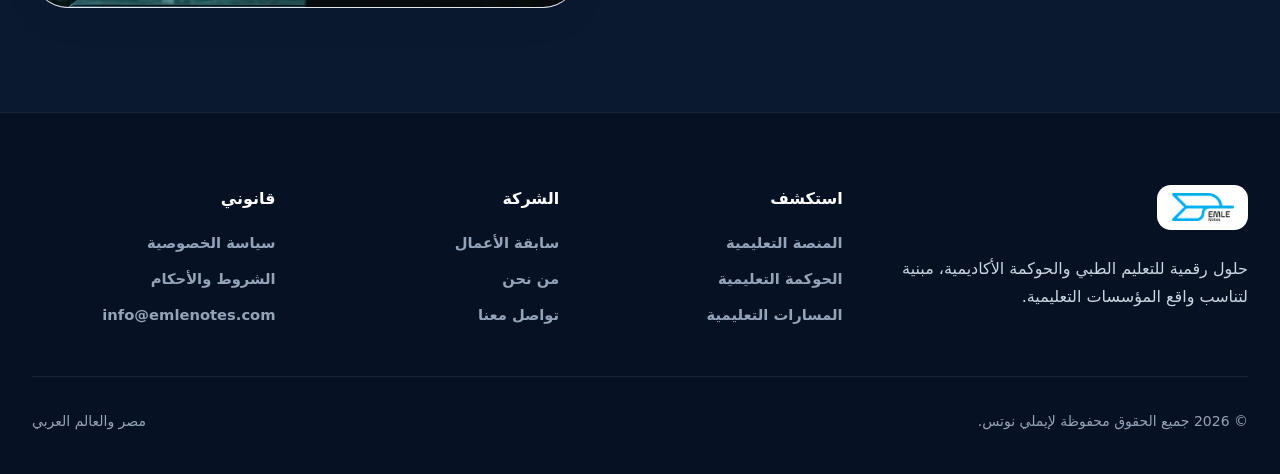
<file: virtual-medical.html>
<!doctype html><html lang="ar" dir="rtl"><head><meta charset="utf-8"><meta name="viewport" content="width=device-width,initial-scale=1"><title>التعليم الطبي الافتراضي | إيملي نوتس</title><meta name="description" content="رؤية إيملي نوتس للتدريب الطبي الافتراضي والمحاكاة."><link rel="canonical" href="virtual-medical.html"><link rel="stylesheet" href="css/main.css"></head><body><header class="site-header"><div class="container header-inner"><a class="brand-logo" href="index.html"><img src="assets/img/emle-logo.webp" alt="إيملي نوتس" width="140" height="63"></a><div class="header-actions"><a class="btn btn--navy btn--sm" href="index.html#contact">تواصل معنا</a></div></div></header><main id="main-content"><section class="page-hero"><div class="container"><span class="eyebrow">قيد التطوير</span><h1 class="hero-title">التعليم الطبي الافتراضي</h1><p class="hero-lead">رؤية لتدريب سريري أكثر أماناً وتفاعلاً عبر المحاكاة والواقع الافتراضي.</p></div></section><section class="section section--navy"><div class="container feature-split"><div><h2 class="section-title">مساحة للتدريب قبل الممارسة</h2><p class="section-desc">نطوّر بيئة تساعد الطلاب والأطباء على التدريب على الحالات والإجراءات في مساحة تفاعلية وآمنة.</p><ul class="card-list"><li>محاكاة للحالات والإجراءات</li><li>تعاون للفرق الطبية داخل مساحة رقمية</li><li>تدريب سريري مدعوم بـ VR وAR</li></ul></div><div class="feature-media"><img src="assets/img/vr-campus.webp" alt="التعليم الطبي الافتراضي" width="720" height="720" loading="lazy"></div></div></section></main><footer class="site-footer"><div class="container footer-bottom"><span>© 2026 إيملي نوتس</span><a href="index.html#contact">تواصل معنا</a></div></footer><script src="js/app.js?v=shared-chrome-1"></script></body></html>
</file>
<file: css/main.css>
/* ==========================================================================
   EMLENotes (إيملي نوتس) — Design System & Multi-Page Stylesheet
   ========================================================================== */

:root {
  /* Brand Colors */
  --navy-950: #061224;
  --navy-900: #0A192F;
  --navy-800: #112240;
  --navy-700: #1D3557;
  --cyan-500: #00AEEF;
  --cyan-600: #0090C7;
  --cyan-400: #33BFFF;
  --cyan-100: #E0F7FF;
  --cyan-50:  #F0FAFF;

  /* Status Colors */
  --emerald-600: #059669;
  --emerald-500: #10B981;
  --emerald-100: #D1FAE5;
  --amber-600:   #D97706;
  --amber-500:   #F59E0B;
  --amber-100:   #FEF3C7;

  /* Neutrals */
  --slate-900: #0F172A;
  --slate-800: #1E293B;
  --slate-700: #334155;
  --slate-600: #475569;
  --slate-500: #64748B;
  --slate-400: #94A3B8;
  --slate-300: #CBD5E1;
  --slate-200: #E2E8F0;
  --slate-100: #F1F5F9;
  --slate-50:  #F8FAFC;
  --white:     #FFFFFF;

  /* Typography */
  --font-sans: 'Almarai', system-ui, -apple-system, BlinkMacSystemFont, 'Segoe UI', Roboto, sans-serif;

  /* Spacing & Layout */
  --container-max: 1280px;
  --header-height: 84px;

  /* Radii */
  --radius-sm: 0.5rem;
  --radius-md: 0.875rem;
  --radius-lg: 1.25rem;
  --radius-xl: 1.75rem;
  --radius-2xl: 2.25rem;
  --radius-full: 9999px;

  /* Shadows */
  --shadow-xs: 0 1px 2px rgba(10, 25, 47, 0.05);
  --shadow-sm: 0 4px 12px rgba(10, 25, 47, 0.06);
  --shadow-md: 0 12px 32px rgba(10, 25, 47, 0.08);
  --shadow-lg: 0 20px 48px rgba(10, 25, 47, 0.12);
  --shadow-xl: 0 28px 64px rgba(10, 25, 47, 0.18);
  --shadow-cyan: 0 10px 28px rgba(0, 174, 239, 0.28);

  /* Transitions */
  --ease-out: cubic-bezier(0.16, 1, 0.3, 1);
  --transition-fast: 180ms var(--ease-out);
  --transition-base: 300ms var(--ease-out);
}

/* ==========================================================================
   1. Reset & Base
   ========================================================================== */
*, *::before, *::after {
  box-sizing: border-box;
  margin: 0;
  padding: 0;
}

html {
  scroll-behavior: smooth;
  scroll-padding-top: calc(var(--header-height) + 16px);
  font-family: var(--font-sans);
  -webkit-text-size-adjust: 100%;
}

body {
  background-color: var(--slate-50);
  color: var(--slate-800);
  font-family: var(--font-sans);
  line-height: 1.75;
  overflow-x: hidden;
  min-height: 100vh;
  display: flex;
  flex-direction: column;
}

::selection {
  background-color: var(--cyan-500);
  color: var(--white);
}

img, svg, video {
  display: block;
  max-width: 100%;
  height: auto;
}

a {
  color: inherit;
  text-decoration: none;
  transition: color var(--transition-fast);
}

button, input, select, textarea {
  font: inherit;
  color: inherit;
  border: none;
  background: none;
}

button {
  cursor: pointer;
}

ul, ol {
  list-style: none;
}

:focus-visible {
  outline: 2px solid var(--cyan-500);
  outline-offset: 3px;
}

.skip-link {
  position: absolute;
  top: -100px;
  right: 1.5rem;
  z-index: 9999;
  background: var(--cyan-500);
  color: var(--navy-950);
  font-weight: 800;
  padding: 0.75rem 1.25rem;
  border-radius: var(--radius-md);
  box-shadow: var(--shadow-md);
  transition: top var(--transition-fast);
}

.skip-link:focus {
  top: 1rem;
}

/* ==========================================================================
   2. Layout & Containers
   ========================================================================== */
.container {
  width: 100%;
  max-width: var(--container-max);
  margin-inline: auto;
  padding-inline: 1.25rem;
}

@media (min-width: 640px) {
  .container { padding-inline: 2rem; }
}

.section {
  padding-block: 5rem;
  position: relative;
}

@media (min-width: 1024px) {
  .section { padding-block: 6.5rem; }
}

.section--sm {
  padding-block: 3rem;
}

.section--white {
  background-color: var(--white);
}

.section--slate {
  background-color: var(--slate-50);
  border-block: 1px solid var(--slate-200);
}

.section--navy {
  background-color: var(--navy-900);
  color: var(--white);
}

.section--dark {
  background-color: var(--navy-950);
  color: var(--white);
}

.section-header {
  max-width: 760px;
  margin-inline: auto;
  text-align: center;
  margin-bottom: 3.5rem;
}

.section-header--start {
  margin-inline: 0;
  text-align: right;
}

.eyebrow {
  display: inline-flex;
  align-items: center;
  gap: 0.5rem;
  font-size: 0.875rem;
  font-weight: 800;
  color: var(--cyan-600);
  background-color: var(--cyan-50);
  border: 1px solid rgba(0, 174, 239, 0.25);
  padding: 0.375rem 1rem;
  border-radius: var(--radius-full);
  margin-bottom: 1rem;
}

.section--navy .eyebrow,
.section--dark .eyebrow,
.page-hero .eyebrow {
  color: var(--cyan-400);
  background-color: rgba(0, 174, 239, 0.12);
  border-color: rgba(0, 174, 239, 0.3);
}

.section-title {
  font-size: clamp(1.75rem, 3.5vw, 2.75rem);
  font-weight: 800;
  line-height: 1.3;
  color: var(--navy-900);
  margin-bottom: 1rem;
}

.section--navy .section-title,
.section--dark .section-title {
  color: var(--white);
}

.section-desc {
  font-size: 1.125rem;
  color: var(--slate-600);
  line-height: 1.85;
}

.section--navy .section-desc,
.section--dark .section-desc {
  color: var(--slate-300);
}

/* ==========================================================================
   3. Status Badges (Implemented / In Development / Roadmap Vision)
   ========================================================================== */
.status-badge {
  display: inline-flex;
  align-items: center;
  gap: 0.4rem;
  font-size: 0.8125rem;
  font-weight: 800;
  padding: 0.3rem 0.85rem;
  border-radius: var(--radius-full);
  white-space: nowrap;
}

.status-badge::before {
  content: '';
  width: 0.5rem;
  height: 0.5rem;
  border-radius: 50%;
}

.status-badge--live {
  background-color: var(--emerald-100);
  color: #065F46;
}
.status-badge--live::before {
  background-color: var(--emerald-500);
}

.status-badge--dev {
  background-color: var(--amber-100);
  color: #92400E;
}
.status-badge--dev::before {
  background-color: var(--amber-500);
}

.status-badge--vision {
  background-color: var(--cyan-100);
  color: #0369A1;
}
.status-badge--vision::before {
  background-color: var(--cyan-500);
}

/* ==========================================================================
   4. Buttons & Links
   ========================================================================== */
.btn {
  display: inline-flex;
  align-items: center;
  justify-content: center;
  gap: 0.625rem;
  font-weight: 800;
  font-size: 1rem;
  padding: 0.875rem 1.75rem;
  border-radius: var(--radius-full);
  transition: transform var(--transition-fast), box-shadow var(--transition-fast), background-color var(--transition-fast), color var(--transition-fast), border-color var(--transition-fast);
  white-space: nowrap;
}

.btn svg {
  width: 1.2rem;
  height: 1.2rem;
  flex-shrink: 0;
  transition: transform var(--transition-fast);
}

.btn:hover svg.icon-arrow {
  transform: translateX(-4px);
}

.btn--primary {
  background-color: var(--cyan-500);
  color: var(--navy-950);
  box-shadow: var(--shadow-cyan);
}

.btn--primary:hover {
  background-color: var(--cyan-400);
  transform: translateY(-2px);
}

.btn--navy {
  background-color: var(--navy-900);
  color: var(--white);
  box-shadow: var(--shadow-sm);
}

.btn--navy:hover {
  background-color: var(--cyan-500);
  color: var(--navy-950);
  transform: translateY(-2px);
}

.btn--outline-light {
  background-color: rgba(255, 255, 255, 0.06);
  color: var(--white);
  border: 1.5px solid rgba(255, 255, 255, 0.25);
}

.btn--outline-light:hover {
  background-color: rgba(255, 255, 255, 0.14);
  border-color: var(--cyan-400);
  transform: translateY(-2px);
}

.btn--outline {
  background-color: transparent;
  color: var(--navy-900);
  border: 1.5px solid var(--slate-300);
}

.btn--outline:hover {
  border-color: var(--cyan-500);
  color: var(--cyan-600);
  background-color: var(--cyan-50);
}

.btn--sm {
  font-size: 0.9rem;
  padding: 0.65rem 1.35rem;
}

.btn--lg {
  font-size: 1.0625rem;
  padding: 1rem 2.25rem;
}

.link-arrow {
  display: inline-flex;
  align-items: center;
  gap: 0.5rem;
  font-weight: 800;
  color: var(--cyan-600);
  font-size: 0.95rem;
}

.section--navy .link-arrow,
.section--dark .link-arrow {
  color: var(--cyan-400);
}

.link-arrow svg {
  width: 1.1rem;
  height: 1.1rem;
  transition: transform var(--transition-fast);
}

.link-arrow:hover {
  color: var(--cyan-500);
}

.link-arrow:hover svg {
  transform: translateX(-5px);
}

/* ==========================================================================
   5. Header & Navigation (Desktop + Accessible Mobile Drawer + Dropdown)
   ========================================================================== */
.site-header {
  position: sticky;
  top: 0;
  z-index: 100;
  height: var(--header-height);
  background-color: rgba(255, 255, 255, 0.96);
  backdrop-filter: blur(12px);
  border-bottom: 1px solid var(--slate-200);
  transition: box-shadow var(--transition-base);
}

.site-header.is-scrolled {
  box-shadow: var(--shadow-sm);
}

.header-inner {
  height: 100%;
  display: flex;
  align-items: center;
  justify-content: space-between;
  gap: 1.5rem;
}

.brand-logo {
  display: inline-flex;
  align-items: center;
  gap: 0.75rem;
  flex-shrink: 0;
}

.brand-logo img {
  height: 40px;
  width: auto;
  object-fit: contain;
}

.main-nav {
  display: none;
  align-items: center;
  gap: 0.25rem;
}

@media (min-width: 1024px) {
  .main-nav {
    display: flex;
  }
}

.nav-link {
  padding: 0.6rem 0.95rem;
  border-radius: var(--radius-md);
  font-weight: 700;
  font-size: 0.95rem;
  color: var(--slate-700);
  display: inline-flex;
  align-items: center;
  gap: 0.35rem;
  transition: color var(--transition-fast), background-color var(--transition-fast);
}

.nav-link:hover,
.nav-link[aria-current="page"] {
  color: var(--cyan-600);
  background-color: var(--cyan-50);
}

.nav-dropdown {
  position: relative;
}

.nav-dropdown-toggle svg {
  width: 1rem;
  height: 1rem;
  transition: transform var(--transition-fast);
}

.nav-dropdown.is-open .nav-dropdown-toggle svg,
.nav-dropdown:hover .nav-dropdown-toggle svg {
  transform: rotate(180deg);
}

.nav-dropdown-menu {
  position: absolute;
  top: calc(100% + 0.5rem);
  right: 0;
  width: 280px;
  background-color: var(--white);
  border: 1px solid var(--slate-200);
  border-radius: var(--radius-lg);
  box-shadow: var(--shadow-lg);
  padding: 0.5rem;
  opacity: 0;
  visibility: hidden;
  transform: translateY(8px);
  transition: opacity var(--transition-fast), transform var(--transition-fast), visibility var(--transition-fast);
  z-index: 110;
}

.nav-dropdown:hover .nav-dropdown-menu,
.nav-dropdown:focus-within .nav-dropdown-menu,
.nav-dropdown.is-open .nav-dropdown-menu {
  opacity: 1;
  visibility: visible;
  transform: translateY(0);
}

.dropdown-item {
  display: flex;
  flex-direction: column;
  padding: 0.7rem 0.9rem;
  border-radius: var(--radius-sm);
  transition: background-color var(--transition-fast);
}

.dropdown-item:hover {
  background-color: var(--cyan-50);
}

.dropdown-item-title {
  font-weight: 800;
  font-size: 0.9rem;
  color: var(--navy-900);
  display: flex;
  align-items: center;
  justify-content: space-between;
}

.dropdown-item-sub {
  font-size: 0.78rem;
  color: var(--slate-500);
  margin-top: 0.15rem;
}

.header-actions {
  display: none;
  align-items: center;
  gap: 0.75rem;
}

@media (min-width: 1024px) {
  .header-actions {
    display: flex;
  }
}

.mobile-menu-btn {
  display: inline-flex;
  align-items: center;
  justify-content: center;
  width: 44px;
  height: 44px;
  border-radius: var(--radius-md);
  color: var(--navy-900);
  border: 1px solid var(--slate-200);
  background-color: var(--white);
}

@media (min-width: 1024px) {
  .mobile-menu-btn {
    display: none;
  }
}

/* Mobile Drawer */
.mobile-drawer {
  position: fixed;
  inset: var(--header-height) 0 0 0;
  background-color: var(--white);
  z-index: 99;
  padding: 1.5rem;
  overflow-y: auto;
  transform: translateX(100%);
  transition: transform var(--transition-base);
  border-top: 1px solid var(--slate-200);
  display: flex;
  flex-direction: column;
  gap: 0.5rem;
}

.mobile-drawer.is-open {
  transform: translateX(0);
}

.mobile-nav-link {
  display: flex;
  align-items: center;
  justify-content: space-between;
  padding: 0.9rem 1rem;
  font-weight: 800;
  font-size: 1.05rem;
  color: var(--navy-900);
  border-radius: var(--radius-md);
  border-bottom: 1px solid var(--slate-100);
}

.mobile-nav-link[aria-current="page"] {
  background-color: var(--cyan-50);
  color: var(--cyan-600);
}

.mobile-sublinks {
  padding-right: 1rem;
  display: grid;
  gap: 0.35rem;
  margin-block: 0.25rem 0.75rem;
}

.mobile-sublinks a {
  padding: 0.55rem 0.85rem;
  font-size: 0.92rem;
  font-weight: 700;
  color: var(--slate-600);
  border-right: 2px solid var(--cyan-500);
  background-color: var(--slate-50);
  border-radius: var(--radius-sm);
}

/* ==========================================================================
   6. Hero Sections (Home Hero + Subpage Hero)
   ========================================================================== */
.hero {
  position: relative;
  background: radial-gradient(circle at 15% 20%, rgba(0, 174, 239, 0.16), transparent 45%),
              linear-gradient(135deg, var(--navy-950) 0%, var(--navy-900) 60%, #0D2546 100%);
  color: var(--white);
  padding-top: 3.5rem;
  padding-bottom: 6.5rem;
  overflow: hidden;
}

@media (min-width: 1024px) {
  .hero {
    padding-top: 5rem;
    padding-bottom: 8rem;
  }
}

.hero-grid {
  display: grid;
  gap: 3rem;
  align-items: center;
}

@media (min-width: 1024px) {
  .hero-grid {
    grid-template-columns: 1.15fr 0.85fr;
    gap: 4rem;
  }
}

.hero-title {
  font-size: clamp(2rem, 4.2vw, 3.25rem);
  font-weight: 800;
  line-height: 1.3;
  margin-bottom: 1.25rem;
  color: var(--white);
}

.hero-title span {
  color: var(--cyan-400);
}

.hero-lead {
  font-size: clamp(1.05rem, 1.5vw, 1.2rem);
  color: var(--slate-300);
  line-height: 1.9;
  margin-bottom: 2rem;
  max-width: 640px;
}

.hero-pillars {
  display: grid;
  grid-template-columns: repeat(2, 1fr);
  gap: 0.75rem;
  margin-bottom: 2.25rem;
}

.hero-pillar {
  display: flex;
  align-items: center;
  gap: 0.65rem;
  padding: 0.8rem 1rem;
  border-radius: var(--radius-md);
  background-color: rgba(255, 255, 255, 0.05);
  border: 1px solid rgba(255, 255, 255, 0.1);
  font-weight: 700;
  font-size: 0.95rem;
  color: var(--white);
  transition: border-color var(--transition-fast), background-color var(--transition-fast);
}

.hero-pillar:hover {
  border-color: rgba(0, 174, 239, 0.5);
  background-color: rgba(255, 255, 255, 0.09);
}

.hero-pillar svg {
  width: 1.15rem;
  height: 1.15rem;
  color: var(--cyan-400);
  flex-shrink: 0;
}

.hero-actions {
  display: flex;
  flex-wrap: wrap;
  gap: 1rem;
  align-items: center;
}

.hero-visual {
  position: relative;
}

.hero-visual-frame {
  border-radius: var(--radius-2xl);
  overflow: hidden;
  border: 1px solid rgba(255, 255, 255, 0.14);
  box-shadow: var(--shadow-xl);
  background-color: var(--navy-800);
  aspect-ratio: 1 / 1;
  position: relative;
}

.hero-visual-frame img {
  width: 100%;
  height: 100%;
  object-fit: cover;
}

.hero-floating-card {
  position: absolute;
  bottom: 1.25rem;
  right: 1.25rem;
  left: 1.25rem;
  background: rgba(6, 18, 36, 0.88);
  backdrop-filter: blur(10px);
  border: 1px solid rgba(0, 174, 239, 0.35);
  padding: 1rem 1.25rem;
  border-radius: var(--radius-lg);
  display: flex;
  align-items: center;
  justify-content: space-between;
  gap: 1rem;
}

.hero-floating-card strong {
  display: block;
  color: var(--white);
  font-size: 0.95rem;
}

.hero-floating-card span {
  font-size: 0.82rem;
  color: var(--cyan-400);
  font-weight: 700;
}

/* Subpage Hero */
.page-hero {
  background: radial-gradient(circle at 20% 20%, rgba(0, 174, 239, 0.14), transparent 50%),
              linear-gradient(135deg, var(--navy-950) 0%, var(--navy-900) 100%);
  color: var(--white);
  padding-block: 4rem 4.5rem;
  border-bottom: 1px solid rgba(255, 255, 255, 0.08);
}

.breadcrumb {
  display: flex;
  flex-wrap: wrap;
  align-items: center;
  gap: 0.5rem;
  font-size: 0.875rem;
  color: var(--slate-400);
  margin-bottom: 1.25rem;
}

.breadcrumb a:hover {
  color: var(--cyan-400);
}

/* ==========================================================================
   7. Stats Bar & Impact Cards
   ========================================================================== */
.stats-overlap {
  margin-top: -3.5rem;
  position: relative;
  z-index: 20;
  margin-bottom: 2rem;
}

.stats-bar {
  background-color: var(--white);
  border-radius: var(--radius-xl);
  box-shadow: var(--shadow-lg);
  border: 1px solid var(--slate-100);
  border-bottom: 5px solid var(--cyan-500);
  padding: 2rem 1.5rem;
  display: grid;
  grid-template-columns: repeat(2, 1fr);
  gap: 1.5rem;
}

@media (min-width: 768px) {
  .stats-bar {
    grid-template-columns: repeat(4, 1fr);
    padding: 2.5rem 2rem;
  }
}

.stat-item {
  text-align: center;
  padding-inline: 0.5rem;
}

@media (min-width: 768px) {
  .stat-item:not(:first-child) {
    border-right: 1px solid var(--slate-200);
  }
}

.stat-number {
  font-size: clamp(1.85rem, 3.2vw, 2.75rem);
  font-weight: 800;
  color: var(--navy-900);
  line-height: 1.15;
  margin-bottom: 0.35rem;
  direction: ltr;
  display: inline-block;
}

.stat-number--cyan {
  color: var(--cyan-600);
}

.stat-label {
  font-size: 0.9rem;
  font-weight: 700;
  color: var(--slate-600);
}

/* ==========================================================================
   8. Partner Strip & Cards
   ========================================================================== */
.partners-strip {
  padding-block: 2.5rem;
  text-align: center;
}

.partners-strip-title {
  font-size: 0.85rem;
  font-weight: 800;
  color: var(--slate-500);
  letter-spacing: 0.04em;
  margin-bottom: 1.5rem;
}

.partners-logos {
  display: flex;
  flex-wrap: wrap;
  justify-content: center;
  align-items: center;
  gap: 1rem 2rem;
}

.partner-pill {
  display: inline-flex;
  align-items: center;
  gap: 0.75rem;
  background-color: var(--white);
  border: 1px solid var(--slate-200);
  padding: 0.6rem 1.15rem;
  border-radius: var(--radius-full);
  box-shadow: var(--shadow-xs);
  transition: border-color var(--transition-fast), transform var(--transition-fast), box-shadow var(--transition-fast);
}

.partner-pill:hover {
  border-color: var(--cyan-500);
  transform: translateY(-2px);
  box-shadow: var(--shadow-sm);
}

.partner-pill img {
  width: 38px;
  height: 38px;
  border-radius: 50%;
  object-fit: contain;
  background-color: var(--white);
}

.partner-pill span {
  font-weight: 800;
  font-size: 0.95rem;
  color: var(--navy-900);
}

/* ==========================================================================
   9. Grids & Cards (Solutions, Projects, Features, Differentiators)
   ========================================================================== */
.grid-2 {
  display: grid;
  gap: 2rem;
}
.grid-3 {
  display: grid;
  gap: 1.75rem;
}
.grid-4 {
  display: grid;
  gap: 1.5rem;
}

@media (min-width: 768px) {
  .grid-2 { grid-template-columns: repeat(2, 1fr); }
  .grid-3 { grid-template-columns: repeat(2, 1fr); }
  .grid-4 { grid-template-columns: repeat(2, 1fr); }
}

@media (min-width: 1024px) {
  .grid-3 { grid-template-columns: repeat(3, 1fr); }
  .grid-4 { grid-template-columns: repeat(4, 1fr); }
}

.card {
  background-color: var(--white);
  border: 1px solid var(--slate-200);
  border-radius: var(--radius-xl);
  padding: 2rem;
  box-shadow: var(--shadow-xs);
  transition: transform var(--transition-base), box-shadow var(--transition-base), border-color var(--transition-base);
  display: flex;
  flex-direction: column;
  height: 100%;
}

.card:hover {
  transform: translateY(-4px);
  box-shadow: var(--shadow-md);
  border-color: rgba(0, 174, 239, 0.45);
}

.card--dark {
  background-color: var(--navy-800);
  border-color: rgba(255, 255, 255, 0.1);
  color: var(--white);
}

.card--dark:hover {
  border-color: var(--cyan-400);
}

.card-icon {
  width: 52px;
  height: 52px;
  border-radius: var(--radius-md);
  background-color: var(--cyan-50);
  color: var(--cyan-600);
  display: flex;
  align-items: center;
  justify-content: center;
  margin-bottom: 1.25rem;
  flex-shrink: 0;
}

.card--dark .card-icon {
  background-color: rgba(0, 174, 239, 0.14);
  color: var(--cyan-400);
}

.card-icon svg {
  width: 26px;
  height: 26px;
}

.card-top {
  display: flex;
  align-items: center;
  justify-content: space-between;
  gap: 0.75rem;
  margin-bottom: 1.25rem;
}

.card-title {
  font-size: 1.35rem;
  font-weight: 800;
  color: var(--navy-900);
  margin-bottom: 0.75rem;
  line-height: 1.35;
}

.card--dark .card-title {
  color: var(--white);
}

.card-text {
  color: var(--slate-600);
  font-size: 0.98rem;
  line-height: 1.8;
  margin-bottom: 1.25rem;
}

.card--dark .card-text {
  color: var(--slate-300);
}

.card-list {
  display: grid;
  gap: 0.6rem;
  margin-bottom: 1.5rem;
  margin-top: auto;
}

.card-list li {
  display: flex;
  align-items: flex-start;
  gap: 0.55rem;
  font-size: 0.92rem;
  font-weight: 700;
  color: var(--slate-700);
}

.card--dark .card-list li {
  color: var(--slate-200);
}

.card-list li svg {
  width: 1.1rem;
  height: 1.1rem;
  color: var(--emerald-500);
  flex-shrink: 0;
  margin-top: 0.25rem;
}

.card-footer {
  margin-top: auto;
  padding-top: 1.25rem;
  border-top: 1px solid var(--slate-100);
  display: flex;
  align-items: center;
  justify-content: space-between;
  gap: 1rem;
}

.card--dark .card-footer {
  border-top-color: rgba(255, 255, 255, 0.1);
}

/* Split Feature Blocks */
.feature-split {
  display: grid;
  gap: 2.5rem;
  align-items: center;
}

@media (min-width: 1024px) {
  .feature-split {
    grid-template-columns: 1.05fr 0.95fr;
    gap: 4rem;
  }
  .feature-split--reverse .feature-media {
    order: -1;
  }
}

.feature-media {
  border-radius: var(--radius-2xl);
  overflow: hidden;
  border: 1px solid var(--slate-200);
  box-shadow: var(--shadow-md);
  background-color: var(--white);
}

.feature-media img {
  width: 100%;
  height: 100%;
  object-fit: cover;
}

.goal-callout {
  margin-top: 1.5rem;
  padding: 1.15rem 1.35rem;
  border-radius: var(--radius-lg);
  background-color: var(--cyan-50);
  border-right: 4px solid var(--cyan-500);
  color: var(--navy-900);
  font-weight: 700;
  font-size: 0.98rem;
}

.section--navy .goal-callout,
.section--dark .goal-callout {
  background-color: rgba(0, 174, 239, 0.1);
  color: var(--white);
}

/* ==========================================================================
   10. Case Study / Portfolio Cards & Metrics
   ========================================================================== */
.case-card {
  background-color: var(--white);
  border: 1px solid var(--slate-200);
  border-radius: var(--radius-xl);
  overflow: hidden;
  box-shadow: var(--shadow-sm);
  display: flex;
  flex-direction: column;
  transition: transform var(--transition-base), box-shadow var(--transition-base), border-color var(--transition-base);
}

.case-card:hover {
  transform: translateY(-4px);
  box-shadow: var(--shadow-lg);
  border-color: var(--cyan-500);
}

.case-card-header {
  padding: 1.75rem 1.75rem 1.25rem;
  display: flex;
  align-items: center;
  gap: 1rem;
  border-bottom: 1px solid var(--slate-100);
}

.case-card-logo {
  width: 56px;
  height: 56px;
  border-radius: 50%;
  border: 1px solid var(--slate-200);
  padding: 4px;
  object-fit: contain;
  background-color: var(--white);
  flex-shrink: 0;
}

.case-card-body {
  padding: 1.5rem 1.75rem;
  flex: 1;
  display: flex;
  flex-direction: column;
}

.case-metrics-grid {
  display: grid;
  grid-template-columns: repeat(2, 1fr);
  gap: 0.75rem;
  margin-block: 1rem 1.25rem;
  padding: 1rem;
  background-color: var(--slate-50);
  border-radius: var(--radius-md);
  border: 1px solid var(--slate-100);
}

.case-metric strong {
  display: block;
  font-size: 1.35rem;
  font-weight: 800;
  color: var(--cyan-600);
  direction: ltr;
  text-align: right;
}

.case-metric span {
  font-size: 0.8rem;
  font-weight: 700;
  color: var(--slate-600);
}

/* Filter Tabs */
.filter-tabs {
  display: flex;
  flex-wrap: wrap;
  justify-content: center;
  gap: 0.6rem;
  margin-bottom: 2.75rem;
}

.filter-tab {
  padding: 0.6rem 1.25rem;
  border-radius: var(--radius-full);
  font-weight: 800;
  font-size: 0.9rem;
  background-color: var(--white);
  color: var(--slate-600);
  border: 1px solid var(--slate-200);
  transition: all var(--transition-fast);
}

.filter-tab:hover {
  border-color: var(--cyan-500);
  color: var(--navy-900);
}

.filter-tab.is-active {
  background-color: var(--navy-900);
  color: var(--white);
  border-color: var(--navy-900);
}

/* ==========================================================================
   11. 3D Coverflow Showcase & Lightbox Modal
   ========================================================================== */
.coverflow-wrapper {
  position: relative;
  width: 100%;
  max-width: 960px;
  margin: 0 auto;
  padding: 1.5rem 0;
  user-select: none;
}

.coverflow-container {
  position: relative;
  height: 460px;
  display: flex;
  align-items: center;
  justify-content: center;
  perspective: 1200px;
  transform-style: preserve-3d;
}

.coverflow-slide {
  position: absolute;
  width: 235px;
  height: 430px;
  border-radius: 26px;
  overflow: hidden;
  box-shadow: 0 15px 35px rgba(0, 0, 0, 0.2);
  border: 5px solid var(--navy-900);
  background: var(--navy-900);
  transition: all 0.55s cubic-bezier(0.25, 1, 0.5, 1);
  cursor: pointer;
  opacity: 0;
  pointer-events: none;
  transform: translateX(0) translateZ(-400px) rotateY(0deg);
}

.coverflow-slide img {
  width: 100%;
  height: 100%;
  object-fit: cover;
}

.coverflow-slide.active-center {
  opacity: 1;
  z-index: 30;
  pointer-events: auto;
  transform: translateX(0) translateZ(0) rotateY(0deg) scale(1.04);
  border-color: var(--cyan-500);
  box-shadow: 0 25px 50px -12px rgba(0, 174, 239, 0.38);
  cursor: zoom-in;
}

.coverflow-slide.active-left {
  opacity: 0.55;
  z-index: 20;
  pointer-events: auto;
  transform: translateX(-165px) translateZ(-170px) rotateY(28deg) scale(0.9);
}

.coverflow-slide.active-right {
  opacity: 0.55;
  z-index: 20;
  pointer-events: auto;
  transform: translateX(165px) translateZ(-170px) rotateY(-28deg) scale(0.9);
}

@media (max-width: 640px) {
  .coverflow-container { height: 390px; }
  .coverflow-slide { width: 195px; height: 360px; }
  .coverflow-slide.active-left { transform: translateX(-85px) translateZ(-140px) rotateY(22deg) scale(0.86); }
  .coverflow-slide.active-right { transform: translateX(85px) translateZ(-140px) rotateY(-22deg) scale(0.86); }
}

.coverflow-controls {
  display: flex;
  justify-content: center;
  align-items: center;
  gap: 1.25rem;
  margin-top: 1rem;
}

.coverflow-arrow {
  width: 44px;
  height: 44px;
  border-radius: 50%;
  background: var(--white);
  border: 2px solid var(--slate-200);
  color: var(--navy-900);
  display: flex;
  align-items: center;
  justify-content: center;
  cursor: pointer;
  transition: all var(--transition-fast);
  box-shadow: var(--shadow-xs);
}

.coverflow-arrow:hover {
  background: var(--cyan-500);
  border-color: var(--cyan-500);
  color: var(--navy-950);
  transform: scale(1.08);
}

.coverflow-dots {
  display: flex;
  gap: 0.5rem;
}

.coverflow-dot {
  width: 10px;
  height: 10px;
  border-radius: 999px;
  background: var(--slate-300);
  cursor: pointer;
  transition: all var(--transition-fast);
}

.coverflow-dot.active {
  width: 28px;
  background: var(--cyan-500);
}

.coverflow-caption {
  text-align: center;
  color: var(--slate-600);
  font-weight: 700;
  font-size: 0.95rem;
  margin-top: 1rem;
  min-height: 2.5rem;
  max-width: 580px;
  margin-inline: auto;
}

/* Lightbox Modal */
#lightbox-modal {
  position: fixed;
  inset: 0;
  z-index: 9999;
  background: rgba(6, 18, 36, 0.92);
  backdrop-filter: blur(10px);
  display: flex;
  flex-direction: column;
  align-items: center;
  justify-content: center;
  opacity: 0;
  pointer-events: none;
  transition: opacity var(--transition-base);
  padding: 1.5rem;
}

#lightbox-modal.active {
  opacity: 1;
  pointer-events: auto;
}

#lightbox-img {
  max-height: 82vh;
  max-width: 92vw;
  border-radius: var(--radius-lg);
  box-shadow: 0 25px 60px rgba(0, 0, 0, 0.65);
  border: 2px solid rgba(0, 174, 239, 0.45);
  object-fit: contain;
}

.lightbox-close {
  position: absolute;
  top: 1.5rem;
  left: 1.5rem;
  width: 48px;
  height: 48px;
  border-radius: 50%;
  background: rgba(255, 255, 255, 0.12);
  color: var(--white);
  display: flex;
  align-items: center;
  justify-content: center;
  transition: all var(--transition-fast);
}

.lightbox-close:hover {
  background: var(--cyan-500);
  color: var(--navy-950);
  transform: rotate(90deg);
}

.lightbox-caption {
  margin-top: 1rem;
  color: var(--white);
  font-size: 1.05rem;
  font-weight: 700;
  text-align: center;
  max-width: 680px;
}

/* ==========================================================================
   12. Roadmap Timeline & Process Steps
   ========================================================================== */
.roadmap-grid {
  display: grid;
  gap: 1.75rem;
}

@media (min-width: 768px) {
  .roadmap-grid {
    grid-template-columns: repeat(3, 1fr);
  }
}

.roadmap-stage {
  background-color: var(--white);
  border: 1px solid var(--slate-200);
  border-radius: var(--radius-xl);
  padding: 2rem;
  position: relative;
  box-shadow: var(--shadow-xs);
}

.roadmap-stage--active {
  border-top: 5px solid var(--emerald-500);
}

.roadmap-stage--next {
  border-top: 5px solid var(--amber-500);
}

.roadmap-stage--future {
  border-top: 5px solid var(--cyan-500);
}

.ai-pipeline {
  display: grid;
  gap: 1rem;
  margin-top: 1.5rem;
}

@media (min-width: 768px) {
  .ai-pipeline {
    grid-template-columns: repeat(4, 1fr);
  }
}

.ai-step {
  background-color: var(--slate-50);
  border: 1px solid var(--slate-200);
  border-radius: var(--radius-lg);
  padding: 1.25rem;
  text-align: center;
}

.ai-step--highlight {
  background-color: var(--cyan-50);
  border-color: var(--cyan-500);
}

.ai-step-num {
  width: 34px;
  height: 34px;
  border-radius: 50%;
  background-color: var(--navy-900);
  color: var(--white);
  font-weight: 800;
  display: inline-flex;
  align-items: center;
  justify-content: center;
  margin-bottom: 0.6rem;
}

.ai-step--highlight .ai-step-num {
  background-color: var(--cyan-500);
  color: var(--navy-950);
}

/* ==========================================================================
   13. Forms & Contact Page
   ========================================================================== */
.form-card {
  background-color: var(--white);
  border: 1px solid var(--slate-200);
  border-radius: var(--radius-xl);
  padding: 2.25rem;
  box-shadow: var(--shadow-md);
}

.form-grid {
  display: grid;
  gap: 1.25rem;
}

@media (min-width: 640px) {
  .form-grid--2 {
    grid-template-columns: repeat(2, 1fr);
  }
}

.form-group {
  display: flex;
  flex-direction: column;
  gap: 0.45rem;
}

.form-label {
  font-weight: 800;
  font-size: 0.9rem;
  color: var(--navy-900);
}

.form-control {
  width: 100%;
  padding: 0.85rem 1rem;
  border-radius: var(--radius-md);
  border: 1.5px solid var(--slate-300);
  background-color: var(--slate-50);
  color: var(--slate-900);
  font-size: 0.95rem;
  transition: border-color var(--transition-fast), background-color var(--transition-fast);
}

.form-control:focus {
  outline: none;
  border-color: var(--cyan-500);
  background-color: var(--white);
}

textarea.form-control {
  min-height: 120px;
  resize: vertical;
}

.form-feedback {
  padding: 1rem 1.25rem;
  border-radius: var(--radius-md);
  background-color: var(--emerald-100);
  color: #065F46;
  font-weight: 700;
  display: none;
  margin-top: 1rem;
}

.form-feedback.is-visible {
  display: block;
}

/* ==========================================================================
   14. Accordion / FAQ
   ========================================================================== */
.faq-list {
  max-width: 820px;
  margin-inline: auto;
  display: grid;
  gap: 1rem;
}

.faq-item {
  background-color: var(--white);
  border: 1px solid var(--slate-200);
  border-radius: var(--radius-lg);
  overflow: hidden;
}

.faq-item summary {
  padding: 1.25rem 1.5rem;
  font-weight: 800;
  font-size: 1.05rem;
  color: var(--navy-900);
  cursor: pointer;
  list-style: none;
  display: flex;
  align-items: center;
  justify-content: space-between;
  gap: 1rem;
}

.faq-item summary::-webkit-details-marker {
  display: none;
}

.faq-item summary::after {
  content: '+';
  font-size: 1.4rem;
  color: var(--cyan-600);
  font-weight: 800;
  transition: transform var(--transition-fast);
}

.faq-item[open] summary::after {
  content: '−';
}

.faq-answer {
  padding: 0 1.5rem 1.35rem;
  color: var(--slate-600);
  line-height: 1.85;
  border-top: 1px solid var(--slate-100);
  padding-top: 1rem;
}

/* ==========================================================================
   15. CTA Banner & Footer
   ========================================================================== */
.cta-banner {
  background: radial-gradient(circle at 80% 20%, rgba(0, 174, 239, 0.22), transparent 50%),
              linear-gradient(135deg, var(--navy-950) 0%, var(--navy-900) 100%);
  color: var(--white);
  border-radius: var(--radius-2xl);
  padding: 3.5rem 2rem;
  text-align: center;
  border: 1px solid rgba(0, 174, 239, 0.3);
  box-shadow: var(--shadow-xl);
}

@media (min-width: 768px) {
  .cta-banner {
    padding: 4.5rem 3.5rem;
  }
}

.site-footer {
  background-color: var(--navy-950);
  color: var(--slate-300);
  padding-top: 4.5rem;
  padding-bottom: 2.5rem;
  margin-top: auto;
  border-top: 1px solid rgba(255, 255, 255, 0.08);
}

.footer-grid {
  display: grid;
  gap: 2.5rem;
  padding-bottom: 3rem;
  border-bottom: 1px solid rgba(255, 255, 255, 0.08);
}

@media (min-width: 768px) {
  .footer-grid {
    grid-template-columns: 1.5fr 1fr 1fr 1fr;
  }
}

.footer-brand-logo {
  display: inline-block;
  background-color: var(--white);
  padding: 0.55rem 0.9rem;
  border-radius: var(--radius-md);
  margin-bottom: 1rem;
}

.footer-brand-logo img {
  height: 28px;
  width: auto;
}

.footer-heading {
  color: var(--white);
  font-weight: 800;
  font-size: 1rem;
  margin-bottom: 1.1rem;
}

.footer-links {
  display: grid;
  gap: 0.65rem;
}

.footer-links a {
  color: var(--slate-400);
  font-size: 0.92rem;
  font-weight: 700;
}

.footer-links a:hover {
  color: var(--cyan-400);
}

.footer-bottom {
  padding-top: 2rem;
  display: flex;
  flex-direction: column;
  gap: 1rem;
  align-items: center;
  justify-content: space-between;
  font-size: 0.875rem;
  color: var(--slate-400);
}

/* Shared chrome and balanced media */
.feature-media img {
  width: 100%;
  max-height: 430px;
  object-fit: cover;
}

.case-card img:not(.case-card-logo) {
  max-height: 210px;
  object-fit: cover;
}

@media (max-width: 1199px) {
  .main-nav, .header-actions { display: none; }
  .mobile-menu-btn { display: inline-flex; }
}

@media (min-width: 1200px) {
  .main-nav { display: flex; }
  .mobile-menu-btn { display: none; }
}

@media (min-width: 768px) {
  .footer-bottom {
    flex-direction: row;
  }
}
</file>
